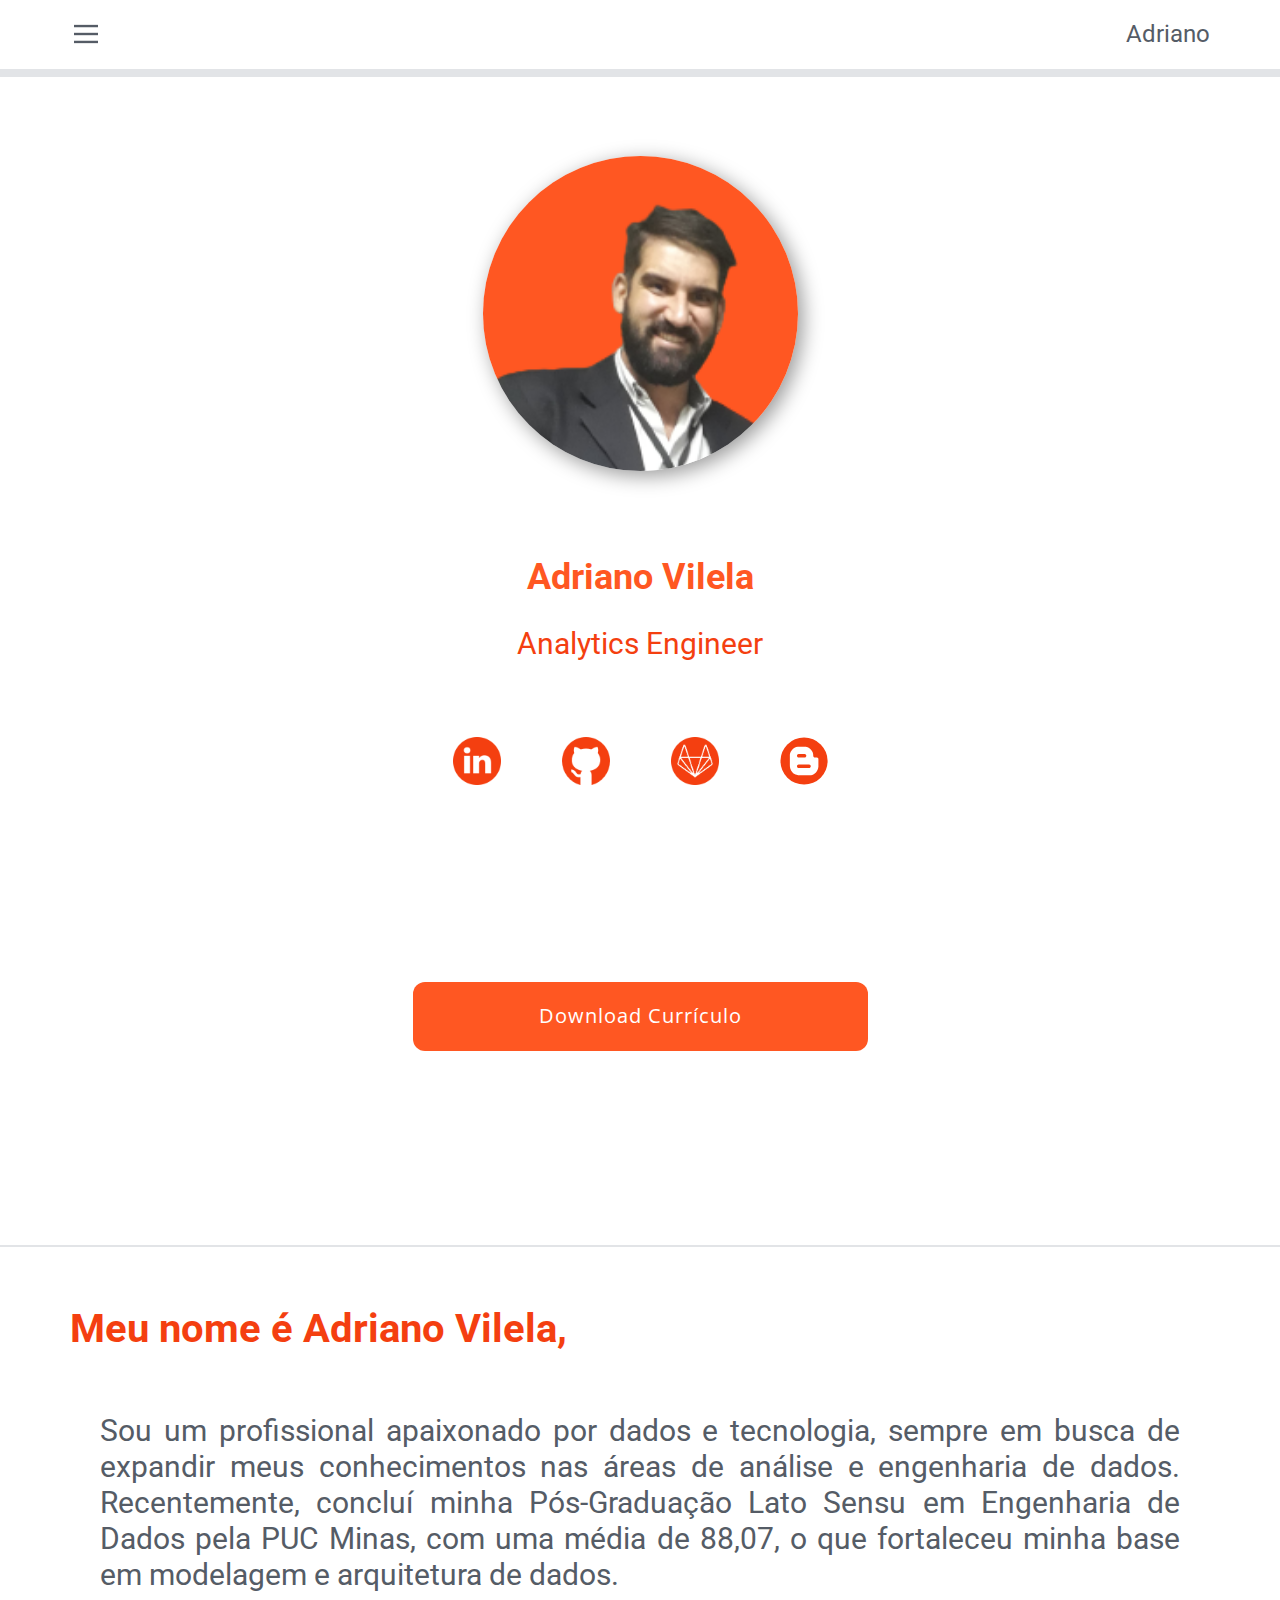
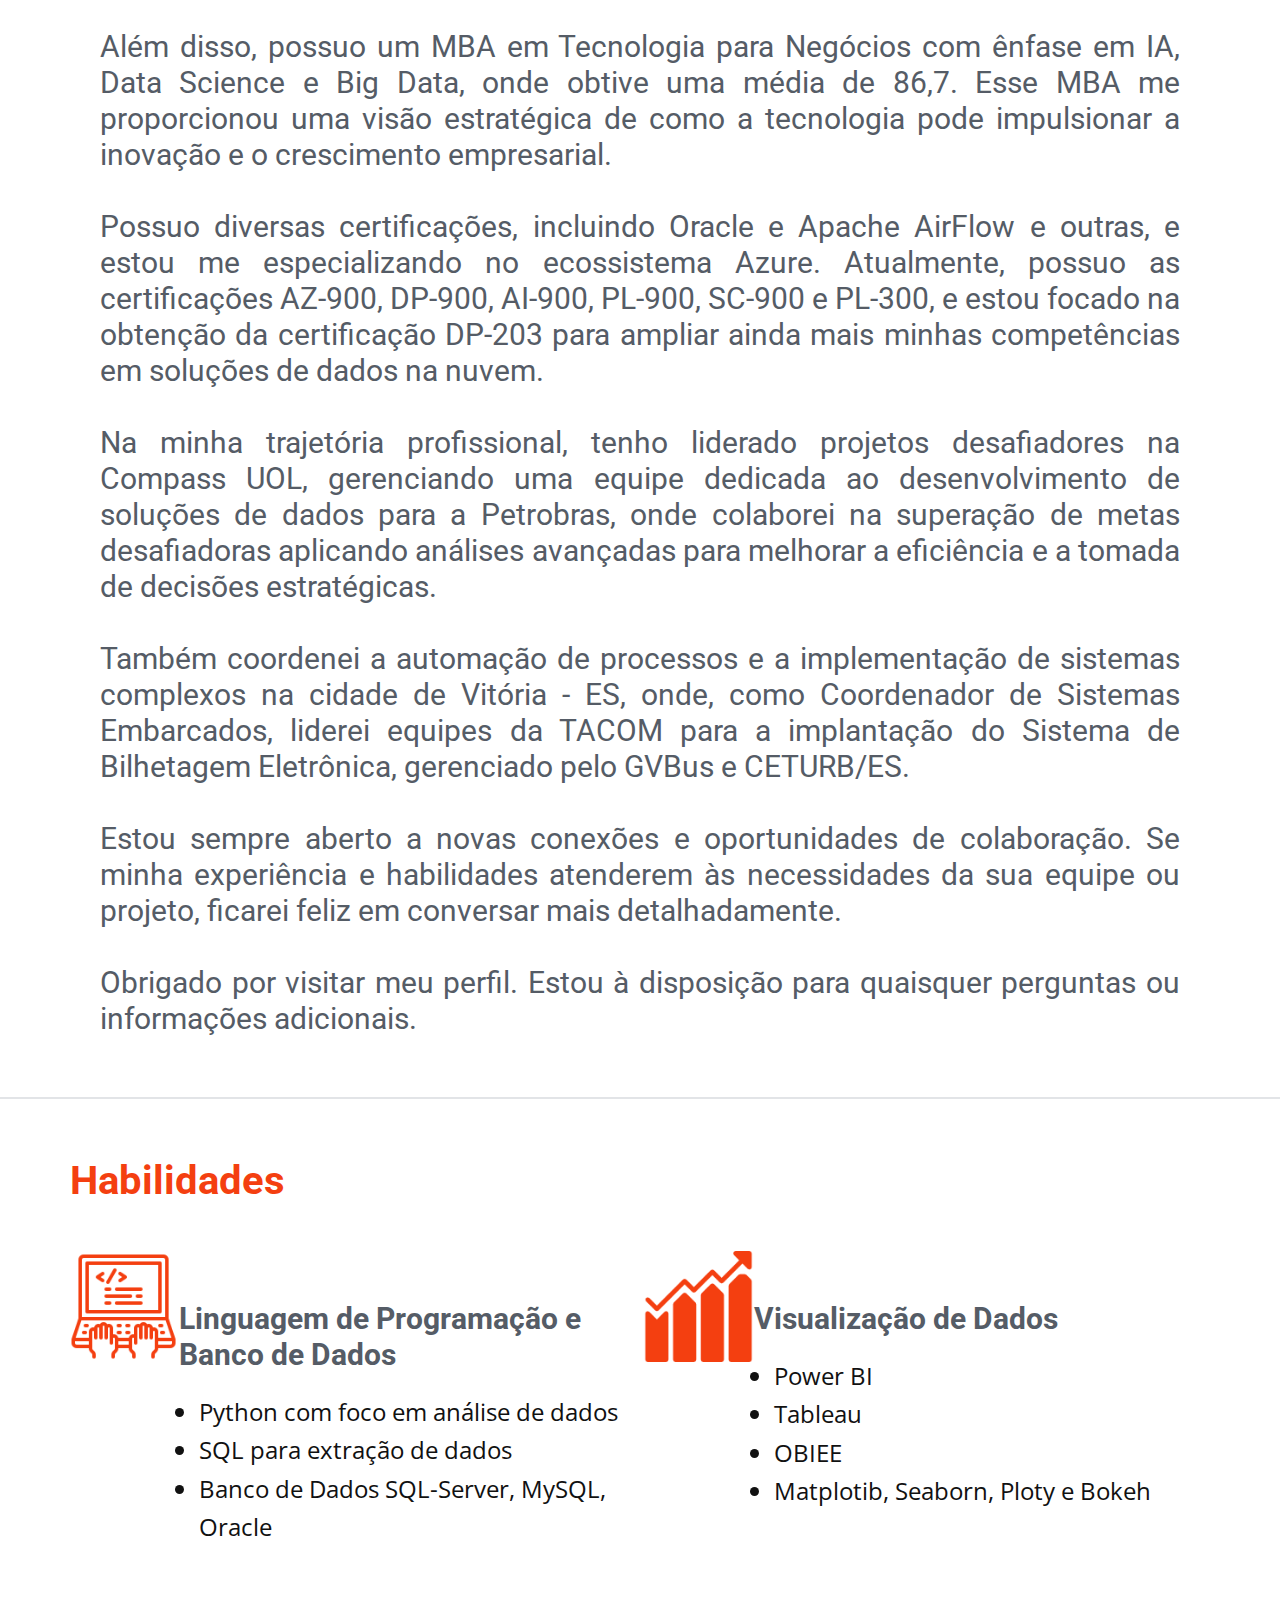
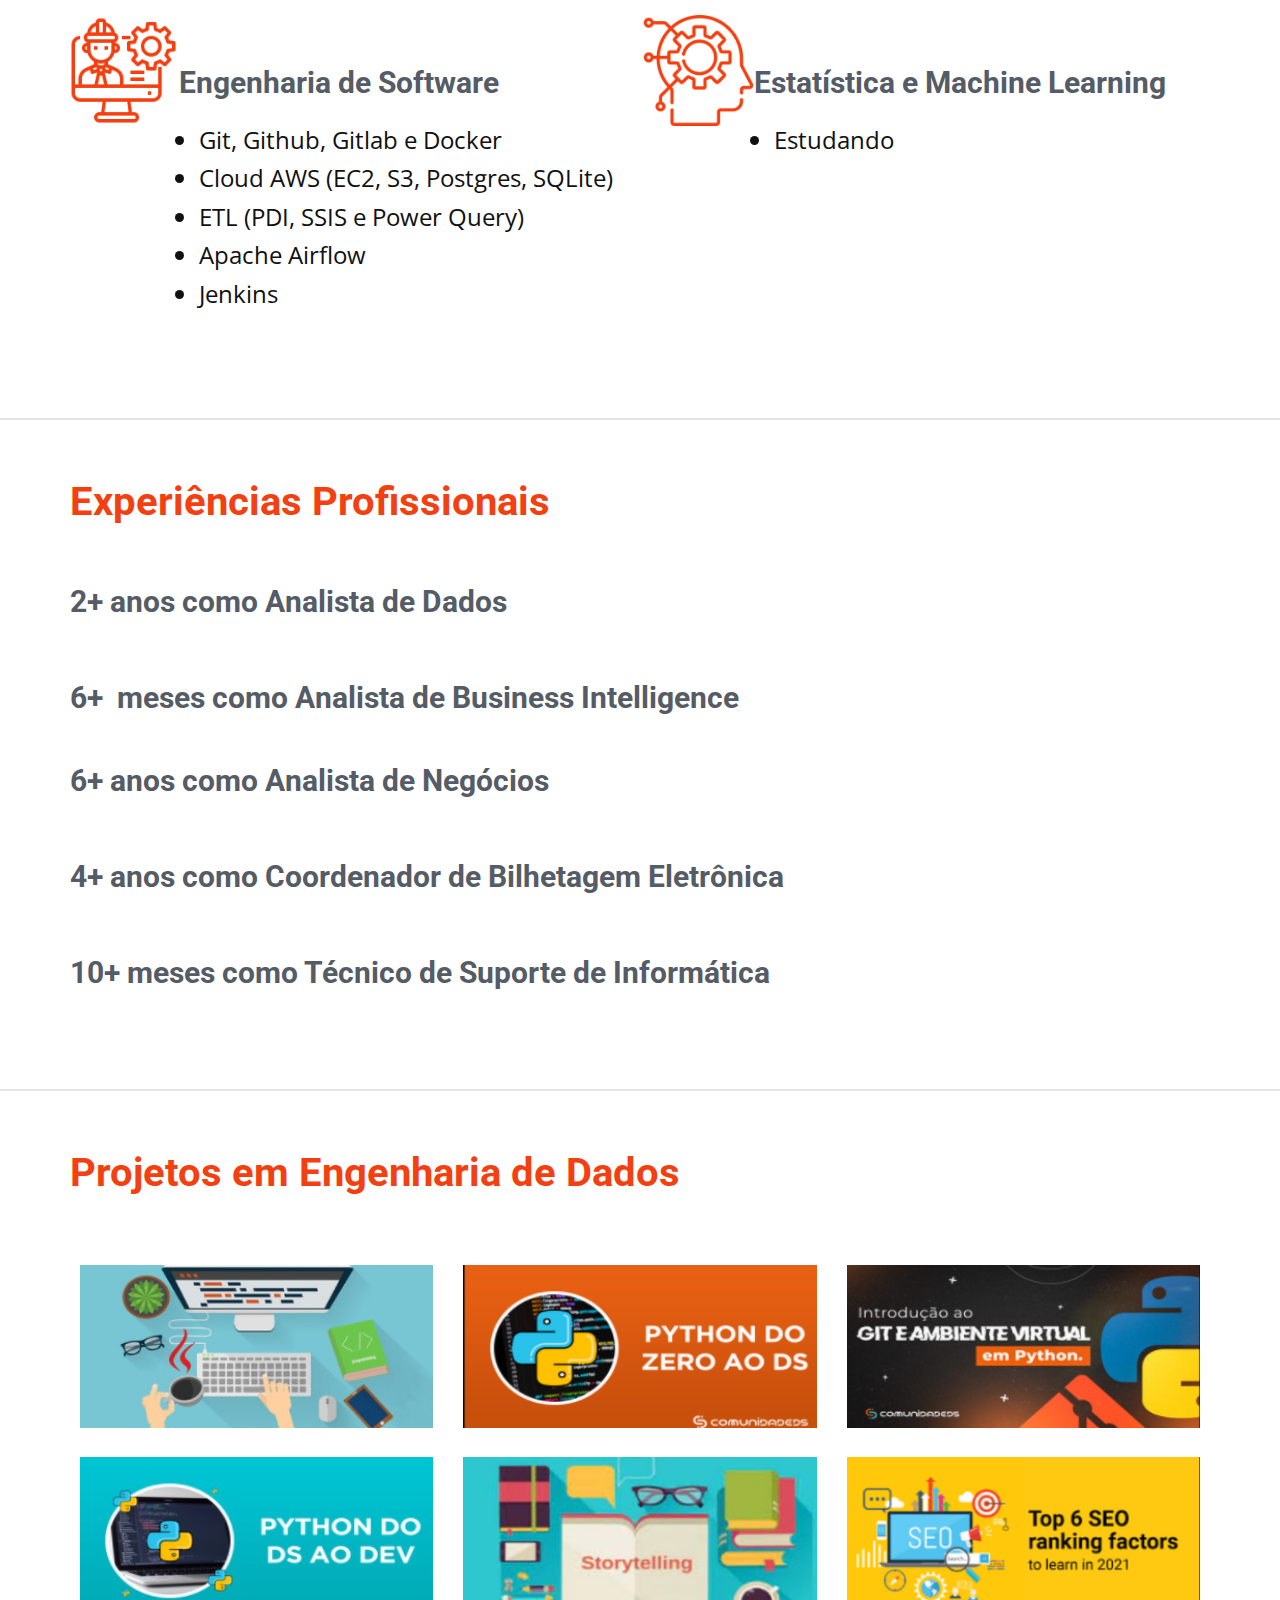
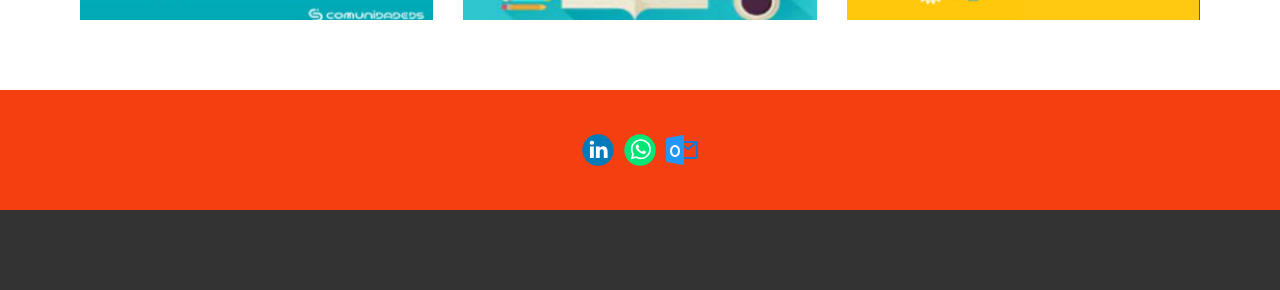
<file: index.html>
<!DOCTYPE html>
<html style="font-size: 16px;" lang="pt">
  <head>
    <meta name="viewport" content="width=device-width, initial-scale=1.0" />
    <meta charset="utf-8" />
    <meta name="keywords" content="Adriano Vilela" />
    <meta name="description" content="" />
    <title>Portfólio -&nbsp;Adriano Vilela</title>
    <link rel="stylesheet" href="nicepage.css" media="screen" />
    <link rel="stylesheet" href="Portfólio-Adriano-Vilela.css" media="screen" />
    <script class="u-script" type="text/javascript" src="jquery.js" defer=""></script>
    <script class="u-script" type="text/javascript" src="nicepage.js" defer=""></script>
    <meta name="generator" content="Nicepage 6.2.1, nicepage.com" />
    <link
      id="u-theme-google-font"
      rel="stylesheet"
      href="https://fonts.googleapis.com/css?family=Roboto:100,100i,300,300i,400,400i,500,500i,700,700i,900,900i|Open+Sans:300,300i,400,400i,500,500i,600,600i,700,700i,800,800i"
    />

    <script type="application/ld+json">
      {
        "@context": "http://schema.org",
        "@type": "Organization",
        "name": "Portfólio de Projetos",
        "sameAs": [
          "https://www.linkedin.com/in/adrianogvs/",
          "https://api.whatsapp.com/send?phone=5527988077337&text=Ol%C3%A1%2C%20seja%20bem-vindo(a)%20ao%20meu%20Whatsapp!",
          "adrianogvs@hotmail.com.br"
        ]
      }
    </script>
    <meta name="theme-color" content="#478ac9" />
    <meta property="og:title" content="Portfólio -&nbsp;Adriano Vilela" />
    <meta property="og:type" content="website" />
    <meta data-intl-tel-input-cdn-path="intlTelInput/" />
  </head>
  <body
    data-path-to-root="./"
    data-include-products="false"
    class="u-body u-overlap u-xl-mode"
    data-lang="pt"
  >
    <header
      class="u-border-8 u-border-custom-color-4 u-border-no-left u-border-no-right u-border-no-top u-clearfix u-custom-border u-header u-sticky u-sticky-c758 u-white u-header"
      id="sec-f16b"
    >
      <div class="u-clearfix u-sheet u-sheet-1">
        <nav
          class="u-align-left u-menu u-menu-hamburger u-offcanvas u-menu-1"
          data-responsive-from="XL"
        >
          <div class="menu-collapse">
            <a
              class="u-button-style u-nav-link u-text-palette-5-dark-2"
              href="#"
              style="padding: 4px; font-size: calc(1em + 8px);"
            >
              <svg
                class="u-svg-link"
                preserveAspectRatio="xMidYMin slice"
                viewBox="0 0 302 302"
                style=""
                ><use
                  xmlns:xlink="http://www.w3.org/1999/xlink"
                  xlink:href="#svg-5c50"
                ></use
              ></svg>
              <svg
                xmlns="http://www.w3.org/2000/svg"
                xmlns:xlink="http://www.w3.org/1999/xlink"
                version="1.1"
                id="svg-5c50"
                x="0px"
                y="0px"
                viewBox="0 0 302 302"
                style="enable-background:new 0 0 302 302;"
                xml:space="preserve"
                class="u-svg-content"
              >
                <g>
                  <rect y="36" width="302" height="30"></rect>
                  <rect y="236" width="302" height="30"></rect>
                  <rect y="136" width="302" height="30"></rect>
                </g>
              </svg>
            </a>
          </div>
          <div class="u-custom-menu u-nav-container">
            <ul class="u-nav u-unstyled u-nav-1">
              <li class="u-nav-item">
                <a
                  class="u-button-style u-nav-link u-text-active-palette-1-base u-text-hover-palette-2-base"
                  href="Portfólio-Adriano-Vilela.html"
                  style="padding: 10px 20px;"
                  >Portfólio -&nbsp;Adriano Vilela</a
                >
              </li>
              <li class="u-nav-item">
                <a
                  class="u-button-style u-nav-link u-text-active-palette-1-base u-text-hover-palette-2-base"
                  href="Portfólio-Adriano-Vilela.html#sec-cb56"
                  style="padding: 10px 20px;"
                  >Sobre</a
                >
              </li>
              <li class="u-nav-item">
                <a
                  class="u-button-style u-nav-link u-text-active-palette-1-base u-text-hover-palette-2-base"
                  href="Portfólio-Adriano-Vilela.html#sec-140b"
                  style="padding: 10px 20px;"
                  >Skills</a
                >
              </li>
              <li class="u-nav-item">
                <a
                  class="u-button-style u-nav-link u-text-active-palette-1-base u-text-hover-palette-2-base"
                  href="Portfólio-Adriano-Vilela.html#carousel_1320"
                  style="padding: 10px 20px;"
                  >Experiências</a
                >
              </li>
              <li class="u-nav-item">
                <a
                  class="u-button-style u-nav-link u-text-active-palette-1-base u-text-hover-palette-2-base"
                  href="Portfólio-Adriano-Vilela.html#sec-0127"
                  style="padding: 10px 20px;"
                  >Projetos</a
                >
              </li>
              <li class="u-nav-item">
                <a
                  class="u-button-style u-nav-link u-text-active-palette-1-base u-text-hover-palette-2-base"
                  href="Contact.html"
                  style="padding: 10px 20px;"
                  >Contact</a
                >
              </li>
            </ul>
          </div>
          <div class="u-custom-menu u-nav-container-collapse">
            <div
              class="u-align-center u-container-style u-custom-color-6 u-inner-container-layout u-opacity u-opacity-95 u-sidenav u-sidenav-1"
              data-offcanvas-width="402"
            >
              <div class="u-inner-container-layout u-sidenav-overflow">
                <div class="u-menu-close"></div>
                <ul
                  class="u-align-left u-nav u-popupmenu-items u-spacing-6 u-unstyled u-nav-2"
                >
                  <li class="u-nav-item">
                    <a
                      class="u-button-style u-nav-link"
                      href="Portfólio-Adriano-Vilela.html"
                      style="padding: 24px 20px;"
                      >Portfólio -&nbsp;Adriano Vilela</a
                    >
                  </li>
                  <li class="u-nav-item">
                    <a
                      class="u-button-style u-nav-link"
                      href="Portfólio-Adriano-Vilela.html#sec-cb56"
                      style="padding: 24px 20px;"
                      >Sobre</a
                    >
                  </li>
                  <li class="u-nav-item">
                    <a
                      class="u-button-style u-nav-link"
                      href="Portfólio-Adriano-Vilela.html#sec-140b"
                      style="padding: 24px 20px;"
                      >Skills</a
                    >
                  </li>
                  <li class="u-nav-item">
                    <a
                      class="u-button-style u-nav-link"
                      href="Portfólio-Adriano-Vilela.html#carousel_1320"
                      style="padding: 24px 20px;"
                      >Experiências</a
                    >
                  </li>
                  <li class="u-nav-item">
                    <a
                      class="u-button-style u-nav-link"
                      href="Portfólio-Adriano-Vilela.html#sec-0127"
                      style="padding: 24px 20px;"
                      >Projetos</a
                    >
                  </li>
                  <li class="u-nav-item">
                    <a
                      class="u-button-style u-nav-link"
                      href="Contact.html"
                      style="padding: 24px 20px;"
                      >Contact</a
                    >
                  </li>
                </ul>
              </div>
            </div>
            <div class="u-black u-menu-overlay u-opacity u-opacity-70"></div>
          </div>
        </nav>
        <h3 class="u-headline u-text u-text-default u-text-palette-5-dark-2 u-text-1">
          <a href="/">Adriano </a>
        </h3>
      </div>
      <style
        class="u-sticky-style"
        data-style-id="c758"
      >
        .u-sticky-fixed.u-sticky-c758:before,
        .u-body.u-sticky-fixed .u-sticky-c758:before {
          borders: top right bottom left !important;
          border-color: #ffffff !important;
          border-width: 2px !important;
        }
      </style>
    </header>
    <section
      class="u-align-center u-border-2 u-border-white u-clearfix u-lightbox u-section-1"
      id="sec-a665"
    >
      <div class="u-clearfix u-sheet u-sheet-1">
        <div
          alt=""
          class="u-image u-image-circle u-image-1"
          data-image-width="195"
          data-image-height="180"
        ></div>
        <h2 class="u-text u-text-custom-color-6 u-text-default u-text-1">
          Adriano Vilela
        </h2>
        <h3 class="u-text u-text-custom-color-1 u-text-default u-text-2">
          Analytics Engineer
        </h3>
        <div class="u-social-icons u-spacing-61 u-social-icons-1">
          <a
            class="u-social-url"
            title="LinkedIn"
            target="_blank"
            href="https://www.linkedin.com/in/adrianogvs/"
            ><span
              class="u-file-icon u-icon u-social-facebook u-social-icon u-text-custom-color-1 u-icon-1"
              ><img src="images/1384014-fa247c09.png" alt=""
            /></span>
          </a>
          <a
            class="u-social-url"
            title="GitHub"
            target="_blank"
            href="https://github.com/Adrianogvs"
            ><span
              class="u-file-icon u-icon u-social-icon u-social-twitter u-text-custom-color-1 u-icon-2"
              ><img src="images/1051326-485e551b.png" alt=""
            /></span>
          </a>
          <a
            class="u-social-url"
            title="Gitlab"
            target="_blank"
            href="https://gitlab.com/Adriano.gvs"
            ><span
              class="u-file-icon u-icon u-social-icon u-social-instagram u-text-custom-color-1 u-icon-3"
              ><img src="images/5968900-95387920.png" alt=""
            /></span>
          </a>
          <a
            class="u-social-url"
            target="_blank"
            data-type="Blogspot"
            title="Blogspot"
            href="https://www.blogger.com/profile/15082391310404117494"
            ><span
              class="u-icon u-social-blogspot u-social-icon u-text-custom-color-1 u-icon-4"
              ><svg
                class="u-svg-link"
                preserveAspectRatio="xMidYMin slice"
                viewBox="0 0 112 112"
                style=""
                ><use
                  xmlns:xlink="http://www.w3.org/1999/xlink"
                  xlink:href="#svg-7434"
                ></use></svg
              ><svg
                class="u-svg-content"
                viewBox="0 0 112 112"
                x="0"
                y="0"
                id="svg-7434"
              >
                <circle fill="currentColor" cx="56.1" cy="56.1" r="55"></circle>
                <path
                  id="Blogger"
                  fill="#FFFFFF"
                  d="M82.9,47.9c-4.4,0-5.4-2.3-5.4-5.4s-0.7-7.9-6.2-13.7C65.9,23.2,59.6,23,59.6,23
	s-12.5,0-17.9,0c-5.8,0-10.2,3.2-14.2,7.9c-5,5.9-4.5,12-4.5,12s0,18.7,0,23.2s0.5,10.4,6.3,16.8c5.8,6.4,14.9,6.3,14.9,6.3H68
	c7,0,11-2.1,15.9-6.6c5.3-4.8,5.7-13.7,5.7-13.7s0-14.7,0-17.4C89.6,48.7,87.3,47.9,82.9,47.9z M39.7,43.3c0-2,1.7-3.7,3.7-3.7h14.2
	c2,0,3.7,1.7,3.7,3.7v0.9c0,2-1.7,3.7-3.7,3.7H43.4c-2,0-3.7-1.7-3.7-3.7V43.3z M71.7,68.6c0,2-1.7,3.7-3.7,3.7H43.4
	c-2,0-3.7-1.7-3.7-3.7v-0.9c0-2,1.7-3.7,3.7-3.7H68c2,0,3.7,1.7,3.7,3.7V68.6z"
                ></path></svg
              ></span>
          </a>
        </div>
        <a
          href="files/Adriano Geraldo Vilela Da Silva.pdf"
          class="u-active-grey-75 u-btn u-btn-round u-button-style u-custom-color-6 u-file-link u-hover-palette-5-dark-1 u-radius-12 u-text-body-alt-color u-btn-1"
          target="_blank"
          >Download Currículo</a
        >
      </div>
    </section>
    <section
      class="skrollable u-border-2 u-border-custom-color-4 u-border-no-bottom u-border-no-left u-border-no-right u-clearfix u-custom-border u-section-2"
      id="sec-cb56"
    >
      <div
        class="u-clearfix u-sheet u-valign-middle-lg u-valign-middle-md u-valign-middle-sm u-valign-middle-xl u-sheet-1"
      >
        <div
          class="data-layout-selected u-clearfix u-expanded-width u-gutter-0 u-layout-spacing-vertical u-layout-wrap u-layout-wrap-1"
        >
          <div class="u-layout">
            <div class="u-layout-row">
              <div
                class="u-container-style u-layout-cell u-right-cell u-size-60 u-layout-cell-1"
                src=""
              >
                <div class="u-container-layout u-container-layout-1">
                  <h2 class="u-text u-text-custom-color-1 u-text-1">
                    Meu nome é Adriano Vilela,
                  </h2>
                  <h3
                    class="u-align-justify u-text u-text-palette-5-dark-2 u-text-2"
                  >
                    Sou um profissional apaixonado por dados e tecnologia,
                    sempre em busca de expandir meus conhecimentos nas áreas de
                    análise e engenharia de dados. Recentemente, concluí minha
                    Pós-Graduação Lato Sensu em Engenharia de Dados pela PUC
                    Minas, com uma média de 88,07, o que fortaleceu minha base
                    em modelagem e arquitetura de dados.<br />
                    <br />Além disso, possuo um MBA em Tecnologia para Negócios
                    com ênfase em IA, Data Science e Big Data, onde obtive uma
                    média de 86,7. Esse MBA me proporcionou uma visão estratégica de como a tecnologia pode impulsionar a inovação e o
                    crescimento empresarial.<br />
                    <br />Possuo diversas certificações, incluindo Oracle e
                    Apache AirFlow e outras, e estou me especializando no
                    ecossistema Azure. Atualmente, possuo as certificações
                    AZ-900, DP-900, AI-900, PL-900, SC-900 e PL-300, e estou focado na obtenção da
                    certificação DP-203 para ampliar ainda mais minhas
                    competências em soluções de dados na nuvem.<br />
                    <br />Na minha trajetória profissional, tenho liderado
                    projetos desafiadores na Compass UOL, gerenciando uma equipe
                    dedicada ao desenvolvimento de soluções de dados para a
                    Petrobras, onde colaborei na superação de metas
                    desafiadoras aplicando análises avançadas para melhorar a
                    eficiência e a tomada de decisões estratégicas.<br />
                    <br />Também coordenei a automação de processos e a
                    implementação de sistemas complexos na cidade de Vitória -
                    ES, onde, como Coordenador de Sistemas Embarcados, liderei
                    equipes da TACOM para a implantação do Sistema de Bilhetagem
                    Eletrônica, gerenciado pelo GVBus e CETURB/ES.<br />
                    <br />Estou sempre aberto a novas conexões e oportunidades
                    de colaboração. Se minha experiência e habilidades atenderem
                    às necessidades da sua equipe ou projeto, ficarei feliz em
                    conversar mais detalhadamente.<br />
                    <br />Obrigado por visitar meu perfil. Estou à disposição
                    para quaisquer perguntas ou informações adicionais.
                  </h3>
                </div>
              </div>
            </div>
          </div>
        </div>
      </div>
    </section>
    <section
      class="u-align-center u-border-2 u-border-custom-color-4 u-border-no-bottom u-border-no-left u-border-no-right u-clearfix u-custom-border u-section-3"
      id="sec-140b"
    >
      <div
        class="u-clearfix u-sheet u-valign-middle-lg u-valign-middle-xl u-sheet-1"
      >
        <h2
          class="u-align-left u-text u-text-custom-color-1 u-text-default-sm u-text-default-xs u-text-1"
        >
          Habilidades <span style="font-weight: 700;"></span>
        </h2>
        <div class="u-expanded-width u-layout-grid u-list u-list-1">
          <div class="u-repeater u-repeater-1">
            <div class="u-container-style u-list-item u-repeater-item u-list-item-1">
              <div
                class="u-container-layout u-similar-container u-valign-bottom-lg u-valign-bottom-md u-valign-bottom-sm u-valign-bottom-xs u-valign-top-xl u-container-layout-1"
              >
                <span
                  class="u-file-icon u-icon u-icon-circle u-spacing-24 u-text-custom-color-1 u-white u-icon-1"
                  ><img src="images/4667837-2ec32fbe.png" alt=""
                /></span>
                <div class="u-container-style u-group u-group-1">
                  <div class="u-container-layout u-container-layout-2">
                    <h5 class="u-text u-text-palette-5-dark-2 u-text-2">
                      Linguagem de Programação e Banco de Dados
                    </h5>
                    <ul class="u-text u-text-3">
                      <li>Python com foco em análise de dados<br /></li>
                      <li> SQL para extração de dados<br /></li>
                      <li>Banco de Dados SQL-Server, MySQL, Oracle</li>
                    </ul>
                  </div>
                </div>
              </div>
            </div>
            <div class="u-container-style u-list-item u-repeater-item u-list-item-2">
              <div
                class="u-container-layout u-similar-container u-valign-bottom-lg u-valign-bottom-md u-valign-bottom-sm u-valign-bottom-xs u-valign-top-xl u-container-layout-3"
              >
                <span
                  class="u-file-icon u-icon u-icon-circle u-spacing-24 u-text-custom-color-1 u-white u-icon-2"
                  ><img src="images/893214-8ecd903a.png" alt=""
                /></span>
                <div class="u-container-style u-group u-video-cover u-group-2">
                  <div class="u-container-layout u-container-layout-4">
                    <h5 class="u-text u-text-palette-5-dark-2 u-text-4">
                      Visualização de Dados
                    </h5>
                    <ul class="u-text u-text-5">
                      <li>Power BI</li>
                      <li>Tableau</li>
                      <li>OBIEE</li>
                      <li>Matplotib, Seaborn, Ploty e Bokeh</li>
                    </ul>
                  </div>
                </div>
              </div>
            </div>
            <div class="u-container-style u-list-item u-repeater-item u-list-item-3">
              <div
                class="u-container-layout u-similar-container u-valign-bottom-lg u-valign-bottom-md u-valign-bottom-sm u-valign-bottom-xs u-valign-top-xl u-container-layout-5"
              >
                <span
                  class="u-file-icon u-icon u-icon-circle u-spacing-24 u-text-custom-color-1 u-white u-icon-3"
                  ><img src="images/2704969-38bb192c.png" alt=""
                /></span>
                <div class="u-container-style u-group u-video-cover u-group-3">
                  <div class="u-container-layout u-container-layout-6">
                    <h5 class="u-text u-text-palette-5-dark-2 u-text-6">
                      Engenharia de Software
                    </h5>
                    <ul class="u-text u-text-7">
                      <li>Git, Github, Gitlab e Docker</li>
                      <li>Cloud AWS (EC2, S3, Postgres, SQLite)</li>
                      <li> ETL (PDI, SSIS e Power Query)</li>
                      <li>Apache Airflow</li>
                      <li>Jenkins</li>
                    </ul>
                  </div>
                </div>
              </div>
            </div>
            <div class="u-container-style u-list-item u-repeater-item u-list-item-4">
              <div
                class="u-container-layout u-similar-container u-valign-bottom-lg u-valign-bottom-md u-valign-bottom-sm u-valign-bottom-xs u-valign-top-xl u-container-layout-7"
              >
                <span
                  class="u-file-icon u-icon u-icon-circle u-spacing-24 u-text-custom-color-1 u-white u-icon-4"
                  ><img src="images/5190582-d4907910.png" alt=""
                /></span>
                <div class="u-container-style u-group u-video-cover u-group-4">
                  <div class="u-container-layout u-container-layout-8">
                    <h5 class="u-text u-text-palette-5-dark-2 u-text-8">
                      Estatística e Machine Learning
                    </h5>
                    <ul class="u-text u-text-9">
                      <li>Estudando</li>
                    </ul>
                  </div>
                </div>
              </div>
            </div>
          </div>
        </div>
      </div>
    </section>
    <section
      class="u-align-center u-border-2 u-border-custom-color-4 u-border-no-left u-border-no-right u-clearfix u-custom-border u-section-4"
      id="carousel_1320"
    >
      <div class="u-clearfix u-sheet u-sheet-1">
        <h2 class="u-align-left u-text u-text-custom-color-1 u-text-1">
          Experiências Profissionais<span style="font-weight: 700;"></span>
        </h2>
        <h3 class="u-text u-text-default u-text-palette-5-dark-2 u-text-2">
          2+ anos como Analista de Dados
        </h3>
        <h3 class="u-text u-text-default u-text-palette-5-dark-2 u-text-3">
          6+&nbsp; meses como Analista de Business Intelligence
        </h3>
        <h3 class="u-text u-text-default u-text-palette-5-dark-2 u-text-4">
          6+ anos como Analista de Negócios
        </h3>
        <h3 class="u-text u-text-default u-text-palette-5-dark-2 u-text-5">
          4+ anos como Coordenador de Bilhetagem Eletrônica
        </h3>
        <h3 class="u-text u-text-default u-text-palette-5-dark-2 u-text-6">
          10+ meses como Técnico de Suporte de Informática
        </h3>
      </div>
    </section>
    <section class="u-clearfix u-section-5" id="sec-0127">
      <div class="u-clearfix u-sheet u-sheet-1">
        <h2 class="u-text u-text-custom-color-1 u-text-default u-text-1">
          Projetos em Engenharia de Dados
        </h2>
        <div class="u-expanded-width u-list u-list-1">
          <div class="u-repeater u-repeater-1">
            <div class="u-container-style u-list-item u-repeater-item u-shape-rectangle">
              <div
                class="u-container-layout u-similar-container u-valign-middle u-container-layout-1"
              >
                <img
                  class="u-expanded-width u-image u-image-default u-image-1"
                  src="images/img1.png"
                  alt=""
                  data-image-width="341"
                  data-image-height="169"
                  data-href="https://github.com/Adrianogvs/001_Postgraduate_Data_Engineering"
                />
              </div>
            </div>
            <div class="u-container-style u-list-item u-repeater-item u-shape-rectangle">
              <div
                class="u-container-layout u-similar-container u-valign-middle u-container-layout-2"
              >
                <img
                  class="u-expanded-width u-image u-image-default u-image-2"
                  src="images/img2.png"
                  alt=""
                  data-image-width="342"
                  data-image-height="170"
                />
              </div>
            </div>
            <div class="u-container-style u-list-item u-repeater-item u-shape-rectangle">
              <div
                class="u-container-layout u-similar-container u-valign-middle u-container-layout-3"
              >
                <img
                  class="u-expanded-width u-image u-image-default u-image-3"
                  src="images/img3.png"
                  alt=""
                  data-image-width="338"
                  data-image-height="169"
                />
              </div>
            </div>
            <div class="u-container-style u-list-item u-repeater-item u-shape-rectangle">
              <div
                class="u-container-layout u-similar-container u-valign-middle u-container-layout-4"
              >
                <img
                  class="u-expanded-width u-image u-image-default u-image-4"
                  src="images/img4.png"
                  alt=""
                  data-image-width="340"
                  data-image-height="168"
                />
              </div>
            </div>
            <div class="u-container-style u-list-item u-repeater-item u-shape-rectangle">
              <div
                class="u-container-layout u-similar-container u-valign-middle u-container-layout-5"
              >
                <img
                  class="u-expanded-width u-image u-image-default u-image-5"
                  src="images/img7.png"
                  alt=""
                  data-image-width="338"
                  data-image-height="171"
                />
              </div>
            </div>
            <div class="u-container-style u-list-item u-repeater-item u-shape-rectangle">
              <div
                class="u-container-layout u-similar-container u-valign-middle u-container-layout-6"
              >
                <img
                  class="u-expanded-width u-image u-image-default u-image-6"
                  src="images/img8.png"
                  alt=""
                  data-image-width="341"
                  data-image-height="166"
                />
              </div>
            </div>
          </div>
        </div>
      </div>
    </section>
    <style class="u-overlap-style">
      .u-overlap:not(.u-sticky-scroll) .u-header {
        background-color: #ffffff !important;
      }
    </style>

    <footer class="u-clearfix u-custom-color-1 u-footer" id="sec-0ba6">
      <div class="u-clearfix u-sheet u-sheet-1">
        <div class="u-align-left u-social-icons u-spacing-10 u-social-icons-1">
          <a
            class="u-social-url"
            title="linkedin"
            target="_blank"
            href="https://www.linkedin.com/in/adrianogvs/"
            ><span class="u-icon u-social-icon u-social-linkedin u-icon-1"
              ><svg
                class="u-svg-link"
                preserveAspectRatio="xMidYMin slice"
                viewBox="0 0 112 112"
                style=""
                ><use
                  xmlns:xlink="http://www.w3.org/1999/xlink"
                  xlink:href="#svg-ad49"
                ></use></svg
              ><svg
                class="u-svg-content"
                viewBox="0 0 112 112"
                x="0"
                y="0"
                id="svg-ad49"
              >
                <circle fill="currentColor" cx="56.1" cy="56.1" r="55"></circle>
                <path
                  fill="#FFFFFF"
                  d="M41.3,83.7H27.9V43.4h13.4V83.7z M34.6,37.9L34.6,37.9c-4.6,0-7.5-3.1-7.5-7c0-4,3-7,7.6-7s7.4,3,7.5,7
            C42.2,34.8,39.2,37.9,34.6,37.9z M89.6,83.7H76.2V62.2c0-5.4-1.9-9.1-6.8-9.1c-3.7,0-5.9,2.5-6.9,4.9c-0.4,0.9-0.4,2.1-0.4,3.3v22.5
            H48.7c0,0,0.2-36.5,0-40.3h13.4v5.7c1.8-2.7,5-6.7,12.1-6.7c8.8,0,15.4,5.8,15.4,18.1V83.7z"
                ></path></svg
              ></span>
          </a>
          <a
            class="u-social-url"
            target="_blank"
            data-type="Whatsapp"
            title="Whatsapp"
            href="https://api.whatsapp.com/send?phone=5527988077337&amp;text=Ol%C3%A1%2C%20seja%20bem-vindo(a)%20ao%20meu%20Whatsapp!"
            ><span class="u-icon u-social-icon u-social-whatsapp u-icon-2"
              ><svg
                class="u-svg-link"
                preserveAspectRatio="xMidYMin slice"
                viewBox="0 0 112 112"
                style=""
                ><use
                  xmlns:xlink="http://www.w3.org/1999/xlink"
                  xlink:href="#svg-d488"
                ></use></svg
              ><svg
                class="u-svg-content"
                viewBox="0 0 112 112"
                x="0"
                y="0"
                id="svg-d488"
              >
                <circle fill="currentColor" cx="56.1" cy="56.1" r="55"></circle>
                <path
                  fill="#FFFFFF"
                  d="M83.8,28.3C77.2,21.7,68.4,18,59,18c-19.3,0-35.1,15.7-35.1,35.1c0,6.2,1.6,12.2,4.7,17.5l-5,18.2L42.2,84
	c5.1,2.8,10.9,4.3,16.8,4.3h0l0,0c19.3,0,35.1-15.7,35.1-35.1C94.1,43.8,90.5,35,83.8,28.3 M59,82.3L59,82.3
	c-5.2,0-10.4-1.4-14.9-4.1l-1.1-0.6l-11,2.9L35,69.8l-0.7-1.1c-2.9-4.6-4.5-10-4.5-15.5C29.8,37,42.9,24,59,24
	c7.8,0,15.1,3,20.6,8.6c5.5,5.5,8.5,12.8,8.5,20.6C88.2,69.2,75.1,82.3,59,82.3 M75,60.5c-0.9-0.4-5.2-2.6-6-2.9
	c-0.8-0.3-1.4-0.4-2,0.4s-2.3,2.9-2.8,3.4c-0.5,0.6-1,0.7-1.9,0.2c-0.9-0.4-3.7-1.4-7.1-4.4c-2.6-2.3-4.4-5.2-4.9-6.1
	c-0.5-0.9-0.1-1.4,0.4-1.8c0.4-0.4,0.9-1,1.3-1.5c0.4-0.5,0.6-0.9,0.9-1.5c0.3-0.6,0.1-1.1-0.1-1.5c-0.2-0.4-2-4.8-2.7-6.5
	c-0.7-1.7-1.4-1.5-2-1.5c-0.5,0-1.1,0-1.7,0c-0.6,0-1.5,0.2-2.3,1.1c-0.8,0.9-3.1,3-3.1,7.3c0,4.3,3.1,8.5,3.6,9.1
	c0.4,0.6,6.2,9.4,15,13.2c2.1,0.9,3.7,1.4,5,1.8c2.1,0.7,4,0.6,5.5,0.3c1.7-0.3,5.2-2.1,5.9-4.2c0.7-2,0.7-3.8,0.5-4.2
	C76.5,61.1,75.9,60.9,75,60.5"
                ></path></svg
              ></span>
          </a>
          <a
            class="u-social-url"
            target="_blank"
            data-type="Custom"
            title="Custom"
            href="adrianogvs@hotmail.com.br"
            ><span class="u-file-icon u-icon u-social-custom u-social-icon u-icon-3"
              ><img src="images/732223.png" alt=""
            /></span>
          </a>
        </div>
      </div>
    </footer>
    <section class="u-backlink u-clearfix u-grey-80">
      <a class="u-link" href="" target="_blank"> <span></span> </a>
      <p class="u-text"> <span></span> </p>
      <a class="u-link" href="" target="_blank"> <span></span> </a>
    </section>
  </body>
</html>
</file>
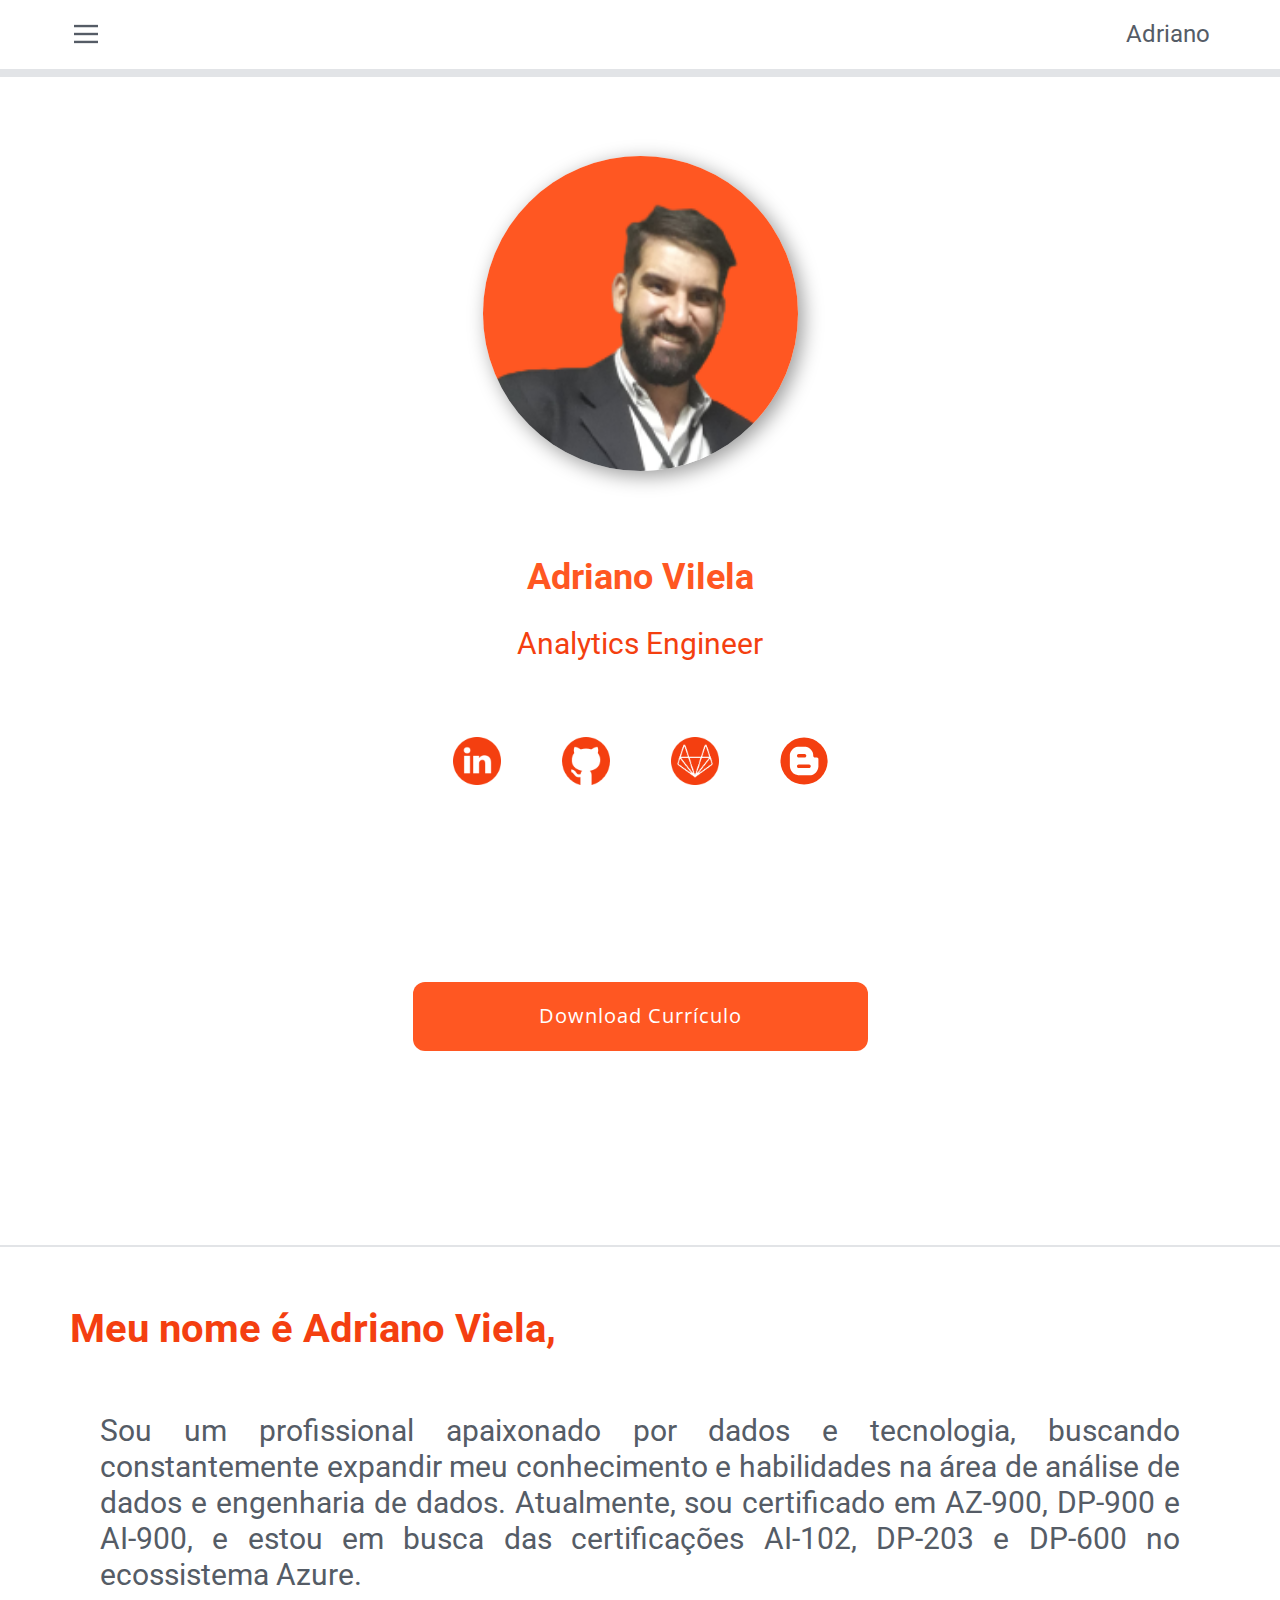
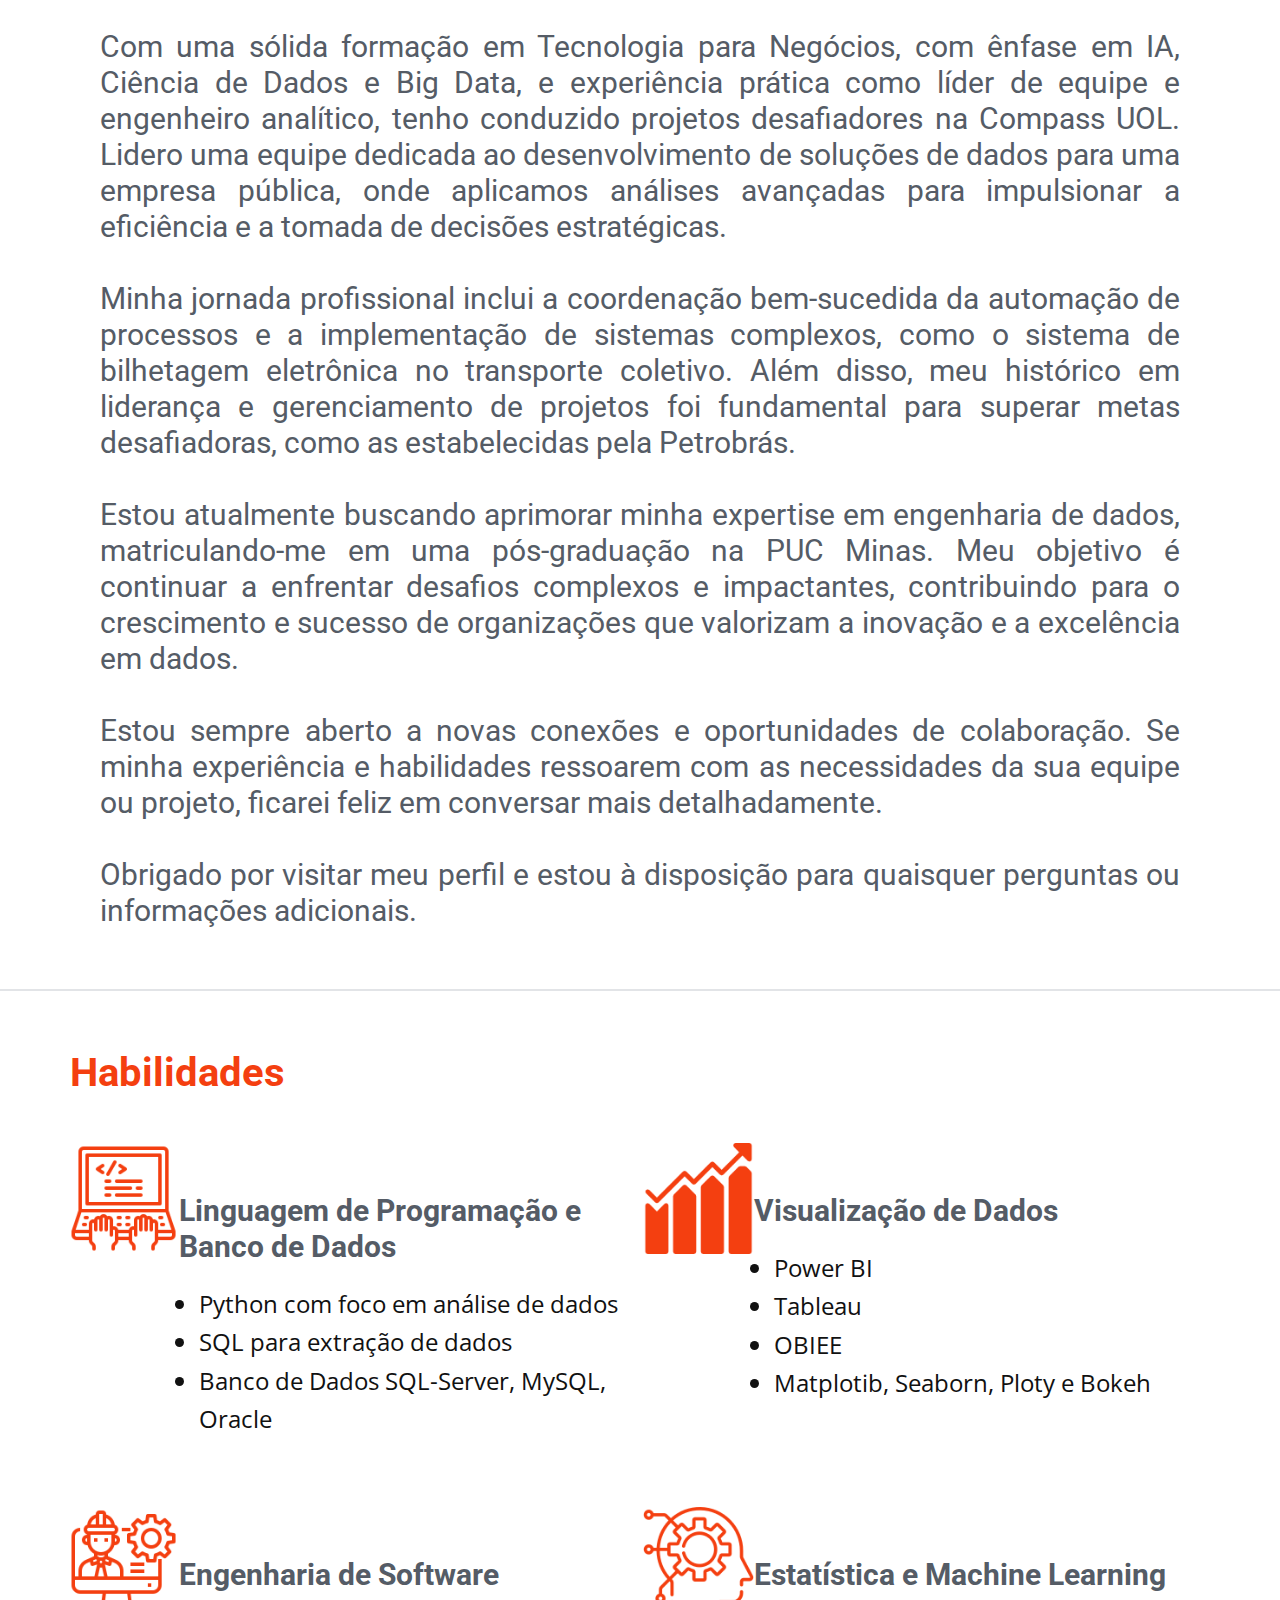
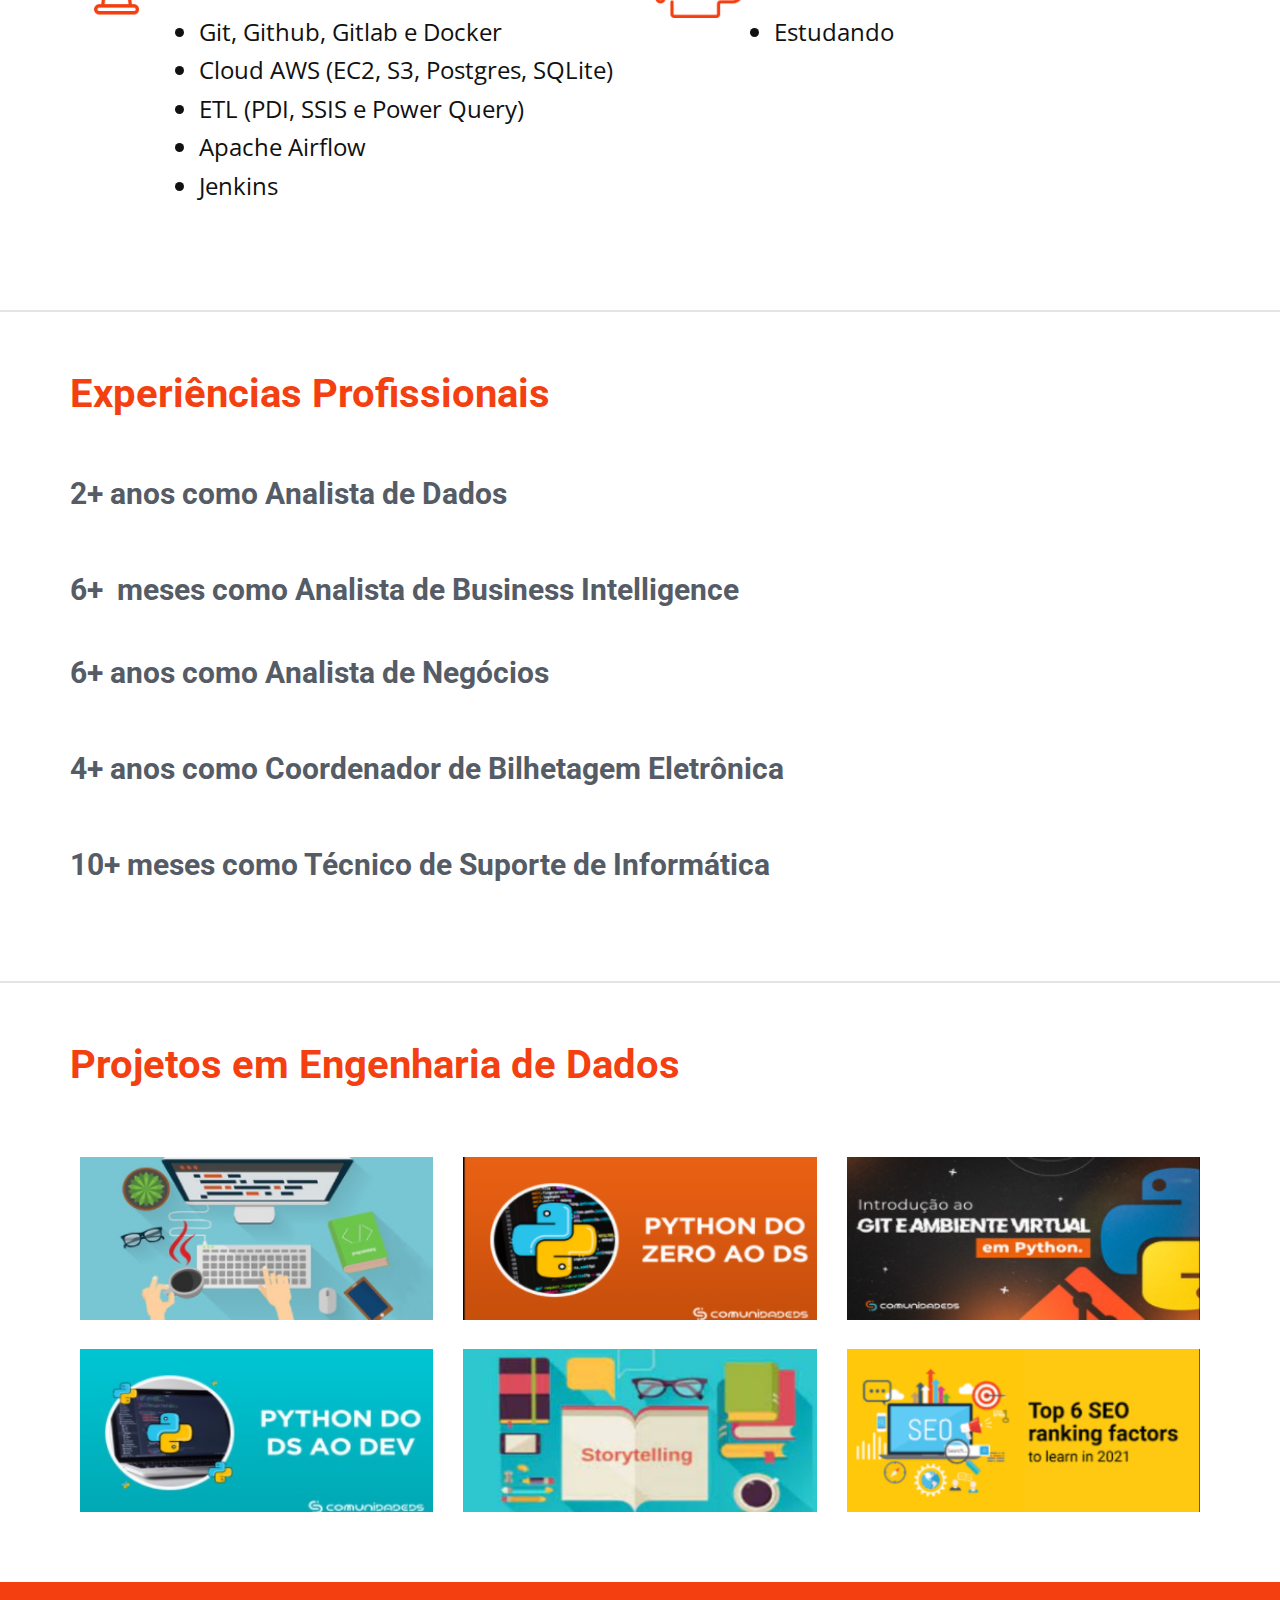
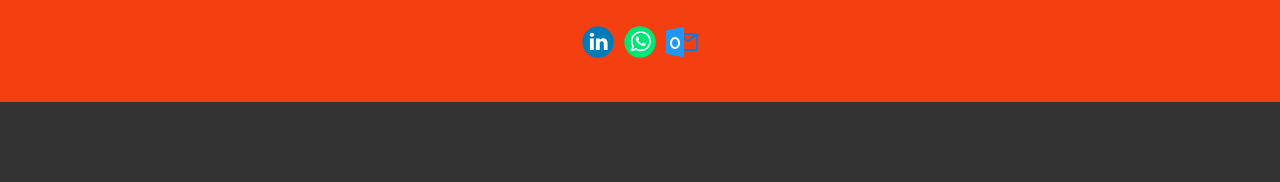
<file: Portfólio---Adriano-Vilela.html>
<!DOCTYPE html>
<html style="font-size: 16px;" lang="pt"><head>
    <meta name="viewport" content="width=device-width, initial-scale=1.0">
    <meta charset="utf-8">
    <meta name="keywords" content="Adriano Vilela">
    <meta name="description" content="">
    <title>Portfólio -&nbsp;Adriano Vilela</title>
    <link rel="stylesheet" href="nicepage.css" media="screen">
<link rel="stylesheet" href="Portfólio---Adriano-Vilela.css" media="screen">
    <script class="u-script" type="text/javascript" src="jquery.js" defer=""></script>
    <script class="u-script" type="text/javascript" src="nicepage.js" defer=""></script>
    <meta name="generator" content="Nicepage 6.2.1, nicepage.com">
    <link id="u-theme-google-font" rel="stylesheet" href="https://fonts.googleapis.com/css?family=Roboto:100,100i,300,300i,400,400i,500,500i,700,700i,900,900i|Open+Sans:300,300i,400,400i,500,500i,600,600i,700,700i,800,800i">
    
    
    
    
    
    
    
    <script type="application/ld+json">{
		"@context": "http://schema.org",
		"@type": "Organization",
		"name": "Portfólio de Projetos",
		"sameAs": [
				"https://www.linkedin.com/in/adrianogvs/",
				"https://api.whatsapp.com/send?phone=5527988077337&text=Ol%C3%A1%2C%20seja%20bem-vindo(a)%20ao%20meu%20Whatsapp!",
				"adrianogvs@hotmail.com.br"
		]
}</script>
    <meta name="theme-color" content="#478ac9">
    <meta property="og:title" content="Portfólio -&nbsp;Adriano Vilela">
    <meta property="og:type" content="website">
  <meta data-intl-tel-input-cdn-path="intlTelInput/"></head>
  <body data-path-to-root="./" data-include-products="false" class="u-body u-overlap u-xl-mode" data-lang="pt"><header class="u-border-8 u-border-custom-color-4 u-border-no-left u-border-no-right u-border-no-top u-clearfix u-custom-border u-header u-sticky u-sticky-c758 u-white u-header" id="sec-f16b"><div class="u-clearfix u-sheet u-sheet-1">
        <nav class="u-align-left u-menu u-menu-hamburger u-offcanvas u-menu-1" data-responsive-from="XL">
          <div class="menu-collapse">
            <a class="u-button-style u-nav-link u-text-palette-5-dark-2" href="#" style="padding: 4px; font-size: calc(1em + 8px);">
              <svg class="u-svg-link" preserveAspectRatio="xMidYMin slice" viewBox="0 0 302 302" style=""><use xmlns:xlink="http://www.w3.org/1999/xlink" xlink:href="#svg-5c50"></use></svg>
              <svg xmlns="http://www.w3.org/2000/svg" xmlns:xlink="http://www.w3.org/1999/xlink" version="1.1" id="svg-5c50" x="0px" y="0px" viewBox="0 0 302 302" style="enable-background:new 0 0 302 302;" xml:space="preserve" class="u-svg-content"><g><rect y="36" width="302" height="30"></rect><rect y="236" width="302" height="30"></rect><rect y="136" width="302" height="30"></rect>
</g><g></g><g></g><g></g><g></g><g></g><g></g><g></g><g></g><g></g><g></g><g></g><g></g><g></g><g></g><g></g></svg>
            </a>
          </div>
          <div class="u-custom-menu u-nav-container">
            <ul class="u-nav u-unstyled u-nav-1"><li class="u-nav-item"><a class="u-button-style u-nav-link u-text-active-palette-1-base u-text-hover-palette-2-base" href="Portfólio---Adriano-Vilela.html" style="padding: 10px 20px;">Portfólio -&nbsp;Adriano Vilela</a>
</li><li class="u-nav-item"><a class="u-button-style u-nav-link u-text-active-palette-1-base u-text-hover-palette-2-base" href="Portfólio---Adriano-Vilela.html#sec-cb56" style="padding: 10px 20px;">Sobre</a>
</li><li class="u-nav-item"><a class="u-button-style u-nav-link u-text-active-palette-1-base u-text-hover-palette-2-base" href="Portfólio---Adriano-Vilela.html#sec-140b" style="padding: 10px 20px;">Skills</a>
</li><li class="u-nav-item"><a class="u-button-style u-nav-link u-text-active-palette-1-base u-text-hover-palette-2-base" href="Portfólio---Adriano-Vilela.html#carousel_1320" style="padding: 10px 20px;">Experiências</a>
</li><li class="u-nav-item"><a class="u-button-style u-nav-link u-text-active-palette-1-base u-text-hover-palette-2-base" href="Portfólio---Adriano-Vilela.html#sec-0127" style="padding: 10px 20px;">Projetos</a>
</li><li class="u-nav-item"><a class="u-button-style u-nav-link u-text-active-palette-1-base u-text-hover-palette-2-base" href="Contact.html" style="padding: 10px 20px;">Contact</a>
</li></ul>
          </div>
          <div class="u-custom-menu u-nav-container-collapse">
            <div class="u-align-center u-container-style u-custom-color-6 u-inner-container-layout u-opacity u-opacity-95 u-sidenav u-sidenav-1" data-offcanvas-width="402">
              <div class="u-inner-container-layout u-sidenav-overflow">
                <div class="u-menu-close"></div>
                <ul class="u-align-left u-nav u-popupmenu-items u-spacing-6 u-unstyled u-nav-2"><li class="u-nav-item"><a class="u-button-style u-nav-link" href="Portfólio---Adriano-Vilela.html" style="padding: 24px 20px;">Portfólio -&nbsp;Adriano Vilela</a>
</li><li class="u-nav-item"><a class="u-button-style u-nav-link" href="Portfólio---Adriano-Vilela.html#sec-cb56" style="padding: 24px 20px;">Sobre</a>
</li><li class="u-nav-item"><a class="u-button-style u-nav-link" href="Portfólio---Adriano-Vilela.html#sec-140b" style="padding: 24px 20px;">Skills</a>
</li><li class="u-nav-item"><a class="u-button-style u-nav-link" href="Portfólio---Adriano-Vilela.html#carousel_1320" style="padding: 24px 20px;">Experiências</a>
</li><li class="u-nav-item"><a class="u-button-style u-nav-link" href="Portfólio---Adriano-Vilela.html#sec-0127" style="padding: 24px 20px;">Projetos</a>
</li><li class="u-nav-item"><a class="u-button-style u-nav-link" href="Contact.html" style="padding: 24px 20px;">Contact</a>
</li></ul>
              </div>
            </div>
            <div class="u-black u-menu-overlay u-opacity u-opacity-70"></div>
          </div>
        </nav>
        <h3 class="u-headline u-text u-text-default u-text-palette-5-dark-2 u-text-1">
          <a href="/">Adriano </a>
        </h3>
      </div><style class="u-sticky-style" data-style-id="c758">.u-sticky-fixed.u-sticky-c758:before, .u-body.u-sticky-fixed .u-sticky-c758:before {
borders: top right bottom left !important; border-color: #ffffff !important; border-width: 2px !important
}</style></header>
    <section class="u-align-center u-border-2 u-border-white u-clearfix u-lightbox u-section-1" id="sec-a665">
      <div class="u-clearfix u-sheet u-sheet-1">
        <div alt="" class="u-image u-image-circle u-image-1" data-image-width="195" data-image-height="180"></div>
        <h2 class="u-text u-text-custom-color-6 u-text-default u-text-1">Adriano Vilela</h2>
        <h3 class="u-text u-text-custom-color-1 u-text-default u-text-2">Analytics Engineer</h3>
        <div class="u-social-icons u-spacing-61 u-social-icons-1">
          <a class="u-social-url" title="LinkedIn" target="_blank" href="https://www.linkedin.com/in/adrianogvs/"><span class="u-file-icon u-icon u-social-facebook u-social-icon u-text-custom-color-1 u-icon-1"><img src="images/1384014-fa247c09.png" alt=""></span>
          </a>
          <a class="u-social-url" title="GitHub" target="_blank" href="https://github.com/Adrianogvs"><span class="u-file-icon u-icon u-social-icon u-social-twitter u-text-custom-color-1 u-icon-2"><img src="images/1051326-485e551b.png" alt=""></span>
          </a>
          <a class="u-social-url" title="Gitlab" target="_blank" href="https://gitlab.com/Adriano.gvs"><span class="u-file-icon u-icon u-social-icon u-social-instagram u-text-custom-color-1 u-icon-3"><img src="images/5968900-95387920.png" alt=""></span>
          </a>
          <a class="u-social-url" target="_blank" data-type="Blogspot" title="Blogspot" href="https://www.blogger.com/profile/15082391310404117494"><span class="u-icon u-social-blogspot u-social-icon u-text-custom-color-1 u-icon-4"><svg class="u-svg-link" preserveAspectRatio="xMidYMin slice" viewBox="0 0 112 112" style=""><use xmlns:xlink="http://www.w3.org/1999/xlink" xlink:href="#svg-7434"></use></svg><svg class="u-svg-content" viewBox="0 0 112 112" x="0" y="0" id="svg-7434"><circle fill="currentColor" cx="56.1" cy="56.1" r="55"></circle><path id="Blogger" fill="#FFFFFF" d="M82.9,47.9c-4.4,0-5.4-2.3-5.4-5.4s-0.7-7.9-6.2-13.7C65.9,23.2,59.6,23,59.6,23
	s-12.5,0-17.9,0c-5.8,0-10.2,3.2-14.2,7.9c-5,5.9-4.5,12-4.5,12s0,18.7,0,23.2s0.5,10.4,6.3,16.8c5.8,6.4,14.9,6.3,14.9,6.3H68
	c7,0,11-2.1,15.9-6.6c5.3-4.8,5.7-13.7,5.7-13.7s0-14.7,0-17.4C89.6,48.7,87.3,47.9,82.9,47.9z M39.7,43.3c0-2,1.7-3.7,3.7-3.7h14.2
	c2,0,3.7,1.7,3.7,3.7v0.9c0,2-1.7,3.7-3.7,3.7H43.4c-2,0-3.7-1.7-3.7-3.7V43.3z M71.7,68.6c0,2-1.7,3.7-3.7,3.7H43.4
	c-2,0-3.7-1.7-3.7-3.7v-0.9c0-2,1.7-3.7,3.7-3.7H68c2,0,3.7,1.7,3.7,3.7V68.6z"></path></svg></span>
          </a>
        </div>
        <a href="files/AdrianoGeraldoVileladaSilva.pdf" class="u-active-grey-75 u-btn u-btn-round u-button-style u-custom-color-6 u-file-link u-hover-palette-5-dark-1 u-radius-12 u-text-body-alt-color u-btn-1" target="_blank">Download Currículo</a>
      </div>
    </section>
    <section class="skrollable u-border-2 u-border-custom-color-4 u-border-no-bottom u-border-no-left u-border-no-right u-clearfix u-custom-border u-section-2" id="sec-cb56">
      <div class="u-clearfix u-sheet u-valign-middle-lg u-valign-middle-md u-valign-middle-sm u-valign-middle-xl u-sheet-1">
        <div class="data-layout-selected u-clearfix u-expanded-width u-gutter-0 u-layout-spacing-vertical u-layout-wrap u-layout-wrap-1">
          <div class="u-layout">
            <div class="u-layout-row">
              <div class="u-container-style u-layout-cell u-right-cell u-size-60 u-layout-cell-1" src="">
                <div class="u-container-layout u-container-layout-1">
                  <h2 class="u-text u-text-custom-color-1 u-text-1"> Meu nome é Adriano Viela, </h2>
                  <h3 class="u-align-justify u-text u-text-palette-5-dark-2 u-text-2">Sou um profissional apaixonado por dados e tecnologia, buscando constantemente expandir meu conhecimento e habilidades na área de análise de dados e engenharia de dados. Atualmente, sou certificado em AZ-900, DP-900 e AI-900, e estou em busca das certificações AI-102, DP-203 e DP-600 no ecossistema Azure. <br>
                    <br>Com uma sólida formação em Tecnologia para Negócios, com ênfase em IA, Ciência de Dados e Big Data, e experiência prática como líder de equipe e engenheiro analítico, tenho conduzido projetos desafiadores na Compass UOL. Lidero uma equipe dedicada ao desenvolvimento de soluções de dados para uma empresa pública, onde aplicamos análises avançadas para impulsionar a eficiência e a tomada de decisões estratégicas.<br>
                    <br>Minha jornada profissional inclui a coordenação bem-sucedida da automação de processos e a implementação de sistemas complexos, como o sistema de bilhetagem eletrônica no transporte coletivo. Além disso, meu histórico em liderança e gerenciamento de projetos foi fundamental para superar metas desafiadoras, como as estabelecidas pela Petrobrás.<br>
                    <br>Estou atualmente buscando aprimorar minha expertise em engenharia de dados, matriculando-me em uma pós-graduação na PUC Minas. Meu objetivo é continuar a enfrentar desafios complexos e impactantes, contribuindo para o crescimento e sucesso de organizações que valorizam a inovação e a excelência em dados.<br>
                    <br>Estou sempre aberto a novas conexões e oportunidades de colaboração. Se minha experiência e habilidades ressoarem com as necessidades da sua equipe ou projeto, ficarei feliz em conversar mais detalhadamente.<br>
                    <br>Obrigado por visitar meu perfil e estou à disposição para quaisquer perguntas ou informações adicionais.
                  </h3>
                </div>
              </div>
            </div>
          </div>
        </div>
      </div>
    </section>
    <section class="u-align-center u-border-2 u-border-custom-color-4 u-border-no-bottom u-border-no-left u-border-no-right u-clearfix u-custom-border u-section-3" id="sec-140b">
      <div class="u-clearfix u-sheet u-valign-middle-lg u-valign-middle-xl u-sheet-1">
        <h2 class="u-align-left u-text u-text-custom-color-1 u-text-default-sm u-text-default-xs u-text-1"> Habilidades <span style="font-weight: 700;"></span>
        </h2>
        <div class="u-expanded-width u-layout-grid u-list u-list-1">
          <div class="u-repeater u-repeater-1">
            <div class="u-container-style u-list-item u-repeater-item u-list-item-1">
              <div class="u-container-layout u-similar-container u-valign-bottom-lg u-valign-bottom-md u-valign-bottom-sm u-valign-bottom-xs u-valign-top-xl u-container-layout-1"><span class="u-file-icon u-icon u-icon-circle u-spacing-24 u-text-custom-color-1 u-white u-icon-1"><img src="images/4667837-2ec32fbe.png" alt=""></span>
                <div class="u-container-style u-group u-group-1">
                  <div class="u-container-layout u-container-layout-2">
                    <h5 class="u-text u-text-palette-5-dark-2 u-text-2">Linguagem de Programação e Banco de Dados</h5>
                    <ul class="u-text u-text-3">
                      <li>Python com foco em análise de dados<br>
                      </li>
                      <li> SQL para extração de dados<br>
                      </li>
                      <li>Banco de Dados SQL-Server, MySQL, Oracle</li>
                    </ul>
                  </div>
                </div>
              </div>
            </div>
            <div class="u-container-style u-list-item u-repeater-item u-list-item-2">
              <div class="u-container-layout u-similar-container u-valign-bottom-lg u-valign-bottom-md u-valign-bottom-sm u-valign-bottom-xs u-valign-top-xl u-container-layout-3"><span class="u-file-icon u-icon u-icon-circle u-spacing-24 u-text-custom-color-1 u-white u-icon-2"><img src="images/893214-8ecd903a.png" alt=""></span>
                <div class="u-container-style u-group u-video-cover u-group-2">
                  <div class="u-container-layout u-container-layout-4">
                    <h5 class="u-text u-text-palette-5-dark-2 u-text-4">Visualização de Dados</h5>
                    <ul class="u-text u-text-5">
                      <li>Power BI</li>
                      <li>Tableau</li>
                      <li>OBIEE</li>
                      <li>Matplotib, Seaborn, Ploty e Bokeh</li>
                    </ul>
                  </div>
                </div>
              </div>
            </div>
            <div class="u-container-style u-list-item u-repeater-item u-list-item-3">
              <div class="u-container-layout u-similar-container u-valign-bottom-lg u-valign-bottom-md u-valign-bottom-sm u-valign-bottom-xs u-valign-top-xl u-container-layout-5"><span class="u-file-icon u-icon u-icon-circle u-spacing-24 u-text-custom-color-1 u-white u-icon-3"><img src="images/2704969-38bb192c.png" alt=""></span>
                <div class="u-container-style u-group u-video-cover u-group-3">
                  <div class="u-container-layout u-container-layout-6">
                    <h5 class="u-text u-text-palette-5-dark-2 u-text-6">Engenharia de Software</h5>
                    <ul class="u-text u-text-7">
                      <li>Git, Github, Gitlab e Docker</li>
                      <li>Cloud AWS (EC2, S3, Postgres, SQLite)</li>
                      <li> ETL (PDI, SSIS e Power Query)</li>
                      <li>Apache Airflow</li>
                      <li>Jenkins</li>
                    </ul>
                  </div>
                </div>
              </div>
            </div>
            <div class="u-container-style u-list-item u-repeater-item u-list-item-4">
              <div class="u-container-layout u-similar-container u-valign-bottom-lg u-valign-bottom-md u-valign-bottom-sm u-valign-bottom-xs u-valign-top-xl u-container-layout-7"><span class="u-file-icon u-icon u-icon-circle u-spacing-24 u-text-custom-color-1 u-white u-icon-4"><img src="images/5190582-d4907910.png" alt=""></span>
                <div class="u-container-style u-group u-video-cover u-group-4">
                  <div class="u-container-layout u-container-layout-8">
                    <h5 class="u-text u-text-palette-5-dark-2 u-text-8">Estatística e Machine Learning</h5>
                    <ul class="u-text u-text-9">
                      <li>Estudando</li>
                    </ul>
                  </div>
                </div>
              </div>
            </div>
          </div>
        </div>
      </div>
    </section>
    <section class="u-align-center u-border-2 u-border-custom-color-4 u-border-no-left u-border-no-right u-clearfix u-custom-border u-section-4" id="carousel_1320">
      <div class="u-clearfix u-sheet u-sheet-1">
        <h2 class="u-align-left u-text u-text-custom-color-1 u-text-1"> Experiências Profissionais<span style="font-weight: 700;"></span>
        </h2>
        <h3 class="u-text u-text-default u-text-palette-5-dark-2 u-text-2">2+ anos como Analista de Dados</h3>
        <h3 class="u-text u-text-default u-text-palette-5-dark-2 u-text-3"> 6+&nbsp; meses como Analista de Business Intelligence</h3>
        <h3 class="u-text u-text-default u-text-palette-5-dark-2 u-text-4"> 6+ anos como Analista de Negócios</h3>
        <h3 class="u-text u-text-default u-text-palette-5-dark-2 u-text-5"> 4+ anos como Coordenador de Bilhetagem Eletrônica</h3>
        <h3 class="u-text u-text-default u-text-palette-5-dark-2 u-text-6">10+ meses como Técnico de Suporte de Informática</h3>
      </div>
    </section>
    <section class="u-clearfix u-section-5" id="sec-0127">
      <div class="u-clearfix u-sheet u-sheet-1">
        <h2 class="u-text u-text-custom-color-1 u-text-default u-text-1"> Projetos em Engenharia de Dados</h2>
        <div class="u-expanded-width u-list u-list-1">
          <div class="u-repeater u-repeater-1">
            <div class="u-container-style u-list-item u-repeater-item u-shape-rectangle">
              <div class="u-container-layout u-similar-container u-valign-middle u-container-layout-1">
                <img class="u-expanded-width u-image u-image-default u-image-1" src="images/img1.png" alt="" data-image-width="341" data-image-height="169" data-href="https://github.com/Adrianogvs/001_Postgraduate_Data_Engineering">
              </div>
            </div>
            <div class="u-container-style u-list-item u-repeater-item u-shape-rectangle">
              <div class="u-container-layout u-similar-container u-valign-middle u-container-layout-2">
                <img class="u-expanded-width u-image u-image-default u-image-2" src="images/img2.png" alt="" data-image-width="342" data-image-height="170">
              </div>
            </div>
            <div class="u-container-style u-list-item u-repeater-item u-shape-rectangle">
              <div class="u-container-layout u-similar-container u-valign-middle u-container-layout-3">
                <img class="u-expanded-width u-image u-image-default u-image-3" src="images/img3.png" alt="" data-image-width="338" data-image-height="169">
              </div>
            </div>
            <div class="u-container-style u-list-item u-repeater-item u-shape-rectangle">
              <div class="u-container-layout u-similar-container u-valign-middle u-container-layout-4">
                <img class="u-expanded-width u-image u-image-default u-image-4" src="images/img4.png" alt="" data-image-width="340" data-image-height="168">
              </div>
            </div>
            <div class="u-container-style u-list-item u-repeater-item u-shape-rectangle">
              <div class="u-container-layout u-similar-container u-valign-middle u-container-layout-5">
                <img class="u-expanded-width u-image u-image-default u-image-5" src="images/img7.png" alt="" data-image-width="338" data-image-height="171">
              </div>
            </div>
            <div class="u-container-style u-list-item u-repeater-item u-shape-rectangle">
              <div class="u-container-layout u-similar-container u-valign-middle u-container-layout-6">
                <img class="u-expanded-width u-image u-image-default u-image-6" src="images/img8.png" alt="" data-image-width="341" data-image-height="166">
              </div>
            </div>
          </div>
        </div>
      </div>
    </section>
    <style class="u-overlap-style">.u-overlap:not(.u-sticky-scroll) .u-header {
background-color: #ffffff !important
}</style>
    
    
    
    <footer class="u-clearfix u-custom-color-1 u-footer" id="sec-0ba6"><div class="u-clearfix u-sheet u-sheet-1">
        <div class="u-align-left u-social-icons u-spacing-10 u-social-icons-1">
          <a class="u-social-url" title="linkedin" target="_blank" href="https://www.linkedin.com/in/adrianogvs/"><span class="u-icon u-social-icon u-social-linkedin u-icon-1"><svg class="u-svg-link" preserveAspectRatio="xMidYMin slice" viewBox="0 0 112 112" style=""><use xmlns:xlink="http://www.w3.org/1999/xlink" xlink:href="#svg-ad49"></use></svg><svg class="u-svg-content" viewBox="0 0 112 112" x="0" y="0" id="svg-ad49"><circle fill="currentColor" cx="56.1" cy="56.1" r="55"></circle><path fill="#FFFFFF" d="M41.3,83.7H27.9V43.4h13.4V83.7z M34.6,37.9L34.6,37.9c-4.6,0-7.5-3.1-7.5-7c0-4,3-7,7.6-7s7.4,3,7.5,7
            C42.2,34.8,39.2,37.9,34.6,37.9z M89.6,83.7H76.2V62.2c0-5.4-1.9-9.1-6.8-9.1c-3.7,0-5.9,2.5-6.9,4.9c-0.4,0.9-0.4,2.1-0.4,3.3v22.5
            H48.7c0,0,0.2-36.5,0-40.3h13.4v5.7c1.8-2.7,5-6.7,12.1-6.7c8.8,0,15.4,5.8,15.4,18.1V83.7z"></path></svg></span>
          </a>
          <a class="u-social-url" target="_blank" data-type="Whatsapp" title="Whatsapp" href="https://api.whatsapp.com/send?phone=5527988077337&amp;text=Ol%C3%A1%2C%20seja%20bem-vindo(a)%20ao%20meu%20Whatsapp!"><span class="u-icon u-social-icon u-social-whatsapp u-icon-2"><svg class="u-svg-link" preserveAspectRatio="xMidYMin slice" viewBox="0 0 112 112" style=""><use xmlns:xlink="http://www.w3.org/1999/xlink" xlink:href="#svg-d488"></use></svg><svg class="u-svg-content" viewBox="0 0 112 112" x="0" y="0" id="svg-d488"><circle fill="currentColor" cx="56.1" cy="56.1" r="55"></circle><path fill="#FFFFFF" d="M83.8,28.3C77.2,21.7,68.4,18,59,18c-19.3,0-35.1,15.7-35.1,35.1c0,6.2,1.6,12.2,4.7,17.5l-5,18.2L42.2,84
	c5.1,2.8,10.9,4.3,16.8,4.3h0l0,0c19.3,0,35.1-15.7,35.1-35.1C94.1,43.8,90.5,35,83.8,28.3 M59,82.3L59,82.3
	c-5.2,0-10.4-1.4-14.9-4.1l-1.1-0.6l-11,2.9L35,69.8l-0.7-1.1c-2.9-4.6-4.5-10-4.5-15.5C29.8,37,42.9,24,59,24
	c7.8,0,15.1,3,20.6,8.6c5.5,5.5,8.5,12.8,8.5,20.6C88.2,69.2,75.1,82.3,59,82.3 M75,60.5c-0.9-0.4-5.2-2.6-6-2.9
	c-0.8-0.3-1.4-0.4-2,0.4s-2.3,2.9-2.8,3.4c-0.5,0.6-1,0.7-1.9,0.2c-0.9-0.4-3.7-1.4-7.1-4.4c-2.6-2.3-4.4-5.2-4.9-6.1
	c-0.5-0.9-0.1-1.4,0.4-1.8c0.4-0.4,0.9-1,1.3-1.5c0.4-0.5,0.6-0.9,0.9-1.5c0.3-0.6,0.1-1.1-0.1-1.5c-0.2-0.4-2-4.8-2.7-6.5
	c-0.7-1.7-1.4-1.5-2-1.5c-0.5,0-1.1,0-1.7,0c-0.6,0-1.5,0.2-2.3,1.1c-0.8,0.9-3.1,3-3.1,7.3c0,4.3,3.1,8.5,3.6,9.1
	c0.4,0.6,6.2,9.4,15,13.2c2.1,0.9,3.7,1.4,5,1.8c2.1,0.7,4,0.6,5.5,0.3c1.7-0.3,5.2-2.1,5.9-4.2c0.7-2,0.7-3.8,0.5-4.2
	C76.5,61.1,75.9,60.9,75,60.5"></path></svg></span>
          </a>
          <a class="u-social-url" target="_blank" data-type="Custom" title="Custom" href="adrianogvs@hotmail.com.br"><span class="u-file-icon u-icon u-social-custom u-social-icon u-icon-3"><img src="images/732223.png" alt=""></span>
          </a>
        </div>
      </div></footer>
      <section class="u-backlink u-clearfix u-grey-80">
        <a class="u-link" href="" target="_blank">
          <span></span>
        </a>
        <p class="u-text">
          <span></span>
        </p>
        <a class="u-link" href="" target="_blank">
          <span></span>
        </a>
      </section>
    
  </body></html>
</file>
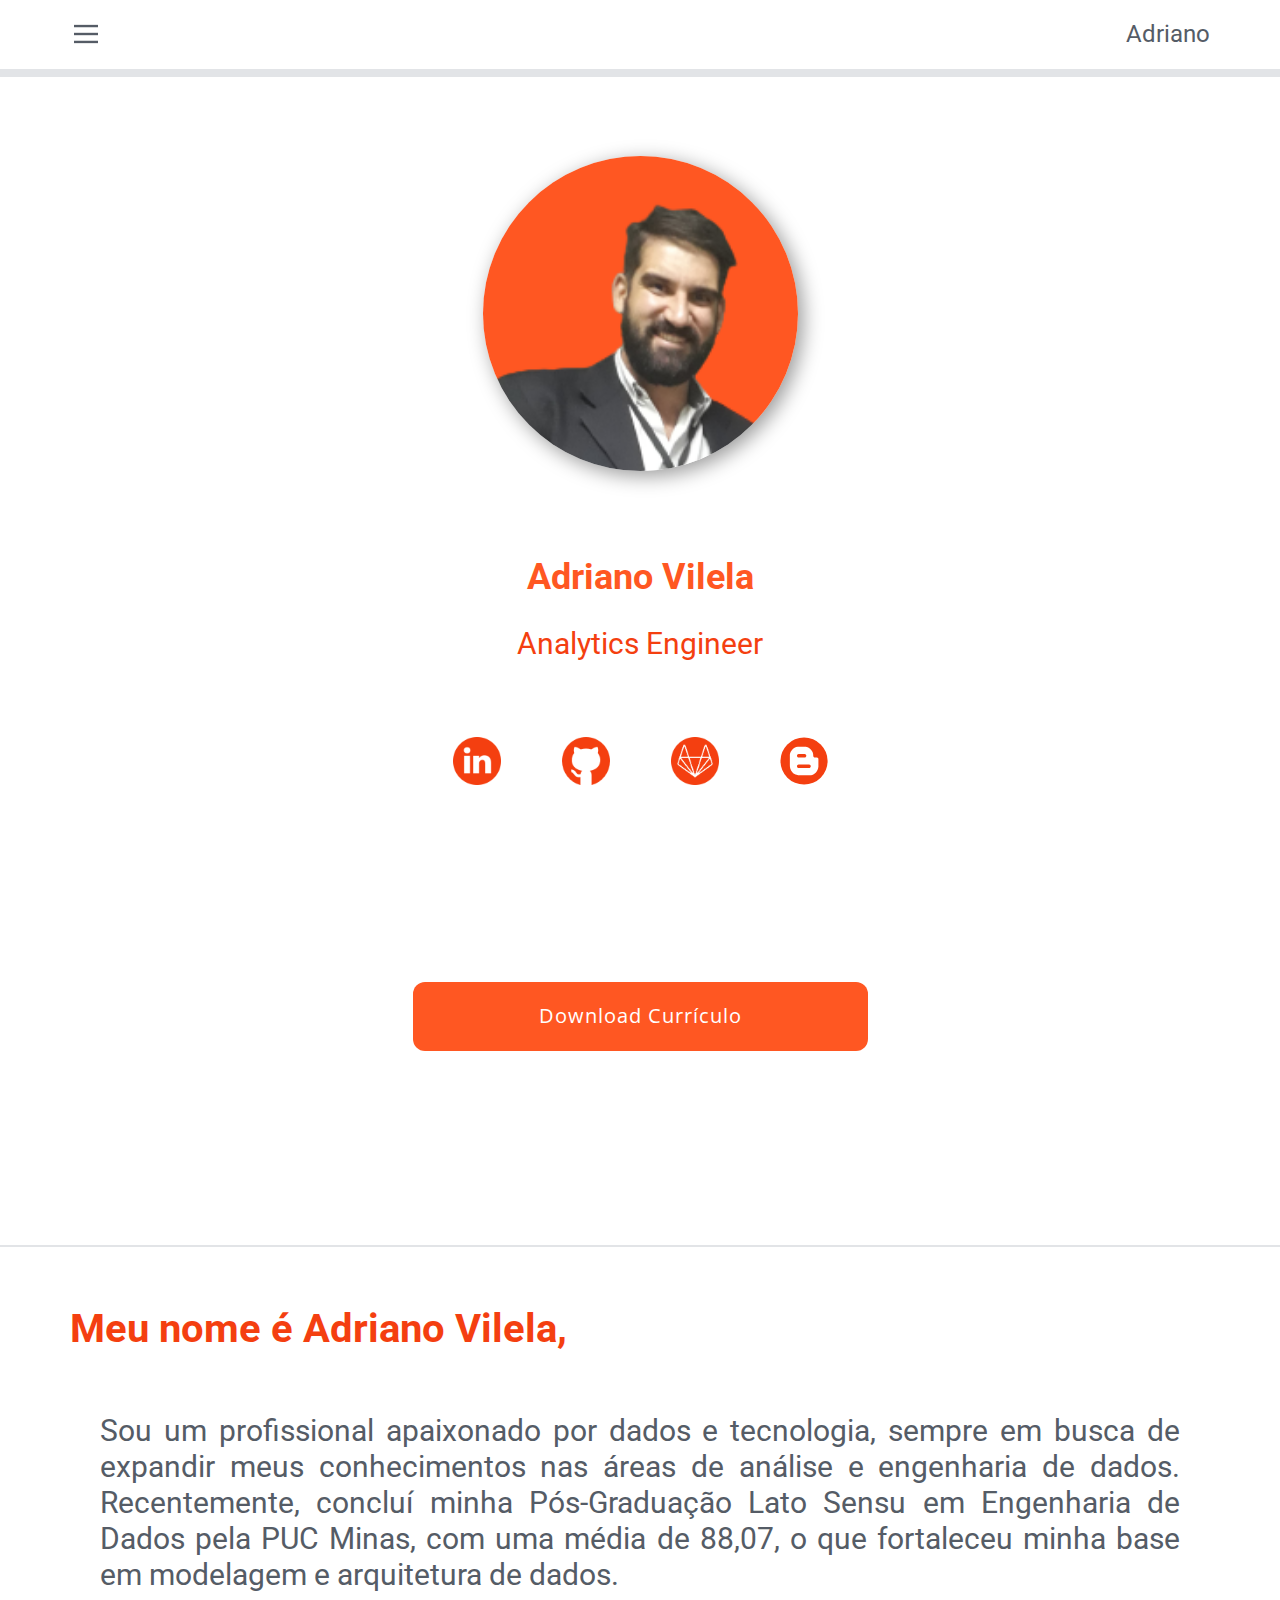
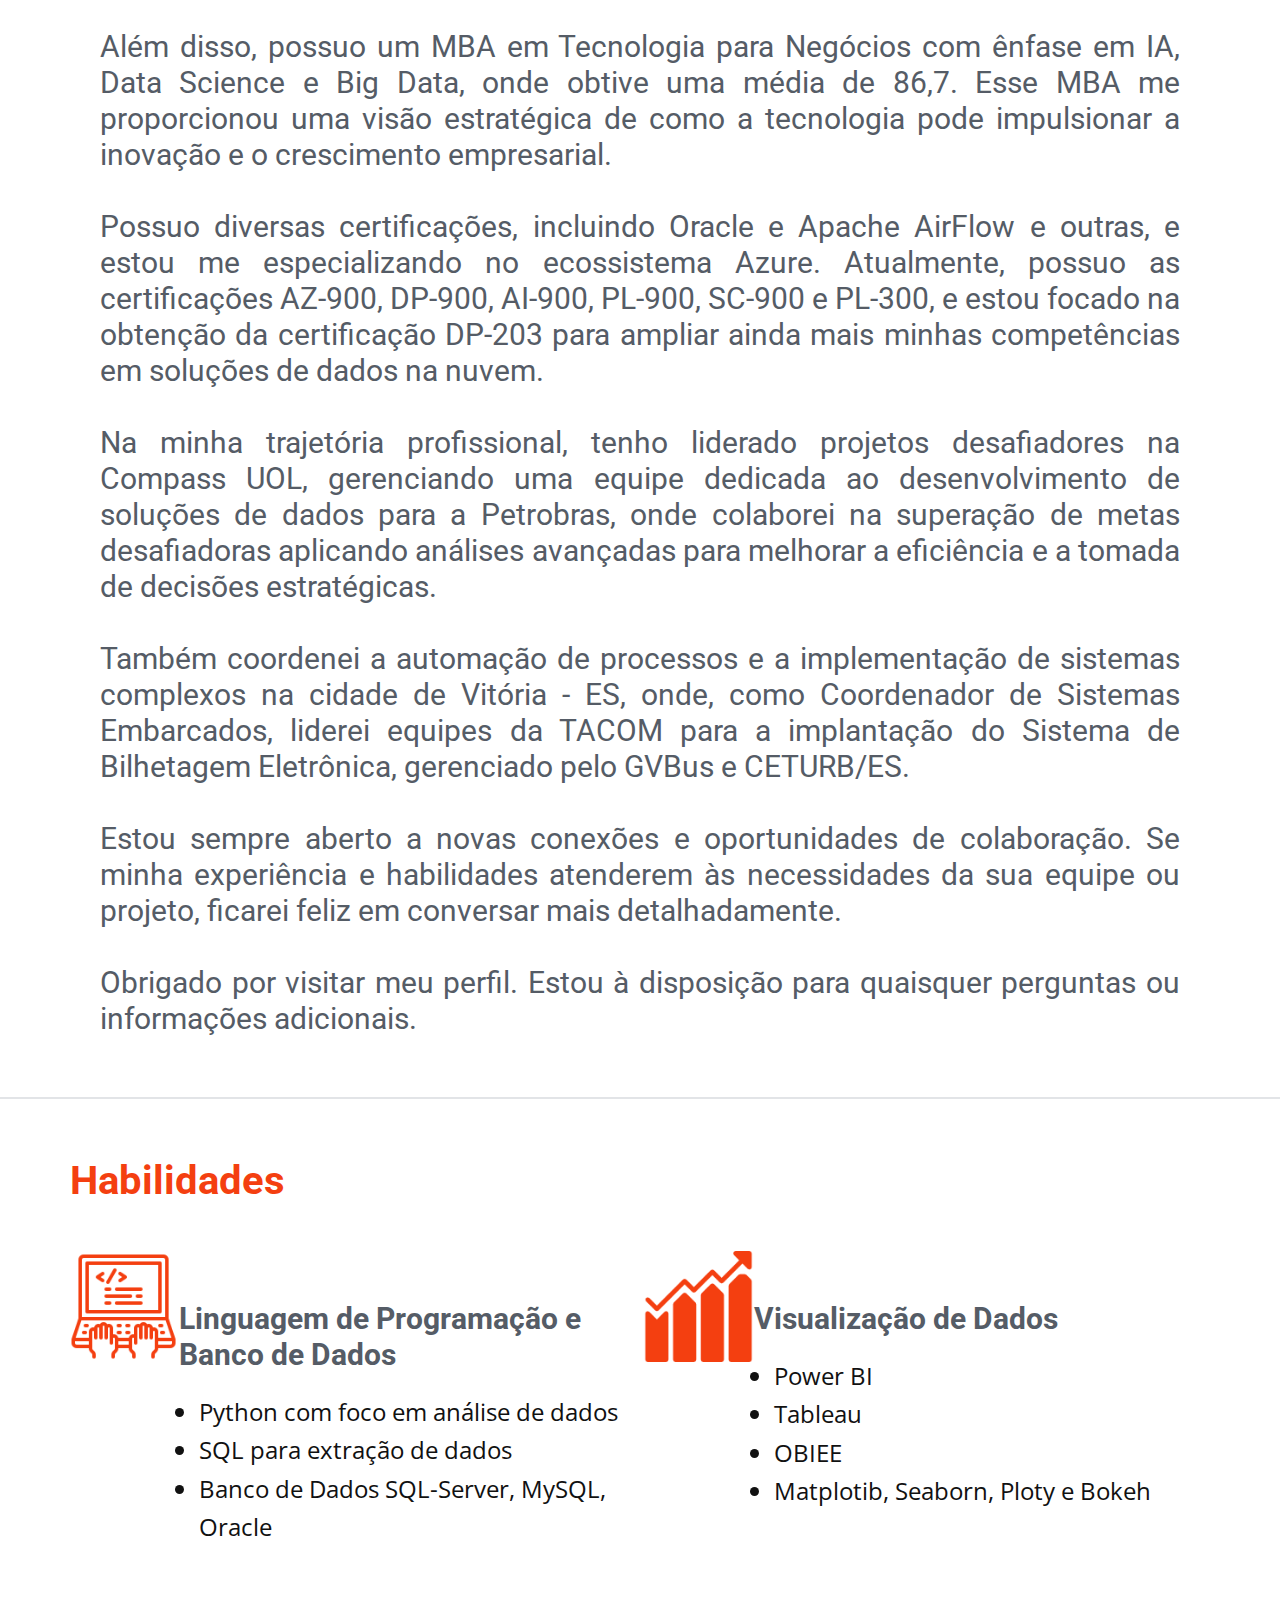
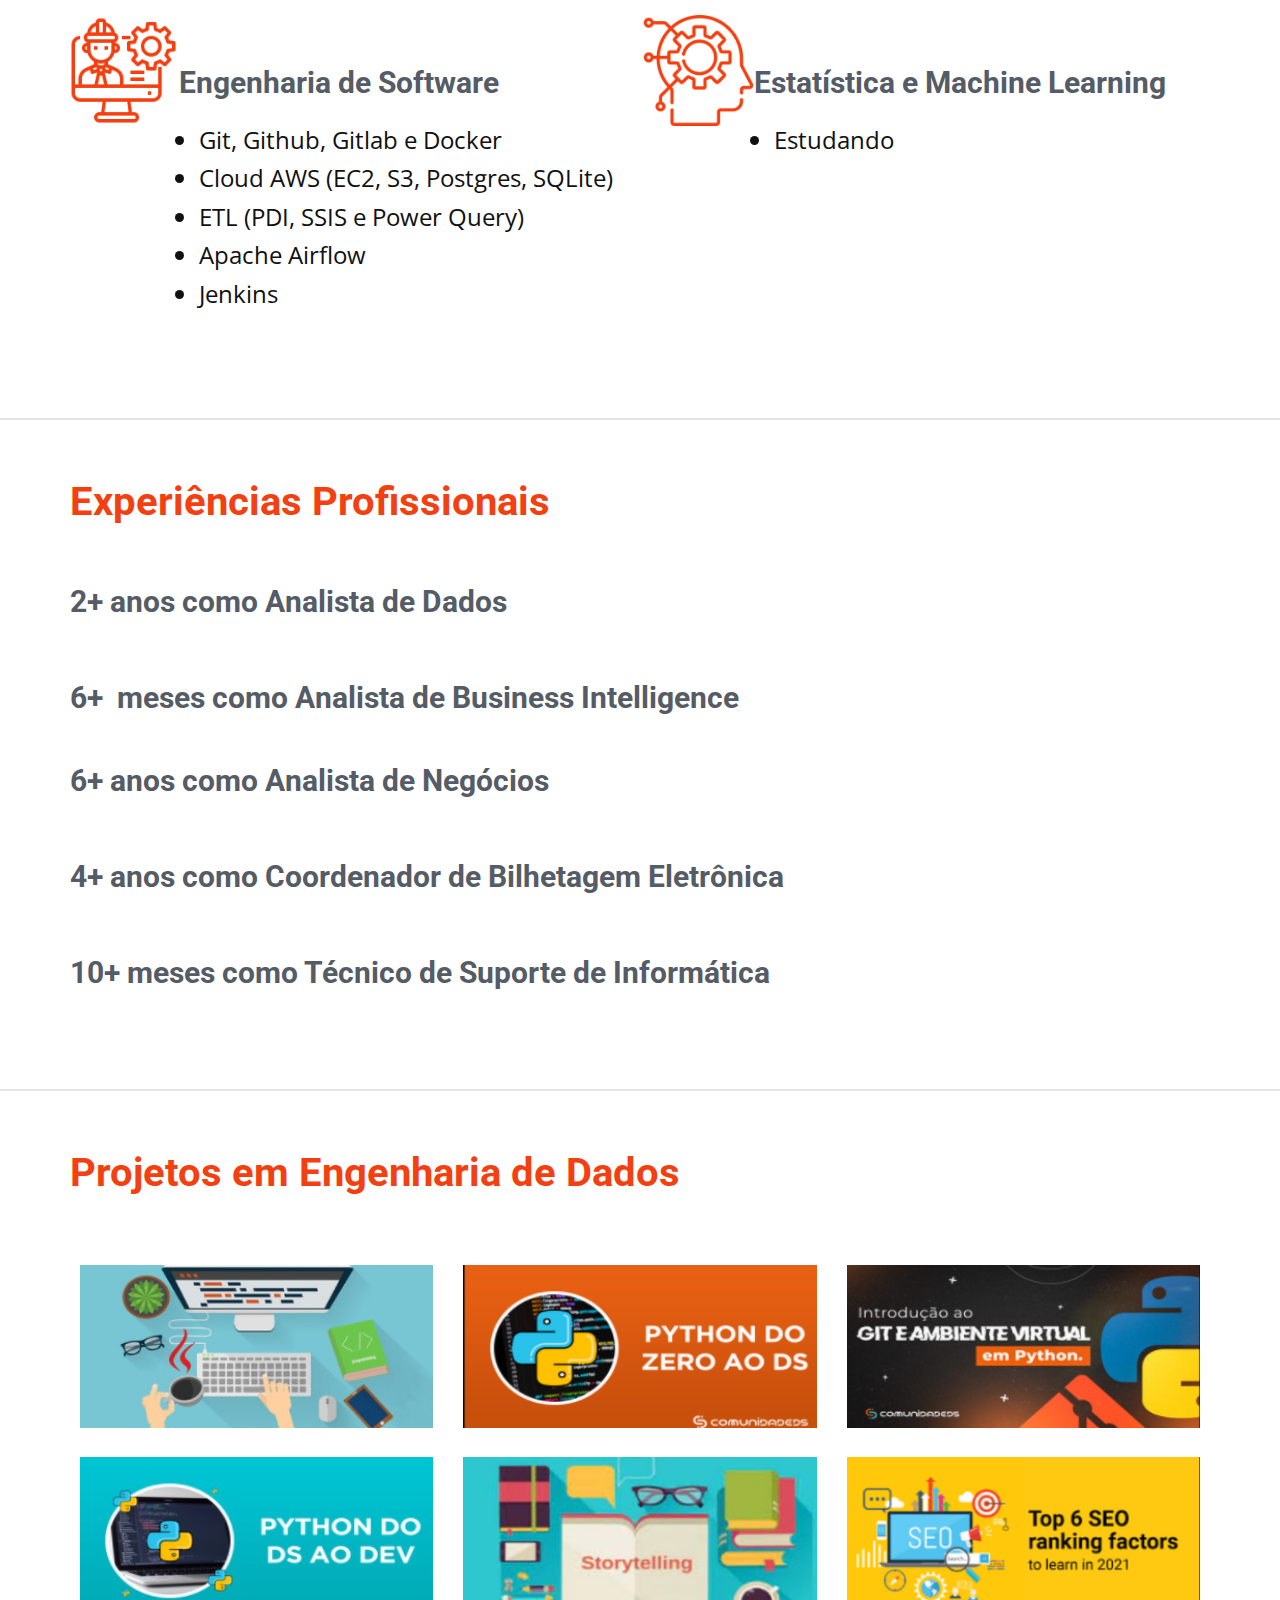
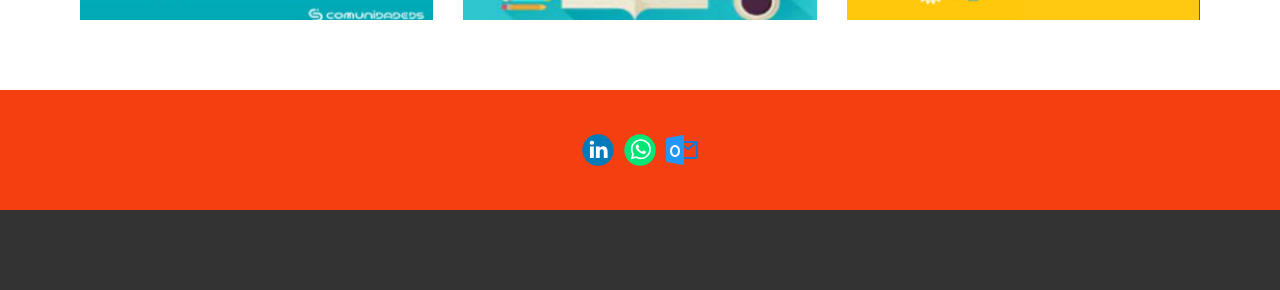
<file: Portfólio-Adriano-Vilela.html>
<!DOCTYPE html>
<html style="font-size: 16px;" lang="pt">
  <head>
    <meta name="viewport" content="width=device-width, initial-scale=1.0" />
    <meta charset="utf-8" />
    <meta name="keywords" content="Adriano Vilela" />
    <meta name="description" content="" />
    <title>Portfólio -&nbsp;Adriano Vilela</title>
    <link rel="stylesheet" href="nicepage.css" media="screen" />
    <link rel="stylesheet" href="Portfólio-Adriano-Vilela.css" media="screen" />
    <script class="u-script" type="text/javascript" src="jquery.js" defer=""></script>
    <script class="u-script" type="text/javascript" src="nicepage.js" defer=""></script>
    <meta name="generator" content="Nicepage 6.2.1, nicepage.com" />
    <link
      id="u-theme-google-font"
      rel="stylesheet"
      href="https://fonts.googleapis.com/css?family=Roboto:100,100i,300,300i,400,400i,500,500i,700,700i,900,900i|Open+Sans:300,300i,400,400i,500,500i,600,600i,700,700i,800,800i"
    />

    <script type="application/ld+json">
      {
        "@context": "http://schema.org",
        "@type": "Organization",
        "name": "Portfólio de Projetos",
        "sameAs": [
          "https://www.linkedin.com/in/adrianogvs/",
          "https://api.whatsapp.com/send?phone=5527988077337&text=Ol%C3%A1%2C%20seja%20bem-vindo(a)%20ao%20meu%20Whatsapp!",
          "adrianogvs@hotmail.com.br"
        ]
      }
    </script>
    <meta name="theme-color" content="#478ac9" />
    <meta property="og:title" content="Portfólio -&nbsp;Adriano Vilela" />
    <meta property="og:type" content="website" />
    <meta data-intl-tel-input-cdn-path="intlTelInput/" />
  </head>
  <body
    data-path-to-root="./"
    data-include-products="false"
    class="u-body u-overlap u-xl-mode"
    data-lang="pt"
  >
    <header
      class="u-border-8 u-border-custom-color-4 u-border-no-left u-border-no-right u-border-no-top u-clearfix u-custom-border u-header u-sticky u-sticky-c758 u-white u-header"
      id="sec-f16b"
    >
      <div class="u-clearfix u-sheet u-sheet-1">
        <nav
          class="u-align-left u-menu u-menu-hamburger u-offcanvas u-menu-1"
          data-responsive-from="XL"
        >
          <div class="menu-collapse">
            <a
              class="u-button-style u-nav-link u-text-palette-5-dark-2"
              href="#"
              style="padding: 4px; font-size: calc(1em + 8px);"
            >
              <svg
                class="u-svg-link"
                preserveAspectRatio="xMidYMin slice"
                viewBox="0 0 302 302"
                style=""
                ><use
                  xmlns:xlink="http://www.w3.org/1999/xlink"
                  xlink:href="#svg-5c50"
                ></use
              ></svg>
              <svg
                xmlns="http://www.w3.org/2000/svg"
                xmlns:xlink="http://www.w3.org/1999/xlink"
                version="1.1"
                id="svg-5c50"
                x="0px"
                y="0px"
                viewBox="0 0 302 302"
                style="enable-background:new 0 0 302 302;"
                xml:space="preserve"
                class="u-svg-content"
              >
                <g>
                  <rect y="36" width="302" height="30"></rect>
                  <rect y="236" width="302" height="30"></rect>
                  <rect y="136" width="302" height="30"></rect>
                </g>
              </svg>
            </a>
          </div>
          <div class="u-custom-menu u-nav-container">
            <ul class="u-nav u-unstyled u-nav-1">
              <li class="u-nav-item">
                <a
                  class="u-button-style u-nav-link u-text-active-palette-1-base u-text-hover-palette-2-base"
                  href="Portfólio-Adriano-Vilela.html"
                  style="padding: 10px 20px;"
                  >Portfólio -&nbsp;Adriano Vilela</a
                >
              </li>
              <li class="u-nav-item">
                <a
                  class="u-button-style u-nav-link u-text-active-palette-1-base u-text-hover-palette-2-base"
                  href="Portfólio-Adriano-Vilela.html#sec-cb56"
                  style="padding: 10px 20px;"
                  >Sobre</a
                >
              </li>
              <li class="u-nav-item">
                <a
                  class="u-button-style u-nav-link u-text-active-palette-1-base u-text-hover-palette-2-base"
                  href="Portfólio-Adriano-Vilela.html#sec-140b"
                  style="padding: 10px 20px;"
                  >Skills</a
                >
              </li>
              <li class="u-nav-item">
                <a
                  class="u-button-style u-nav-link u-text-active-palette-1-base u-text-hover-palette-2-base"
                  href="Portfólio-Adriano-Vilela.html#carousel_1320"
                  style="padding: 10px 20px;"
                  >Experiências</a
                >
              </li>
              <li class="u-nav-item">
                <a
                  class="u-button-style u-nav-link u-text-active-palette-1-base u-text-hover-palette-2-base"
                  href="Portfólio-Adriano-Vilela.html#sec-0127"
                  style="padding: 10px 20px;"
                  >Projetos</a
                >
              </li>
              <li class="u-nav-item">
                <a
                  class="u-button-style u-nav-link u-text-active-palette-1-base u-text-hover-palette-2-base"
                  href="Contact.html"
                  style="padding: 10px 20px;"
                  >Contact</a
                >
              </li>
            </ul>
          </div>
          <div class="u-custom-menu u-nav-container-collapse">
            <div
              class="u-align-center u-container-style u-custom-color-6 u-inner-container-layout u-opacity u-opacity-95 u-sidenav u-sidenav-1"
              data-offcanvas-width="402"
            >
              <div class="u-inner-container-layout u-sidenav-overflow">
                <div class="u-menu-close"></div>
                <ul
                  class="u-align-left u-nav u-popupmenu-items u-spacing-6 u-unstyled u-nav-2"
                >
                  <li class="u-nav-item">
                    <a
                      class="u-button-style u-nav-link"
                      href="Portfólio-Adriano-Vilela.html"
                      style="padding: 24px 20px;"
                      >Portfólio -&nbsp;Adriano Vilela</a
                    >
                  </li>
                  <li class="u-nav-item">
                    <a
                      class="u-button-style u-nav-link"
                      href="Portfólio-Adriano-Vilela.html#sec-cb56"
                      style="padding: 24px 20px;"
                      >Sobre</a
                    >
                  </li>
                  <li class="u-nav-item">
                    <a
                      class="u-button-style u-nav-link"
                      href="Portfólio-Adriano-Vilela.html#sec-140b"
                      style="padding: 24px 20px;"
                      >Skills</a
                    >
                  </li>
                  <li class="u-nav-item">
                    <a
                      class="u-button-style u-nav-link"
                      href="Portfólio-Adriano-Vilela.html#carousel_1320"
                      style="padding: 24px 20px;"
                      >Experiências</a
                    >
                  </li>
                  <li class="u-nav-item">
                    <a
                      class="u-button-style u-nav-link"
                      href="Portfólio-Adriano-Vilela.html#sec-0127"
                      style="padding: 24px 20px;"
                      >Projetos</a
                    >
                  </li>
                  <li class="u-nav-item">
                    <a
                      class="u-button-style u-nav-link"
                      href="Contact.html"
                      style="padding: 24px 20px;"
                      >Contact</a
                    >
                  </li>
                </ul>
              </div>
            </div>
            <div class="u-black u-menu-overlay u-opacity u-opacity-70"></div>
          </div>
        </nav>
        <h3 class="u-headline u-text u-text-default u-text-palette-5-dark-2 u-text-1">
          <a href="/">Adriano </a>
        </h3>
      </div>
      <style
        class="u-sticky-style"
        data-style-id="c758"
      >
        .u-sticky-fixed.u-sticky-c758:before,
        .u-body.u-sticky-fixed .u-sticky-c758:before {
          borders: top right bottom left !important;
          border-color: #ffffff !important;
          border-width: 2px !important;
        }
      </style>
    </header>
    <section
      class="u-align-center u-border-2 u-border-white u-clearfix u-lightbox u-section-1"
      id="sec-a665"
    >
      <div class="u-clearfix u-sheet u-sheet-1">
        <div
          alt=""
          class="u-image u-image-circle u-image-1"
          data-image-width="195"
          data-image-height="180"
        ></div>
        <h2 class="u-text u-text-custom-color-6 u-text-default u-text-1">
          Adriano Vilela
        </h2>
        <h3 class="u-text u-text-custom-color-1 u-text-default u-text-2">
          Analytics Engineer
        </h3>
        <div class="u-social-icons u-spacing-61 u-social-icons-1">
          <a
            class="u-social-url"
            title="LinkedIn"
            target="_blank"
            href="https://www.linkedin.com/in/adrianogvs/"
            ><span
              class="u-file-icon u-icon u-social-facebook u-social-icon u-text-custom-color-1 u-icon-1"
              ><img src="images/1384014-fa247c09.png" alt=""
            /></span>
          </a>
          <a
            class="u-social-url"
            title="GitHub"
            target="_blank"
            href="https://github.com/Adrianogvs"
            ><span
              class="u-file-icon u-icon u-social-icon u-social-twitter u-text-custom-color-1 u-icon-2"
              ><img src="images/1051326-485e551b.png" alt=""
            /></span>
          </a>
          <a
            class="u-social-url"
            title="Gitlab"
            target="_blank"
            href="https://gitlab.com/Adriano.gvs"
            ><span
              class="u-file-icon u-icon u-social-icon u-social-instagram u-text-custom-color-1 u-icon-3"
              ><img src="images/5968900-95387920.png" alt=""
            /></span>
          </a>
          <a
            class="u-social-url"
            target="_blank"
            data-type="Blogspot"
            title="Blogspot"
            href="https://www.blogger.com/profile/15082391310404117494"
            ><span
              class="u-icon u-social-blogspot u-social-icon u-text-custom-color-1 u-icon-4"
              ><svg
                class="u-svg-link"
                preserveAspectRatio="xMidYMin slice"
                viewBox="0 0 112 112"
                style=""
                ><use
                  xmlns:xlink="http://www.w3.org/1999/xlink"
                  xlink:href="#svg-7434"
                ></use></svg
              ><svg
                class="u-svg-content"
                viewBox="0 0 112 112"
                x="0"
                y="0"
                id="svg-7434"
              >
                <circle fill="currentColor" cx="56.1" cy="56.1" r="55"></circle>
                <path
                  id="Blogger"
                  fill="#FFFFFF"
                  d="M82.9,47.9c-4.4,0-5.4-2.3-5.4-5.4s-0.7-7.9-6.2-13.7C65.9,23.2,59.6,23,59.6,23
	s-12.5,0-17.9,0c-5.8,0-10.2,3.2-14.2,7.9c-5,5.9-4.5,12-4.5,12s0,18.7,0,23.2s0.5,10.4,6.3,16.8c5.8,6.4,14.9,6.3,14.9,6.3H68
	c7,0,11-2.1,15.9-6.6c5.3-4.8,5.7-13.7,5.7-13.7s0-14.7,0-17.4C89.6,48.7,87.3,47.9,82.9,47.9z M39.7,43.3c0-2,1.7-3.7,3.7-3.7h14.2
	c2,0,3.7,1.7,3.7,3.7v0.9c0,2-1.7,3.7-3.7,3.7H43.4c-2,0-3.7-1.7-3.7-3.7V43.3z M71.7,68.6c0,2-1.7,3.7-3.7,3.7H43.4
	c-2,0-3.7-1.7-3.7-3.7v-0.9c0-2,1.7-3.7,3.7-3.7H68c2,0,3.7,1.7,3.7,3.7V68.6z"
                ></path></svg
              ></span>
          </a>
        </div>
        <a
          href="files/Adriano Geraldo Vilela Da Silva.pdf"
          class="u-active-grey-75 u-btn u-btn-round u-button-style u-custom-color-6 u-file-link u-hover-palette-5-dark-1 u-radius-12 u-text-body-alt-color u-btn-1"
          target="_blank"
          >Download Currículo</a
        >
      </div>
    </section>
    <section
      class="skrollable u-border-2 u-border-custom-color-4 u-border-no-bottom u-border-no-left u-border-no-right u-clearfix u-custom-border u-section-2"
      id="sec-cb56"
    >
      <div
        class="u-clearfix u-sheet u-valign-middle-lg u-valign-middle-md u-valign-middle-sm u-valign-middle-xl u-sheet-1"
      >
        <div
          class="data-layout-selected u-clearfix u-expanded-width u-gutter-0 u-layout-spacing-vertical u-layout-wrap u-layout-wrap-1"
        >
          <div class="u-layout">
            <div class="u-layout-row">
              <div
                class="u-container-style u-layout-cell u-right-cell u-size-60 u-layout-cell-1"
                src=""
              >
                <div class="u-container-layout u-container-layout-1">
                  <h2 class="u-text u-text-custom-color-1 u-text-1">
                    Meu nome é Adriano Vilela,
                  </h2>
                  <h3
                    class="u-align-justify u-text u-text-palette-5-dark-2 u-text-2"
                  >
                  Sou um profissional apaixonado por dados e tecnologia,
                  sempre em busca de expandir meus conhecimentos nas áreas de
                  análise e engenharia de dados. Recentemente, concluí minha
                  Pós-Graduação Lato Sensu em Engenharia de Dados pela PUC
                  Minas, com uma média de 88,07, o que fortaleceu minha base
                  em modelagem e arquitetura de dados.<br />
                  <br />Além disso, possuo um MBA em Tecnologia para Negócios
                  com ênfase em IA, Data Science e Big Data, onde obtive uma
                  média de 86,7. Esse MBA me proporcionou uma visão estratégica de como a tecnologia pode impulsionar a inovação e o
                  crescimento empresarial.<br />
                  <br />Possuo diversas certificações, incluindo Oracle e
                  Apache AirFlow e outras, e estou me especializando no
                  ecossistema Azure. Atualmente, possuo as certificações
                  AZ-900, DP-900, AI-900, PL-900, SC-900 e PL-300, e estou focado na obtenção da
                  certificação DP-203 para ampliar ainda mais minhas
                  competências em soluções de dados na nuvem.<br />
                  <br />Na minha trajetória profissional, tenho liderado
                  projetos desafiadores na Compass UOL, gerenciando uma equipe
                  dedicada ao desenvolvimento de soluções de dados para a
                  Petrobras, onde colaborei na superação de metas
                  desafiadoras aplicando análises avançadas para melhorar a
                  eficiência e a tomada de decisões estratégicas.<br />
                  <br />Também coordenei a automação de processos e a
                  implementação de sistemas complexos na cidade de Vitória -
                  ES, onde, como Coordenador de Sistemas Embarcados, liderei
                  equipes da TACOM para a implantação do Sistema de Bilhetagem
                  Eletrônica, gerenciado pelo GVBus e CETURB/ES.<br />
                  <br />Estou sempre aberto a novas conexões e oportunidades
                  de colaboração. Se minha experiência e habilidades atenderem
                  às necessidades da sua equipe ou projeto, ficarei feliz em
                  conversar mais detalhadamente.<br />
                  <br />Obrigado por visitar meu perfil. Estou à disposição
                  para quaisquer perguntas ou informações adicionais.
                  </h3>
                </div>
              </div>
            </div>
          </div>
        </div>
      </div>
    </section>
    <section
      class="u-align-center u-border-2 u-border-custom-color-4 u-border-no-bottom u-border-no-left u-border-no-right u-clearfix u-custom-border u-section-3"
      id="sec-140b"
    >
      <div
        class="u-clearfix u-sheet u-valign-middle-lg u-valign-middle-xl u-sheet-1"
      >
        <h2
          class="u-align-left u-text u-text-custom-color-1 u-text-default-sm u-text-default-xs u-text-1"
        >
          Habilidades <span style="font-weight: 700;"></span>
        </h2>
        <div class="u-expanded-width u-layout-grid u-list u-list-1">
          <div class="u-repeater u-repeater-1">
            <div class="u-container-style u-list-item u-repeater-item u-list-item-1">
              <div
                class="u-container-layout u-similar-container u-valign-bottom-lg u-valign-bottom-md u-valign-bottom-sm u-valign-bottom-xs u-valign-top-xl u-container-layout-1"
              >
                <span
                  class="u-file-icon u-icon u-icon-circle u-spacing-24 u-text-custom-color-1 u-white u-icon-1"
                  ><img src="images/4667837-2ec32fbe.png" alt=""
                /></span>
                <div class="u-container-style u-group u-group-1">
                  <div class="u-container-layout u-container-layout-2">
                    <h5 class="u-text u-text-palette-5-dark-2 u-text-2">
                      Linguagem de Programação e Banco de Dados
                    </h5>
                    <ul class="u-text u-text-3">
                      <li>Python com foco em análise de dados<br /></li>
                      <li> SQL para extração de dados<br /></li>
                      <li>Banco de Dados SQL-Server, MySQL, Oracle</li>
                    </ul>
                  </div>
                </div>
              </div>
            </div>
            <div class="u-container-style u-list-item u-repeater-item u-list-item-2">
              <div
                class="u-container-layout u-similar-container u-valign-bottom-lg u-valign-bottom-md u-valign-bottom-sm u-valign-bottom-xs u-valign-top-xl u-container-layout-3"
              >
                <span
                  class="u-file-icon u-icon u-icon-circle u-spacing-24 u-text-custom-color-1 u-white u-icon-2"
                  ><img src="images/893214-8ecd903a.png" alt=""
                /></span>
                <div class="u-container-style u-group u-video-cover u-group-2">
                  <div class="u-container-layout u-container-layout-4">
                    <h5 class="u-text u-text-palette-5-dark-2 u-text-4">
                      Visualização de Dados
                    </h5>
                    <ul class="u-text u-text-5">
                      <li>Power BI</li>
                      <li>Tableau</li>
                      <li>OBIEE</li>
                      <li>Matplotib, Seaborn, Ploty e Bokeh</li>
                    </ul>
                  </div>
                </div>
              </div>
            </div>
            <div class="u-container-style u-list-item u-repeater-item u-list-item-3">
              <div
                class="u-container-layout u-similar-container u-valign-bottom-lg u-valign-bottom-md u-valign-bottom-sm u-valign-bottom-xs u-valign-top-xl u-container-layout-5"
              >
                <span
                  class="u-file-icon u-icon u-icon-circle u-spacing-24 u-text-custom-color-1 u-white u-icon-3"
                  ><img src="images/2704969-38bb192c.png" alt=""
                /></span>
                <div class="u-container-style u-group u-video-cover u-group-3">
                  <div class="u-container-layout u-container-layout-6">
                    <h5 class="u-text u-text-palette-5-dark-2 u-text-6">
                      Engenharia de Software
                    </h5>
                    <ul class="u-text u-text-7">
                      <li>Git, Github, Gitlab e Docker</li>
                      <li>Cloud AWS (EC2, S3, Postgres, SQLite)</li>
                      <li> ETL (PDI, SSIS e Power Query)</li>
                      <li>Apache Airflow</li>
                      <li>Jenkins</li>
                    </ul>
                  </div>
                </div>
              </div>
            </div>
            <div class="u-container-style u-list-item u-repeater-item u-list-item-4">
              <div
                class="u-container-layout u-similar-container u-valign-bottom-lg u-valign-bottom-md u-valign-bottom-sm u-valign-bottom-xs u-valign-top-xl u-container-layout-7"
              >
                <span
                  class="u-file-icon u-icon u-icon-circle u-spacing-24 u-text-custom-color-1 u-white u-icon-4"
                  ><img src="images/5190582-d4907910.png" alt=""
                /></span>
                <div class="u-container-style u-group u-video-cover u-group-4">
                  <div class="u-container-layout u-container-layout-8">
                    <h5 class="u-text u-text-palette-5-dark-2 u-text-8">
                      Estatística e Machine Learning
                    </h5>
                    <ul class="u-text u-text-9">
                      <li>Estudando</li>
                    </ul>
                  </div>
                </div>
              </div>
            </div>
          </div>
        </div>
      </div>
    </section>
    <section
      class="u-align-center u-border-2 u-border-custom-color-4 u-border-no-left u-border-no-right u-clearfix u-custom-border u-section-4"
      id="carousel_1320"
    >
      <div class="u-clearfix u-sheet u-sheet-1">
        <h2 class="u-align-left u-text u-text-custom-color-1 u-text-1">
          Experiências Profissionais<span style="font-weight: 700;"></span>
        </h2>
        <h3 class="u-text u-text-default u-text-palette-5-dark-2 u-text-2">
          2+ anos como Analista de Dados
        </h3>
        <h3 class="u-text u-text-default u-text-palette-5-dark-2 u-text-3">
          6+&nbsp; meses como Analista de Business Intelligence
        </h3>
        <h3 class="u-text u-text-default u-text-palette-5-dark-2 u-text-4">
          6+ anos como Analista de Negócios
        </h3>
        <h3 class="u-text u-text-default u-text-palette-5-dark-2 u-text-5">
          4+ anos como Coordenador de Bilhetagem Eletrônica
        </h3>
        <h3 class="u-text u-text-default u-text-palette-5-dark-2 u-text-6">
          10+ meses como Técnico de Suporte de Informática
        </h3>
      </div>
    </section>
    <section class="u-clearfix u-section-5" id="sec-0127">
      <div class="u-clearfix u-sheet u-sheet-1">
        <h2 class="u-text u-text-custom-color-1 u-text-default u-text-1">
          Projetos em Engenharia de Dados
        </h2>
        <div class="u-expanded-width u-list u-list-1">
          <div class="u-repeater u-repeater-1">
            <div class="u-container-style u-list-item u-repeater-item u-shape-rectangle">
              <div
                class="u-container-layout u-similar-container u-valign-middle u-container-layout-1"
              >
                <img
                  class="u-expanded-width u-image u-image-default u-image-1"
                  src="images/img1.png"
                  alt=""
                  data-image-width="341"
                  data-image-height="169"
                  data-href="https://github.com/Adrianogvs/001_Postgraduate_Data_Engineering"
                />
              </div>
            </div>
            <div class="u-container-style u-list-item u-repeater-item u-shape-rectangle">
              <div
                class="u-container-layout u-similar-container u-valign-middle u-container-layout-2"
              >
                <img
                  class="u-expanded-width u-image u-image-default u-image-2"
                  src="images/img2.png"
                  alt=""
                  data-image-width="342"
                  data-image-height="170"
                />
              </div>
            </div>
            <div class="u-container-style u-list-item u-repeater-item u-shape-rectangle">
              <div
                class="u-container-layout u-similar-container u-valign-middle u-container-layout-3"
              >
                <img
                  class="u-expanded-width u-image u-image-default u-image-3"
                  src="images/img3.png"
                  alt=""
                  data-image-width="338"
                  data-image-height="169"
                />
              </div>
            </div>
            <div class="u-container-style u-list-item u-repeater-item u-shape-rectangle">
              <div
                class="u-container-layout u-similar-container u-valign-middle u-container-layout-4"
              >
                <img
                  class="u-expanded-width u-image u-image-default u-image-4"
                  src="images/img4.png"
                  alt=""
                  data-image-width="340"
                  data-image-height="168"
                />
              </div>
            </div>
            <div class="u-container-style u-list-item u-repeater-item u-shape-rectangle">
              <div
                class="u-container-layout u-similar-container u-valign-middle u-container-layout-5"
              >
                <img
                  class="u-expanded-width u-image u-image-default u-image-5"
                  src="images/img7.png"
                  alt=""
                  data-image-width="338"
                  data-image-height="171"
                />
              </div>
            </div>
            <div class="u-container-style u-list-item u-repeater-item u-shape-rectangle">
              <div
                class="u-container-layout u-similar-container u-valign-middle u-container-layout-6"
              >
                <img
                  class="u-expanded-width u-image u-image-default u-image-6"
                  src="images/img8.png"
                  alt=""
                  data-image-width="341"
                  data-image-height="166"
                />
              </div>
            </div>
          </div>
        </div>
      </div>
    </section>
    <style class="u-overlap-style">
      .u-overlap:not(.u-sticky-scroll) .u-header {
        background-color: #ffffff !important;
      }
    </style>

    <footer class="u-clearfix u-custom-color-1 u-footer" id="sec-0ba6">
      <div class="u-clearfix u-sheet u-sheet-1">
        <div class="u-align-left u-social-icons u-spacing-10 u-social-icons-1">
          <a
            class="u-social-url"
            title="linkedin"
            target="_blank"
            href="https://www.linkedin.com/in/adrianogvs/"
            ><span class="u-icon u-social-icon u-social-linkedin u-icon-1"
              ><svg
                class="u-svg-link"
                preserveAspectRatio="xMidYMin slice"
                viewBox="0 0 112 112"
                style=""
                ><use
                  xmlns:xlink="http://www.w3.org/1999/xlink"
                  xlink:href="#svg-ad49"
                ></use></svg
              ><svg
                class="u-svg-content"
                viewBox="0 0 112 112"
                x="0"
                y="0"
                id="svg-ad49"
              >
                <circle fill="currentColor" cx="56.1" cy="56.1" r="55"></circle>
                <path
                  fill="#FFFFFF"
                  d="M41.3,83.7H27.9V43.4h13.4V83.7z M34.6,37.9L34.6,37.9c-4.6,0-7.5-3.1-7.5-7c0-4,3-7,7.6-7s7.4,3,7.5,7
            C42.2,34.8,39.2,37.9,34.6,37.9z M89.6,83.7H76.2V62.2c0-5.4-1.9-9.1-6.8-9.1c-3.7,0-5.9,2.5-6.9,4.9c-0.4,0.9-0.4,2.1-0.4,3.3v22.5
            H48.7c0,0,0.2-36.5,0-40.3h13.4v5.7c1.8-2.7,5-6.7,12.1-6.7c8.8,0,15.4,5.8,15.4,18.1V83.7z"
                ></path></svg
              ></span>
          </a>
          <a
            class="u-social-url"
            target="_blank"
            data-type="Whatsapp"
            title="Whatsapp"
            href="https://api.whatsapp.com/send?phone=5527988077337&amp;text=Ol%C3%A1%2C%20seja%20bem-vindo(a)%20ao%20meu%20Whatsapp!"
            ><span class="u-icon u-social-icon u-social-whatsapp u-icon-2"
              ><svg
                class="u-svg-link"
                preserveAspectRatio="xMidYMin slice"
                viewBox="0 0 112 112"
                style=""
                ><use
                  xmlns:xlink="http://www.w3.org/1999/xlink"
                  xlink:href="#svg-d488"
                ></use></svg
              ><svg
                class="u-svg-content"
                viewBox="0 0 112 112"
                x="0"
                y="0"
                id="svg-d488"
              >
                <circle fill="currentColor" cx="56.1" cy="56.1" r="55"></circle>
                <path
                  fill="#FFFFFF"
                  d="M83.8,28.3C77.2,21.7,68.4,18,59,18c-19.3,0-35.1,15.7-35.1,35.1c0,6.2,1.6,12.2,4.7,17.5l-5,18.2L42.2,84
	c5.1,2.8,10.9,4.3,16.8,4.3h0l0,0c19.3,0,35.1-15.7,35.1-35.1C94.1,43.8,90.5,35,83.8,28.3 M59,82.3L59,82.3
	c-5.2,0-10.4-1.4-14.9-4.1l-1.1-0.6l-11,2.9L35,69.8l-0.7-1.1c-2.9-4.6-4.5-10-4.5-15.5C29.8,37,42.9,24,59,24
	c7.8,0,15.1,3,20.6,8.6c5.5,5.5,8.5,12.8,8.5,20.6C88.2,69.2,75.1,82.3,59,82.3 M75,60.5c-0.9-0.4-5.2-2.6-6-2.9
	c-0.8-0.3-1.4-0.4-2,0.4s-2.3,2.9-2.8,3.4c-0.5,0.6-1,0.7-1.9,0.2c-0.9-0.4-3.7-1.4-7.1-4.4c-2.6-2.3-4.4-5.2-4.9-6.1
	c-0.5-0.9-0.1-1.4,0.4-1.8c0.4-0.4,0.9-1,1.3-1.5c0.4-0.5,0.6-0.9,0.9-1.5c0.3-0.6,0.1-1.1-0.1-1.5c-0.2-0.4-2-4.8-2.7-6.5
	c-0.7-1.7-1.4-1.5-2-1.5c-0.5,0-1.1,0-1.7,0c-0.6,0-1.5,0.2-2.3,1.1c-0.8,0.9-3.1,3-3.1,7.3c0,4.3,3.1,8.5,3.6,9.1
	c0.4,0.6,6.2,9.4,15,13.2c2.1,0.9,3.7,1.4,5,1.8c2.1,0.7,4,0.6,5.5,0.3c1.7-0.3,5.2-2.1,5.9-4.2c0.7-2,0.7-3.8,0.5-4.2
	C76.5,61.1,75.9,60.9,75,60.5"
                ></path></svg
              ></span>
          </a>
          <a
            class="u-social-url"
            target="_blank"
            data-type="Custom"
            title="Custom"
            href="adrianogvs@hotmail.com.br"
            ><span class="u-file-icon u-icon u-social-custom u-social-icon u-icon-3"
              ><img src="images/732223.png" alt=""
            /></span>
          </a>
        </div>
      </div>
    </footer>
    <section class="u-backlink u-clearfix u-grey-80">
      <a class="u-link" href="" target="_blank"> <span></span> </a>
      <p class="u-text"> <span></span> </p>
      <a class="u-link" href="" target="_blank"> <span></span> </a>
    </section>
  </body>
</html>
</file>
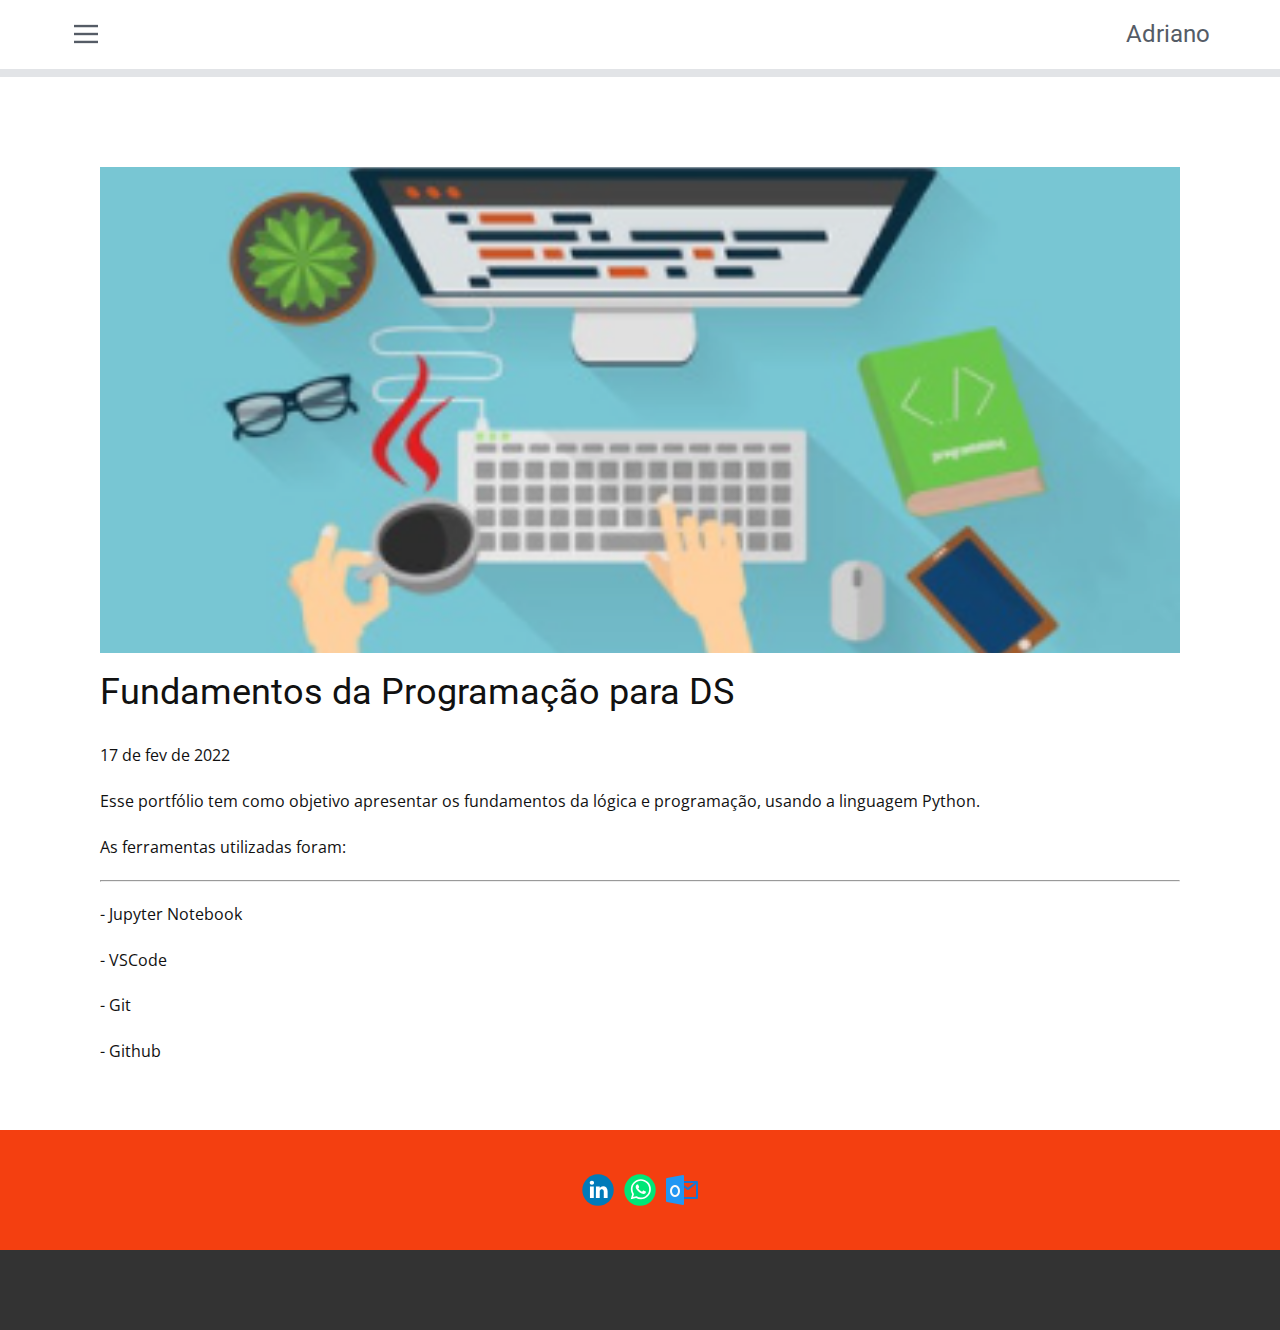
<file: blog/fundamentos-da-programação-para-ds.html>
<!DOCTYPE html>
<html style="font-size: 16px;" lang="pt"><head>
    <meta name="viewport" content="width=device-width, initial-scale=1.0">
    <meta charset="utf-8">
    <meta name="keywords" content="Post 1 Headline">
    <meta name="description" content="">
    <title>Fundamentos da Programação para DS</title>
    <link rel="stylesheet" href="../nicepage.css" media="screen">
<link rel="stylesheet" href="../Post-Template.css" media="screen">
    <script class="u-script" type="text/javascript" src="../jquery.js" defer=""></script>
    <script class="u-script" type="text/javascript" src="../nicepage.js" defer=""></script>
    <meta name="generator" content="Nicepage 6.2.1, nicepage.com">
    <link id="u-theme-google-font" rel="stylesheet" href="https://fonts.googleapis.com/css?family=Roboto:100,100i,300,300i,400,400i,500,500i,700,700i,900,900i|Open+Sans:300,300i,400,400i,500,500i,600,600i,700,700i,800,800i">
    
    
    
    <script type="application/ld+json">{
		"@context": "http://schema.org",
		"@type": "Organization",
		"name": "Portfólio de Projetos",
		"sameAs": [
				"https://www.linkedin.com/in/adrianogvs/",
				"https://api.whatsapp.com/send?phone=5527988077337&text=Ol%C3%A1%2C%20seja%20bem-vindo(a)%20ao%20meu%20Whatsapp!",
				"adrianogvs@hotmail.com.br"
		]
}</script>
    <meta name="theme-color" content="#478ac9">
  <meta data-intl-tel-input-cdn-path="intlTelInput/"></head>
  <body data-path-to-root="./" data-include-products="false" class="u-body u-xl-mode" data-lang="pt"><header class="u-border-8 u-border-custom-color-4 u-border-no-left u-border-no-right u-border-no-top u-clearfix u-custom-border u-header u-sticky u-sticky-c758 u-white u-header" id="sec-f16b"><div class="u-clearfix u-sheet u-sheet-1">
        <nav class="u-align-left u-menu u-menu-hamburger u-offcanvas u-menu-1" data-responsive-from="XL">
          <div class="menu-collapse">
            <a class="u-button-style u-nav-link u-text-palette-5-dark-2" href="#" style="padding: 4px; font-size: calc(1em + 8px);">
              <svg class="u-svg-link" preserveAspectRatio="xMidYMin slice" viewBox="0 0 302 302" style=""><use xmlns:xlink="http://www.w3.org/1999/xlink" xlink:href="#svg-5c50"></use></svg>
              <svg xmlns="http://www.w3.org/2000/svg" xmlns:xlink="http://www.w3.org/1999/xlink" version="1.1" id="svg-5c50" x="0px" y="0px" viewBox="0 0 302 302" style="enable-background:new 0 0 302 302;" xml:space="preserve" class="u-svg-content"><g><rect y="36" width="302" height="30"></rect><rect y="236" width="302" height="30"></rect><rect y="136" width="302" height="30"></rect>
</g><g></g><g></g><g></g><g></g><g></g><g></g><g></g><g></g><g></g><g></g><g></g><g></g><g></g><g></g><g></g></svg>
            </a>
          </div>
          <div class="u-custom-menu u-nav-container">
            <ul class="u-nav u-unstyled u-nav-1"><li class="u-nav-item"><a class="u-button-style u-nav-link u-text-active-palette-1-base u-text-hover-palette-2-base" href="../Portfólio---Adriano-Vilela.html" style="padding: 10px 20px;">Portfólio -&nbsp;Adriano Vilela</a>
</li><li class="u-nav-item"><a class="u-button-style u-nav-link u-text-active-palette-1-base u-text-hover-palette-2-base" href="../Portfólio---Adriano-Vilela.html#sec-cb56" style="padding: 10px 20px;">Sobre</a>
</li><li class="u-nav-item"><a class="u-button-style u-nav-link u-text-active-palette-1-base u-text-hover-palette-2-base" href="../Portfólio---Adriano-Vilela.html#sec-140b" style="padding: 10px 20px;">Skills</a>
</li><li class="u-nav-item"><a class="u-button-style u-nav-link u-text-active-palette-1-base u-text-hover-palette-2-base" href="../Portfólio---Adriano-Vilela.html#carousel_1320" style="padding: 10px 20px;">Experiências</a>
</li><li class="u-nav-item"><a class="u-button-style u-nav-link u-text-active-palette-1-base u-text-hover-palette-2-base" href="../Portfólio---Adriano-Vilela.html#sec-0127" style="padding: 10px 20px;">Projetos</a>
</li><li class="u-nav-item"><a class="u-button-style u-nav-link u-text-active-palette-1-base u-text-hover-palette-2-base" href="../Contact.html" style="padding: 10px 20px;">Contact</a>
</li><li class="u-nav-item"><a class="u-button-style u-nav-link u-text-active-palette-1-base u-text-hover-palette-2-base" href="../blog/blog.html" style="padding: 10px 20px;">Blog</a>
</li></ul>
          </div>
          <div class="u-custom-menu u-nav-container-collapse">
            <div class="u-align-center u-container-style u-custom-color-6 u-inner-container-layout u-opacity u-opacity-95 u-sidenav u-sidenav-1" data-offcanvas-width="402">
              <div class="u-inner-container-layout u-sidenav-overflow">
                <div class="u-menu-close"></div>
                <ul class="u-align-left u-nav u-popupmenu-items u-spacing-6 u-unstyled u-nav-2"><li class="u-nav-item"><a class="u-button-style u-nav-link" href="../Portfólio---Adriano-Vilela.html" style="padding: 24px 20px;">Portfólio -&nbsp;Adriano Vilela</a>
</li><li class="u-nav-item"><a class="u-button-style u-nav-link" href="../Portfólio---Adriano-Vilela.html#sec-cb56" style="padding: 24px 20px;">Sobre</a>
</li><li class="u-nav-item"><a class="u-button-style u-nav-link" href="../Portfólio---Adriano-Vilela.html#sec-140b" style="padding: 24px 20px;">Skills</a>
</li><li class="u-nav-item"><a class="u-button-style u-nav-link" href="../Portfólio---Adriano-Vilela.html#carousel_1320" style="padding: 24px 20px;">Experiências</a>
</li><li class="u-nav-item"><a class="u-button-style u-nav-link" href="../Portfólio---Adriano-Vilela.html#sec-0127" style="padding: 24px 20px;">Projetos</a>
</li><li class="u-nav-item"><a class="u-button-style u-nav-link" href="../Contact.html" style="padding: 24px 20px;">Contact</a>
</li><li class="u-nav-item"><a class="u-button-style u-nav-link" href="../blog/blog.html" style="padding: 24px 20px;">Blog</a>
</li></ul>
              </div>
            </div>
            <div class="u-black u-menu-overlay u-opacity u-opacity-70"></div>
          </div>
        </nav>
        <h3 class="u-headline u-text u-text-default u-text-palette-5-dark-2 u-text-1">
          <a href="/">Adriano </a>
        </h3>
      </div><style class="u-sticky-style" data-style-id="c758">.u-sticky-fixed.u-sticky-c758:before, .u-body.u-sticky-fixed .u-sticky-c758:before {
borders: top right bottom left !important; border-color: #ffffff !important; border-width: 2px !important
}</style></header>
    <section class="u-align-center u-clearfix u-section-1" id="sec-787d">
      <div class="u-clearfix u-sheet u-valign-middle-md u-valign-middle-sm u-valign-middle-xs u-sheet-1"><!--post_details--><!--post_details_options_json--><!--{"source":""}--><!--/post_details_options_json--><!--blog_post-->
        <div class="u-container-style u-expanded-width u-post-details u-post-details-1">
          <div class="u-container-layout u-valign-middle u-container-layout-1"><!--blog_post_image-->
            <img alt="" class="u-blog-control u-expanded-width u-image u-image-default u-image-1" src="../images/img1.png"><!--/blog_post_image--><!--blog_post_header-->
            <h2 class="u-blog-control u-text u-text-1">Fundamentos da Programação para DS</h2><!--/blog_post_header--><!--blog_post_metadata-->
            <div class="u-blog-control u-metadata u-metadata-1"><!--blog_post_metadata_date-->
              <span class="u-meta-date u-meta-icon">17 de fev de 2022</span><!--/blog_post_metadata_date--><!--blog_post_metadata_category-->
              <!--/blog_post_metadata_category--><!--blog_post_metadata_comments-->
              <!--/blog_post_metadata_comments-->
            </div><!--/blog_post_metadata--><!--blog_post_content-->
            <div class="u-align-justify u-blog-control u-post-content u-text u-text-2 fr-view"><p>Esse portfólio tem como objetivo apresentar os fundamentos da lógica e programação, usando a linguagem Python.&nbsp;</p><p>As ferramentas utilizadas foram:</p><hr><p>- Jupyter Notebook</p><p>- VSCode</p><p>- Git</p><p>- Github</p><p><br></p></div><!--/blog_post_content-->
          </div>
        </div><!--/blog_post--><!--/post_details-->
      </div>
    </section>
    
    
    
    <footer class="u-clearfix u-custom-color-1 u-footer" id="sec-0ba6"><div class="u-clearfix u-sheet u-sheet-1">
        <div class="u-align-left u-social-icons u-spacing-10 u-social-icons-1">
          <a class="u-social-url" title="linkedin" target="_blank" href="https://www.linkedin.com/in/adrianogvs/"><span class="u-icon u-social-icon u-social-linkedin u-icon-1"><svg class="u-svg-link" preserveAspectRatio="xMidYMin slice" viewBox="0 0 112 112" style=""><use xmlns:xlink="http://www.w3.org/1999/xlink" xlink:href="#svg-ad49"></use></svg><svg class="u-svg-content" viewBox="0 0 112 112" x="0" y="0" id="svg-ad49"><circle fill="currentColor" cx="56.1" cy="56.1" r="55"></circle><path fill="#FFFFFF" d="M41.3,83.7H27.9V43.4h13.4V83.7z M34.6,37.9L34.6,37.9c-4.6,0-7.5-3.1-7.5-7c0-4,3-7,7.6-7s7.4,3,7.5,7
            C42.2,34.8,39.2,37.9,34.6,37.9z M89.6,83.7H76.2V62.2c0-5.4-1.9-9.1-6.8-9.1c-3.7,0-5.9,2.5-6.9,4.9c-0.4,0.9-0.4,2.1-0.4,3.3v22.5
            H48.7c0,0,0.2-36.5,0-40.3h13.4v5.7c1.8-2.7,5-6.7,12.1-6.7c8.8,0,15.4,5.8,15.4,18.1V83.7z"></path></svg></span>
          </a>
          <a class="u-social-url" target="_blank" data-type="Whatsapp" title="Whatsapp" href="https://api.whatsapp.com/send?phone=5527988077337&amp;text=Ol%C3%A1%2C%20seja%20bem-vindo(a)%20ao%20meu%20Whatsapp!"><span class="u-icon u-social-icon u-social-whatsapp u-icon-2"><svg class="u-svg-link" preserveAspectRatio="xMidYMin slice" viewBox="0 0 112 112" style=""><use xmlns:xlink="http://www.w3.org/1999/xlink" xlink:href="#svg-d488"></use></svg><svg class="u-svg-content" viewBox="0 0 112 112" x="0" y="0" id="svg-d488"><circle fill="currentColor" cx="56.1" cy="56.1" r="55"></circle><path fill="#FFFFFF" d="M83.8,28.3C77.2,21.7,68.4,18,59,18c-19.3,0-35.1,15.7-35.1,35.1c0,6.2,1.6,12.2,4.7,17.5l-5,18.2L42.2,84
	c5.1,2.8,10.9,4.3,16.8,4.3h0l0,0c19.3,0,35.1-15.7,35.1-35.1C94.1,43.8,90.5,35,83.8,28.3 M59,82.3L59,82.3
	c-5.2,0-10.4-1.4-14.9-4.1l-1.1-0.6l-11,2.9L35,69.8l-0.7-1.1c-2.9-4.6-4.5-10-4.5-15.5C29.8,37,42.9,24,59,24
	c7.8,0,15.1,3,20.6,8.6c5.5,5.5,8.5,12.8,8.5,20.6C88.2,69.2,75.1,82.3,59,82.3 M75,60.5c-0.9-0.4-5.2-2.6-6-2.9
	c-0.8-0.3-1.4-0.4-2,0.4s-2.3,2.9-2.8,3.4c-0.5,0.6-1,0.7-1.9,0.2c-0.9-0.4-3.7-1.4-7.1-4.4c-2.6-2.3-4.4-5.2-4.9-6.1
	c-0.5-0.9-0.1-1.4,0.4-1.8c0.4-0.4,0.9-1,1.3-1.5c0.4-0.5,0.6-0.9,0.9-1.5c0.3-0.6,0.1-1.1-0.1-1.5c-0.2-0.4-2-4.8-2.7-6.5
	c-0.7-1.7-1.4-1.5-2-1.5c-0.5,0-1.1,0-1.7,0c-0.6,0-1.5,0.2-2.3,1.1c-0.8,0.9-3.1,3-3.1,7.3c0,4.3,3.1,8.5,3.6,9.1
	c0.4,0.6,6.2,9.4,15,13.2c2.1,0.9,3.7,1.4,5,1.8c2.1,0.7,4,0.6,5.5,0.3c1.7-0.3,5.2-2.1,5.9-4.2c0.7-2,0.7-3.8,0.5-4.2
	C76.5,61.1,75.9,60.9,75,60.5"></path></svg></span>
          </a>
          <a class="u-social-url" target="_blank" data-type="Custom" title="Custom" href="../adrianogvs@hotmail.com.br"><span class="u-file-icon u-icon u-social-custom u-social-icon u-icon-3"><img src="../images/732223.png" alt=""></span>
          </a>
        </div>
      </div></footer>
      <section class="u-backlink u-clearfix u-grey-80">
        <a class="u-link" href="" target="_blank">
          <span></span>
        </a>
        <p class="u-text">
          <span></span>
        </p>
        <a class="u-link" href="" target="_blank">
          <span></span>
        </a>
      </section>
    
  </body></html>
</file>
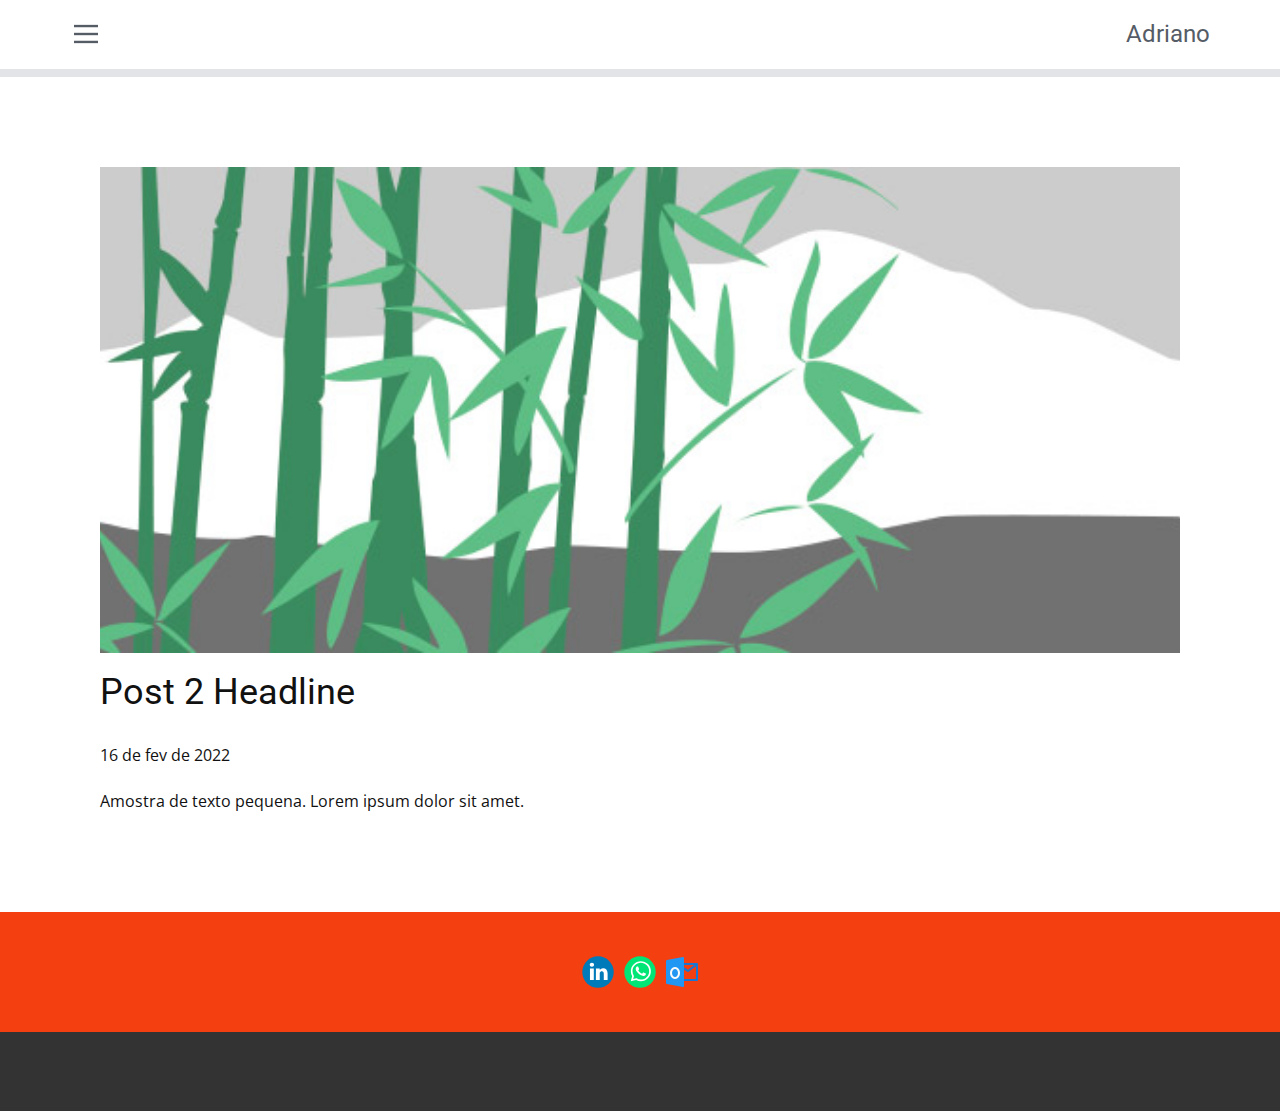
<file: blog/post-1.html>
<!DOCTYPE html>
<html style="font-size: 16px;" lang="pt"><head>
    <meta name="viewport" content="width=device-width, initial-scale=1.0">
    <meta charset="utf-8">
    <meta name="keywords" content="Post 1 Headline">
    <meta name="description" content="">
    <title>Post 2 Headline</title>
    <link rel="stylesheet" href="../nicepage.css" media="screen">
<link rel="stylesheet" href="../Post-Template.css" media="screen">
    <script class="u-script" type="text/javascript" src="../jquery.js" defer=""></script>
    <script class="u-script" type="text/javascript" src="../nicepage.js" defer=""></script>
    <meta name="generator" content="Nicepage 6.2.1, nicepage.com">
    <link id="u-theme-google-font" rel="stylesheet" href="https://fonts.googleapis.com/css?family=Roboto:100,100i,300,300i,400,400i,500,500i,700,700i,900,900i|Open+Sans:300,300i,400,400i,500,500i,600,600i,700,700i,800,800i">
    
    
    
    <script type="application/ld+json">{
		"@context": "http://schema.org",
		"@type": "Organization",
		"name": "Portfólio de Projetos",
		"sameAs": [
				"https://www.linkedin.com/in/adrianogvs/",
				"https://api.whatsapp.com/send?phone=5527988077337&text=Ol%C3%A1%2C%20seja%20bem-vindo(a)%20ao%20meu%20Whatsapp!",
				"adrianogvs@hotmail.com.br"
		]
}</script>
    <meta name="theme-color" content="#478ac9">
  <meta data-intl-tel-input-cdn-path="intlTelInput/"></head>
  <body data-path-to-root="./" data-include-products="false" class="u-body u-xl-mode" data-lang="pt"><header class="u-border-8 u-border-custom-color-4 u-border-no-left u-border-no-right u-border-no-top u-clearfix u-custom-border u-header u-sticky u-sticky-c758 u-white u-header" id="sec-f16b"><div class="u-clearfix u-sheet u-sheet-1">
        <nav class="u-align-left u-menu u-menu-hamburger u-offcanvas u-menu-1" data-responsive-from="XL">
          <div class="menu-collapse">
            <a class="u-button-style u-nav-link u-text-palette-5-dark-2" href="#" style="padding: 4px; font-size: calc(1em + 8px);">
              <svg class="u-svg-link" preserveAspectRatio="xMidYMin slice" viewBox="0 0 302 302" style=""><use xmlns:xlink="http://www.w3.org/1999/xlink" xlink:href="#svg-5c50"></use></svg>
              <svg xmlns="http://www.w3.org/2000/svg" xmlns:xlink="http://www.w3.org/1999/xlink" version="1.1" id="svg-5c50" x="0px" y="0px" viewBox="0 0 302 302" style="enable-background:new 0 0 302 302;" xml:space="preserve" class="u-svg-content"><g><rect y="36" width="302" height="30"></rect><rect y="236" width="302" height="30"></rect><rect y="136" width="302" height="30"></rect>
</g><g></g><g></g><g></g><g></g><g></g><g></g><g></g><g></g><g></g><g></g><g></g><g></g><g></g><g></g><g></g></svg>
            </a>
          </div>
          <div class="u-custom-menu u-nav-container">
            <ul class="u-nav u-unstyled u-nav-1"><li class="u-nav-item"><a class="u-button-style u-nav-link u-text-active-palette-1-base u-text-hover-palette-2-base" href="../Portfólio---Adriano-Vilela.html" style="padding: 10px 20px;">Portfólio -&nbsp;Adriano Vilela</a>
</li><li class="u-nav-item"><a class="u-button-style u-nav-link u-text-active-palette-1-base u-text-hover-palette-2-base" href="../Portfólio---Adriano-Vilela.html#sec-cb56" style="padding: 10px 20px;">Sobre</a>
</li><li class="u-nav-item"><a class="u-button-style u-nav-link u-text-active-palette-1-base u-text-hover-palette-2-base" href="../Portfólio---Adriano-Vilela.html#sec-140b" style="padding: 10px 20px;">Skills</a>
</li><li class="u-nav-item"><a class="u-button-style u-nav-link u-text-active-palette-1-base u-text-hover-palette-2-base" href="../Portfólio---Adriano-Vilela.html#carousel_1320" style="padding: 10px 20px;">Experiências</a>
</li><li class="u-nav-item"><a class="u-button-style u-nav-link u-text-active-palette-1-base u-text-hover-palette-2-base" href="../Portfólio---Adriano-Vilela.html#sec-0127" style="padding: 10px 20px;">Projetos</a>
</li><li class="u-nav-item"><a class="u-button-style u-nav-link u-text-active-palette-1-base u-text-hover-palette-2-base" href="../Contact.html" style="padding: 10px 20px;">Contact</a>
</li></ul>
          </div>
          <div class="u-custom-menu u-nav-container-collapse">
            <div class="u-align-center u-container-style u-custom-color-6 u-inner-container-layout u-opacity u-opacity-95 u-sidenav u-sidenav-1" data-offcanvas-width="402">
              <div class="u-inner-container-layout u-sidenav-overflow">
                <div class="u-menu-close"></div>
                <ul class="u-align-left u-nav u-popupmenu-items u-spacing-6 u-unstyled u-nav-2"><li class="u-nav-item"><a class="u-button-style u-nav-link" href="../Portfólio---Adriano-Vilela.html" style="padding: 24px 20px;">Portfólio -&nbsp;Adriano Vilela</a>
</li><li class="u-nav-item"><a class="u-button-style u-nav-link" href="../Portfólio---Adriano-Vilela.html#sec-cb56" style="padding: 24px 20px;">Sobre</a>
</li><li class="u-nav-item"><a class="u-button-style u-nav-link" href="../Portfólio---Adriano-Vilela.html#sec-140b" style="padding: 24px 20px;">Skills</a>
</li><li class="u-nav-item"><a class="u-button-style u-nav-link" href="../Portfólio---Adriano-Vilela.html#carousel_1320" style="padding: 24px 20px;">Experiências</a>
</li><li class="u-nav-item"><a class="u-button-style u-nav-link" href="../Portfólio---Adriano-Vilela.html#sec-0127" style="padding: 24px 20px;">Projetos</a>
</li><li class="u-nav-item"><a class="u-button-style u-nav-link" href="../Contact.html" style="padding: 24px 20px;">Contact</a>
</li></ul>
              </div>
            </div>
            <div class="u-black u-menu-overlay u-opacity u-opacity-70"></div>
          </div>
        </nav>
        <h3 class="u-headline u-text u-text-default u-text-palette-5-dark-2 u-text-1">
          <a href="/">Adriano </a>
        </h3>
      </div><style class="u-sticky-style" data-style-id="c758">.u-sticky-fixed.u-sticky-c758:before, .u-body.u-sticky-fixed .u-sticky-c758:before {
borders: top right bottom left !important; border-color: #ffffff !important; border-width: 2px !important
}</style></header>
    <section class="u-align-center u-clearfix u-section-1" id="sec-787d">
      <div class="u-clearfix u-sheet u-valign-middle-md u-valign-middle-sm u-valign-middle-xs u-sheet-1"><!--post_details--><!--post_details_options_json--><!--{"source":""}--><!--/post_details_options_json--><!--blog_post-->
        <div class="u-container-style u-expanded-width u-post-details u-post-details-1">
          <div class="u-container-layout u-valign-middle u-container-layout-1"><!--blog_post_image-->
            <img alt="" class="u-blog-control u-expanded-width u-image u-image-default u-image-1" src="../images/68f64b9d.jpeg"><!--/blog_post_image--><!--blog_post_header-->
            <h2 class="u-blog-control u-text u-text-1">Post 2 Headline</h2><!--/blog_post_header--><!--blog_post_metadata-->
            <div class="u-blog-control u-metadata u-metadata-1"><!--blog_post_metadata_date-->
              <span class="u-meta-date u-meta-icon">16 de fev de 2022</span><!--/blog_post_metadata_date--><!--blog_post_metadata_category-->
              <!--/blog_post_metadata_category--><!--blog_post_metadata_comments-->
              <!--/blog_post_metadata_comments-->
            </div><!--/blog_post_metadata--><!--blog_post_content-->
            <div class="u-align-justify u-blog-control u-post-content u-text u-text-2 fr-view">
  Amostra de texto pequena. Lorem ipsum dolor sit amet.
  </div><!--/blog_post_content-->
          </div>
        </div><!--/blog_post--><!--/post_details-->
      </div>
    </section>
    
    
    
    <footer class="u-clearfix u-custom-color-1 u-footer" id="sec-0ba6"><div class="u-clearfix u-sheet u-sheet-1">
        <div class="u-align-left u-social-icons u-spacing-10 u-social-icons-1">
          <a class="u-social-url" title="linkedin" target="_blank" href="https://www.linkedin.com/in/adrianogvs/"><span class="u-icon u-social-icon u-social-linkedin u-icon-1"><svg class="u-svg-link" preserveAspectRatio="xMidYMin slice" viewBox="0 0 112 112" style=""><use xmlns:xlink="http://www.w3.org/1999/xlink" xlink:href="#svg-ad49"></use></svg><svg class="u-svg-content" viewBox="0 0 112 112" x="0" y="0" id="svg-ad49"><circle fill="currentColor" cx="56.1" cy="56.1" r="55"></circle><path fill="#FFFFFF" d="M41.3,83.7H27.9V43.4h13.4V83.7z M34.6,37.9L34.6,37.9c-4.6,0-7.5-3.1-7.5-7c0-4,3-7,7.6-7s7.4,3,7.5,7
            C42.2,34.8,39.2,37.9,34.6,37.9z M89.6,83.7H76.2V62.2c0-5.4-1.9-9.1-6.8-9.1c-3.7,0-5.9,2.5-6.9,4.9c-0.4,0.9-0.4,2.1-0.4,3.3v22.5
            H48.7c0,0,0.2-36.5,0-40.3h13.4v5.7c1.8-2.7,5-6.7,12.1-6.7c8.8,0,15.4,5.8,15.4,18.1V83.7z"></path></svg></span>
          </a>
          <a class="u-social-url" target="_blank" data-type="Whatsapp" title="Whatsapp" href="https://api.whatsapp.com/send?phone=5527988077337&amp;text=Ol%C3%A1%2C%20seja%20bem-vindo(a)%20ao%20meu%20Whatsapp!"><span class="u-icon u-social-icon u-social-whatsapp u-icon-2"><svg class="u-svg-link" preserveAspectRatio="xMidYMin slice" viewBox="0 0 112 112" style=""><use xmlns:xlink="http://www.w3.org/1999/xlink" xlink:href="#svg-d488"></use></svg><svg class="u-svg-content" viewBox="0 0 112 112" x="0" y="0" id="svg-d488"><circle fill="currentColor" cx="56.1" cy="56.1" r="55"></circle><path fill="#FFFFFF" d="M83.8,28.3C77.2,21.7,68.4,18,59,18c-19.3,0-35.1,15.7-35.1,35.1c0,6.2,1.6,12.2,4.7,17.5l-5,18.2L42.2,84
	c5.1,2.8,10.9,4.3,16.8,4.3h0l0,0c19.3,0,35.1-15.7,35.1-35.1C94.1,43.8,90.5,35,83.8,28.3 M59,82.3L59,82.3
	c-5.2,0-10.4-1.4-14.9-4.1l-1.1-0.6l-11,2.9L35,69.8l-0.7-1.1c-2.9-4.6-4.5-10-4.5-15.5C29.8,37,42.9,24,59,24
	c7.8,0,15.1,3,20.6,8.6c5.5,5.5,8.5,12.8,8.5,20.6C88.2,69.2,75.1,82.3,59,82.3 M75,60.5c-0.9-0.4-5.2-2.6-6-2.9
	c-0.8-0.3-1.4-0.4-2,0.4s-2.3,2.9-2.8,3.4c-0.5,0.6-1,0.7-1.9,0.2c-0.9-0.4-3.7-1.4-7.1-4.4c-2.6-2.3-4.4-5.2-4.9-6.1
	c-0.5-0.9-0.1-1.4,0.4-1.8c0.4-0.4,0.9-1,1.3-1.5c0.4-0.5,0.6-0.9,0.9-1.5c0.3-0.6,0.1-1.1-0.1-1.5c-0.2-0.4-2-4.8-2.7-6.5
	c-0.7-1.7-1.4-1.5-2-1.5c-0.5,0-1.1,0-1.7,0c-0.6,0-1.5,0.2-2.3,1.1c-0.8,0.9-3.1,3-3.1,7.3c0,4.3,3.1,8.5,3.6,9.1
	c0.4,0.6,6.2,9.4,15,13.2c2.1,0.9,3.7,1.4,5,1.8c2.1,0.7,4,0.6,5.5,0.3c1.7-0.3,5.2-2.1,5.9-4.2c0.7-2,0.7-3.8,0.5-4.2
	C76.5,61.1,75.9,60.9,75,60.5"></path></svg></span>
          </a>
          <a class="u-social-url" target="_blank" data-type="Custom" title="Custom" href="../adrianogvs@hotmail.com.br"><span class="u-file-icon u-icon u-social-custom u-social-icon u-icon-3"><img src="../images/732223.png" alt=""></span>
          </a>
        </div>
      </div></footer>
      <section class="u-backlink u-clearfix u-grey-80">
        <a class="u-link" href="" target="_blank">
          <span></span>
        </a>
        <p class="u-text">
          <span></span>
        </p>
        <a class="u-link" href="" target="_blank">
          <span></span>
        </a>
      </section>
    
  </body></html>
</file>
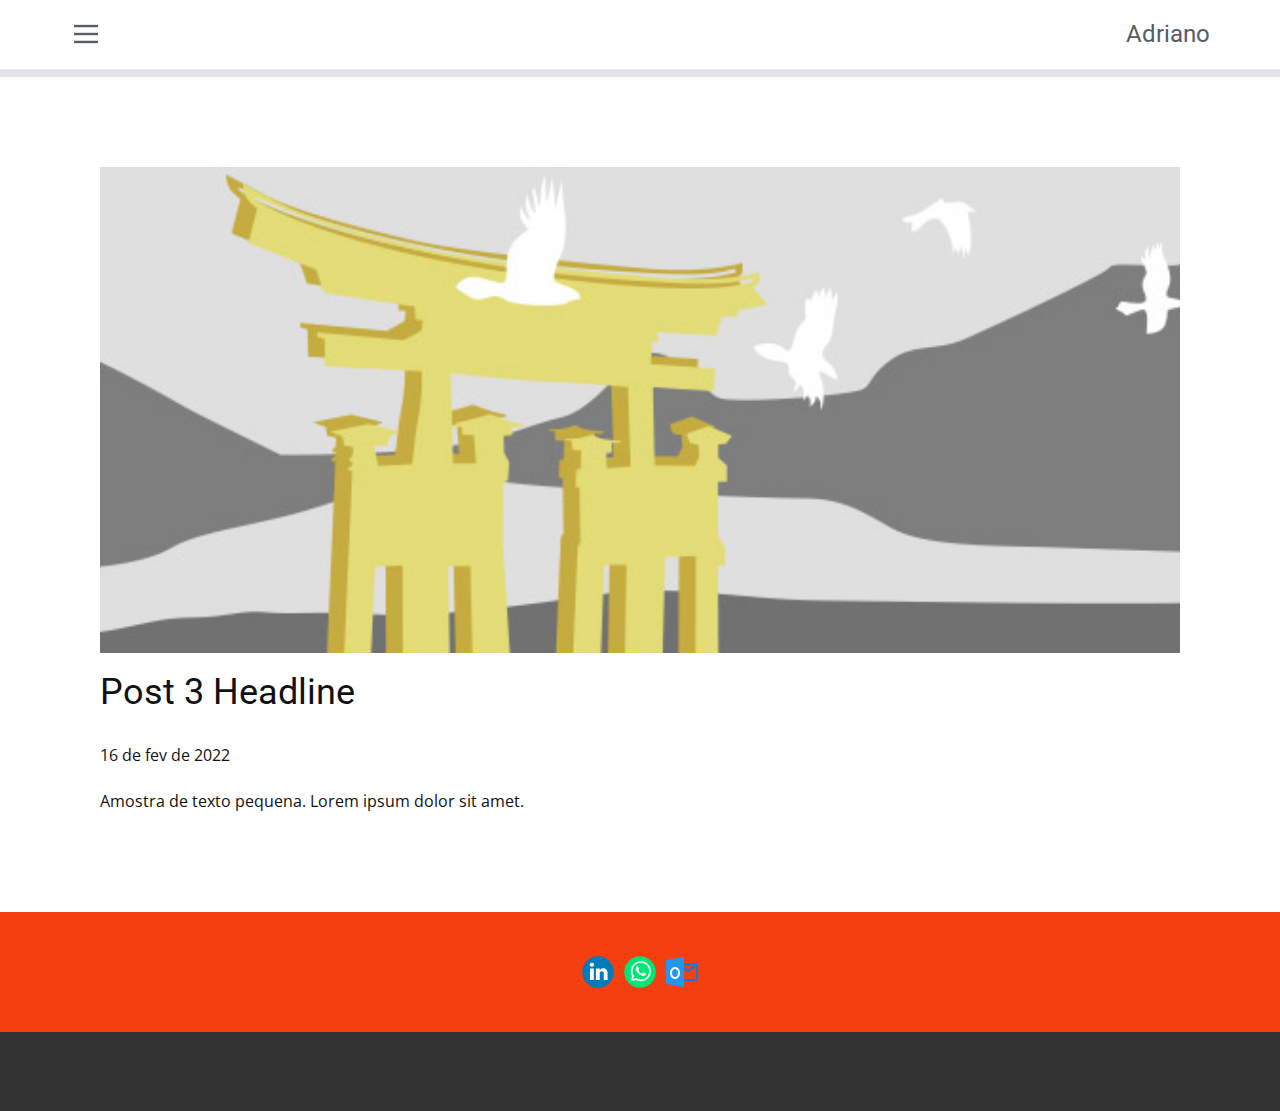
<file: blog/post-2.html>
<!DOCTYPE html>
<html style="font-size: 16px;" lang="pt"><head>
    <meta name="viewport" content="width=device-width, initial-scale=1.0">
    <meta charset="utf-8">
    <meta name="keywords" content="Post 1 Headline">
    <meta name="description" content="">
    <title>Post 3 Headline</title>
    <link rel="stylesheet" href="../nicepage.css" media="screen">
<link rel="stylesheet" href="../Post-Template.css" media="screen">
    <script class="u-script" type="text/javascript" src="../jquery.js" defer=""></script>
    <script class="u-script" type="text/javascript" src="../nicepage.js" defer=""></script>
    <meta name="generator" content="Nicepage 6.2.1, nicepage.com">
    <link id="u-theme-google-font" rel="stylesheet" href="https://fonts.googleapis.com/css?family=Roboto:100,100i,300,300i,400,400i,500,500i,700,700i,900,900i|Open+Sans:300,300i,400,400i,500,500i,600,600i,700,700i,800,800i">
    
    
    
    <script type="application/ld+json">{
		"@context": "http://schema.org",
		"@type": "Organization",
		"name": "Portfólio de Projetos",
		"sameAs": [
				"https://www.linkedin.com/in/adrianogvs/",
				"https://api.whatsapp.com/send?phone=5527988077337&text=Ol%C3%A1%2C%20seja%20bem-vindo(a)%20ao%20meu%20Whatsapp!",
				"adrianogvs@hotmail.com.br"
		]
}</script>
    <meta name="theme-color" content="#478ac9">
  <meta data-intl-tel-input-cdn-path="intlTelInput/"></head>
  <body data-path-to-root="./" data-include-products="false" class="u-body u-xl-mode" data-lang="pt"><header class="u-border-8 u-border-custom-color-4 u-border-no-left u-border-no-right u-border-no-top u-clearfix u-custom-border u-header u-sticky u-sticky-c758 u-white u-header" id="sec-f16b"><div class="u-clearfix u-sheet u-sheet-1">
        <nav class="u-align-left u-menu u-menu-hamburger u-offcanvas u-menu-1" data-responsive-from="XL">
          <div class="menu-collapse">
            <a class="u-button-style u-nav-link u-text-palette-5-dark-2" href="#" style="padding: 4px; font-size: calc(1em + 8px);">
              <svg class="u-svg-link" preserveAspectRatio="xMidYMin slice" viewBox="0 0 302 302" style=""><use xmlns:xlink="http://www.w3.org/1999/xlink" xlink:href="#svg-5c50"></use></svg>
              <svg xmlns="http://www.w3.org/2000/svg" xmlns:xlink="http://www.w3.org/1999/xlink" version="1.1" id="svg-5c50" x="0px" y="0px" viewBox="0 0 302 302" style="enable-background:new 0 0 302 302;" xml:space="preserve" class="u-svg-content"><g><rect y="36" width="302" height="30"></rect><rect y="236" width="302" height="30"></rect><rect y="136" width="302" height="30"></rect>
</g><g></g><g></g><g></g><g></g><g></g><g></g><g></g><g></g><g></g><g></g><g></g><g></g><g></g><g></g><g></g></svg>
            </a>
          </div>
          <div class="u-custom-menu u-nav-container">
            <ul class="u-nav u-unstyled u-nav-1"><li class="u-nav-item"><a class="u-button-style u-nav-link u-text-active-palette-1-base u-text-hover-palette-2-base" href="../Portfólio---Adriano-Vilela.html" style="padding: 10px 20px;">Portfólio -&nbsp;Adriano Vilela</a>
</li><li class="u-nav-item"><a class="u-button-style u-nav-link u-text-active-palette-1-base u-text-hover-palette-2-base" href="../Portfólio---Adriano-Vilela.html#sec-cb56" style="padding: 10px 20px;">Sobre</a>
</li><li class="u-nav-item"><a class="u-button-style u-nav-link u-text-active-palette-1-base u-text-hover-palette-2-base" href="../Portfólio---Adriano-Vilela.html#sec-140b" style="padding: 10px 20px;">Skills</a>
</li><li class="u-nav-item"><a class="u-button-style u-nav-link u-text-active-palette-1-base u-text-hover-palette-2-base" href="../Portfólio---Adriano-Vilela.html#carousel_1320" style="padding: 10px 20px;">Experiências</a>
</li><li class="u-nav-item"><a class="u-button-style u-nav-link u-text-active-palette-1-base u-text-hover-palette-2-base" href="../Portfólio---Adriano-Vilela.html#sec-0127" style="padding: 10px 20px;">Projetos</a>
</li><li class="u-nav-item"><a class="u-button-style u-nav-link u-text-active-palette-1-base u-text-hover-palette-2-base" href="../Contact.html" style="padding: 10px 20px;">Contact</a>
</li></ul>
          </div>
          <div class="u-custom-menu u-nav-container-collapse">
            <div class="u-align-center u-container-style u-custom-color-6 u-inner-container-layout u-opacity u-opacity-95 u-sidenav u-sidenav-1" data-offcanvas-width="402">
              <div class="u-inner-container-layout u-sidenav-overflow">
                <div class="u-menu-close"></div>
                <ul class="u-align-left u-nav u-popupmenu-items u-spacing-6 u-unstyled u-nav-2"><li class="u-nav-item"><a class="u-button-style u-nav-link" href="../Portfólio---Adriano-Vilela.html" style="padding: 24px 20px;">Portfólio -&nbsp;Adriano Vilela</a>
</li><li class="u-nav-item"><a class="u-button-style u-nav-link" href="../Portfólio---Adriano-Vilela.html#sec-cb56" style="padding: 24px 20px;">Sobre</a>
</li><li class="u-nav-item"><a class="u-button-style u-nav-link" href="../Portfólio---Adriano-Vilela.html#sec-140b" style="padding: 24px 20px;">Skills</a>
</li><li class="u-nav-item"><a class="u-button-style u-nav-link" href="../Portfólio---Adriano-Vilela.html#carousel_1320" style="padding: 24px 20px;">Experiências</a>
</li><li class="u-nav-item"><a class="u-button-style u-nav-link" href="../Portfólio---Adriano-Vilela.html#sec-0127" style="padding: 24px 20px;">Projetos</a>
</li><li class="u-nav-item"><a class="u-button-style u-nav-link" href="../Contact.html" style="padding: 24px 20px;">Contact</a>
</li></ul>
              </div>
            </div>
            <div class="u-black u-menu-overlay u-opacity u-opacity-70"></div>
          </div>
        </nav>
        <h3 class="u-headline u-text u-text-default u-text-palette-5-dark-2 u-text-1">
          <a href="/">Adriano </a>
        </h3>
      </div><style class="u-sticky-style" data-style-id="c758">.u-sticky-fixed.u-sticky-c758:before, .u-body.u-sticky-fixed .u-sticky-c758:before {
borders: top right bottom left !important; border-color: #ffffff !important; border-width: 2px !important
}</style></header>
    <section class="u-align-center u-clearfix u-section-1" id="sec-787d">
      <div class="u-clearfix u-sheet u-valign-middle-md u-valign-middle-sm u-valign-middle-xs u-sheet-1"><!--post_details--><!--post_details_options_json--><!--{"source":""}--><!--/post_details_options_json--><!--blog_post-->
        <div class="u-container-style u-expanded-width u-post-details u-post-details-1">
          <div class="u-container-layout u-valign-middle u-container-layout-1"><!--blog_post_image-->
            <img alt="" class="u-blog-control u-expanded-width u-image u-image-default u-image-1" src="../images/8ad73f3c.jpeg"><!--/blog_post_image--><!--blog_post_header-->
            <h2 class="u-blog-control u-text u-text-1">Post 3 Headline</h2><!--/blog_post_header--><!--blog_post_metadata-->
            <div class="u-blog-control u-metadata u-metadata-1"><!--blog_post_metadata_date-->
              <span class="u-meta-date u-meta-icon">16 de fev de 2022</span><!--/blog_post_metadata_date--><!--blog_post_metadata_category-->
              <!--/blog_post_metadata_category--><!--blog_post_metadata_comments-->
              <!--/blog_post_metadata_comments-->
            </div><!--/blog_post_metadata--><!--blog_post_content-->
            <div class="u-align-justify u-blog-control u-post-content u-text u-text-2 fr-view">
  Amostra de texto pequena. Lorem ipsum dolor sit amet.
  </div><!--/blog_post_content-->
          </div>
        </div><!--/blog_post--><!--/post_details-->
      </div>
    </section>
    
    
    
    <footer class="u-clearfix u-custom-color-1 u-footer" id="sec-0ba6"><div class="u-clearfix u-sheet u-sheet-1">
        <div class="u-align-left u-social-icons u-spacing-10 u-social-icons-1">
          <a class="u-social-url" title="linkedin" target="_blank" href="https://www.linkedin.com/in/adrianogvs/"><span class="u-icon u-social-icon u-social-linkedin u-icon-1"><svg class="u-svg-link" preserveAspectRatio="xMidYMin slice" viewBox="0 0 112 112" style=""><use xmlns:xlink="http://www.w3.org/1999/xlink" xlink:href="#svg-ad49"></use></svg><svg class="u-svg-content" viewBox="0 0 112 112" x="0" y="0" id="svg-ad49"><circle fill="currentColor" cx="56.1" cy="56.1" r="55"></circle><path fill="#FFFFFF" d="M41.3,83.7H27.9V43.4h13.4V83.7z M34.6,37.9L34.6,37.9c-4.6,0-7.5-3.1-7.5-7c0-4,3-7,7.6-7s7.4,3,7.5,7
            C42.2,34.8,39.2,37.9,34.6,37.9z M89.6,83.7H76.2V62.2c0-5.4-1.9-9.1-6.8-9.1c-3.7,0-5.9,2.5-6.9,4.9c-0.4,0.9-0.4,2.1-0.4,3.3v22.5
            H48.7c0,0,0.2-36.5,0-40.3h13.4v5.7c1.8-2.7,5-6.7,12.1-6.7c8.8,0,15.4,5.8,15.4,18.1V83.7z"></path></svg></span>
          </a>
          <a class="u-social-url" target="_blank" data-type="Whatsapp" title="Whatsapp" href="https://api.whatsapp.com/send?phone=5527988077337&amp;text=Ol%C3%A1%2C%20seja%20bem-vindo(a)%20ao%20meu%20Whatsapp!"><span class="u-icon u-social-icon u-social-whatsapp u-icon-2"><svg class="u-svg-link" preserveAspectRatio="xMidYMin slice" viewBox="0 0 112 112" style=""><use xmlns:xlink="http://www.w3.org/1999/xlink" xlink:href="#svg-d488"></use></svg><svg class="u-svg-content" viewBox="0 0 112 112" x="0" y="0" id="svg-d488"><circle fill="currentColor" cx="56.1" cy="56.1" r="55"></circle><path fill="#FFFFFF" d="M83.8,28.3C77.2,21.7,68.4,18,59,18c-19.3,0-35.1,15.7-35.1,35.1c0,6.2,1.6,12.2,4.7,17.5l-5,18.2L42.2,84
	c5.1,2.8,10.9,4.3,16.8,4.3h0l0,0c19.3,0,35.1-15.7,35.1-35.1C94.1,43.8,90.5,35,83.8,28.3 M59,82.3L59,82.3
	c-5.2,0-10.4-1.4-14.9-4.1l-1.1-0.6l-11,2.9L35,69.8l-0.7-1.1c-2.9-4.6-4.5-10-4.5-15.5C29.8,37,42.9,24,59,24
	c7.8,0,15.1,3,20.6,8.6c5.5,5.5,8.5,12.8,8.5,20.6C88.2,69.2,75.1,82.3,59,82.3 M75,60.5c-0.9-0.4-5.2-2.6-6-2.9
	c-0.8-0.3-1.4-0.4-2,0.4s-2.3,2.9-2.8,3.4c-0.5,0.6-1,0.7-1.9,0.2c-0.9-0.4-3.7-1.4-7.1-4.4c-2.6-2.3-4.4-5.2-4.9-6.1
	c-0.5-0.9-0.1-1.4,0.4-1.8c0.4-0.4,0.9-1,1.3-1.5c0.4-0.5,0.6-0.9,0.9-1.5c0.3-0.6,0.1-1.1-0.1-1.5c-0.2-0.4-2-4.8-2.7-6.5
	c-0.7-1.7-1.4-1.5-2-1.5c-0.5,0-1.1,0-1.7,0c-0.6,0-1.5,0.2-2.3,1.1c-0.8,0.9-3.1,3-3.1,7.3c0,4.3,3.1,8.5,3.6,9.1
	c0.4,0.6,6.2,9.4,15,13.2c2.1,0.9,3.7,1.4,5,1.8c2.1,0.7,4,0.6,5.5,0.3c1.7-0.3,5.2-2.1,5.9-4.2c0.7-2,0.7-3.8,0.5-4.2
	C76.5,61.1,75.9,60.9,75,60.5"></path></svg></span>
          </a>
          <a class="u-social-url" target="_blank" data-type="Custom" title="Custom" href="../adrianogvs@hotmail.com.br"><span class="u-file-icon u-icon u-social-custom u-social-icon u-icon-3"><img src="../images/732223.png" alt=""></span>
          </a>
        </div>
      </div></footer>
      <section class="u-backlink u-clearfix u-grey-80">
        <a class="u-link" href="" target="_blank">
          <span></span>
        </a>
        <p class="u-text">
          <span></span>
        </p>
        <a class="u-link" href="" target="_blank">
          <span></span>
        </a>
      </section>
    
  </body></html>
</file>
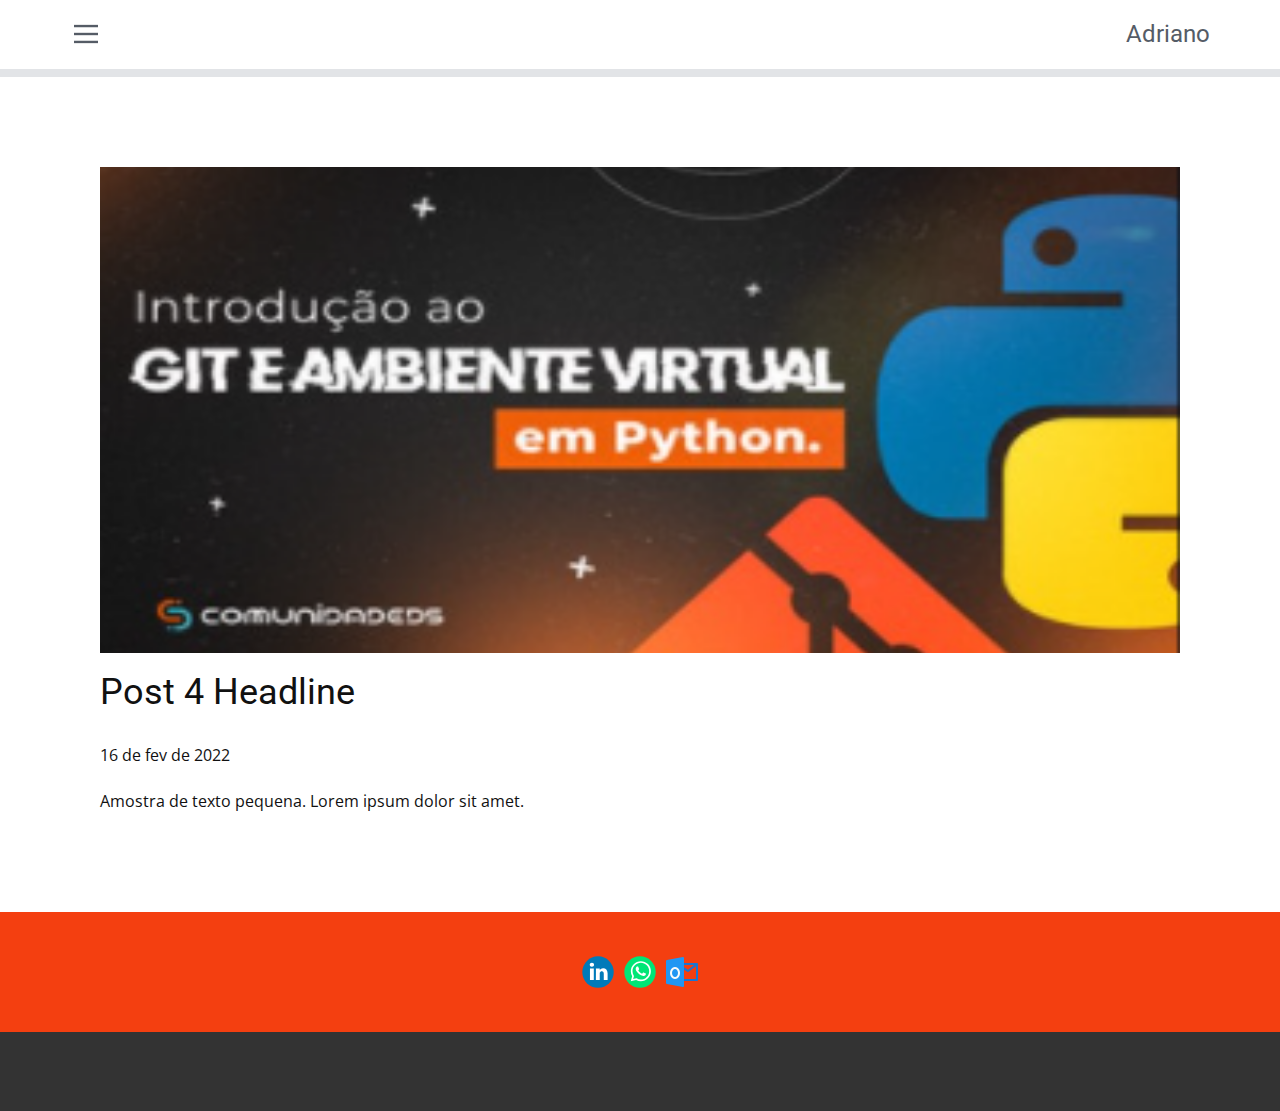
<file: blog/post-3.html>
<!DOCTYPE html>
<html style="font-size: 16px;" lang="pt"><head>
    <meta name="viewport" content="width=device-width, initial-scale=1.0">
    <meta charset="utf-8">
    <meta name="keywords" content="Post 1 Headline">
    <meta name="description" content="">
    <title>Post 4 Headline</title>
    <link rel="stylesheet" href="../nicepage.css" media="screen">
<link rel="stylesheet" href="../Post-Template.css" media="screen">
    <script class="u-script" type="text/javascript" src="../jquery.js" defer=""></script>
    <script class="u-script" type="text/javascript" src="../nicepage.js" defer=""></script>
    <meta name="generator" content="Nicepage 6.2.1, nicepage.com">
    <link id="u-theme-google-font" rel="stylesheet" href="https://fonts.googleapis.com/css?family=Roboto:100,100i,300,300i,400,400i,500,500i,700,700i,900,900i|Open+Sans:300,300i,400,400i,500,500i,600,600i,700,700i,800,800i">
    
    
    
    <script type="application/ld+json">{
		"@context": "http://schema.org",
		"@type": "Organization",
		"name": "Portfólio de Projetos",
		"sameAs": [
				"https://www.linkedin.com/in/adrianogvs/",
				"https://api.whatsapp.com/send?phone=5527988077337&text=Ol%C3%A1%2C%20seja%20bem-vindo(a)%20ao%20meu%20Whatsapp!",
				"adrianogvs@hotmail.com.br"
		]
}</script>
    <meta name="theme-color" content="#478ac9">
  <meta data-intl-tel-input-cdn-path="intlTelInput/"></head>
  <body data-path-to-root="./" data-include-products="false" class="u-body u-xl-mode" data-lang="pt"><header class="u-border-8 u-border-custom-color-4 u-border-no-left u-border-no-right u-border-no-top u-clearfix u-custom-border u-header u-sticky u-sticky-c758 u-white u-header" id="sec-f16b"><div class="u-clearfix u-sheet u-sheet-1">
        <nav class="u-align-left u-menu u-menu-hamburger u-offcanvas u-menu-1" data-responsive-from="XL">
          <div class="menu-collapse">
            <a class="u-button-style u-nav-link u-text-palette-5-dark-2" href="#" style="padding: 4px; font-size: calc(1em + 8px);">
              <svg class="u-svg-link" preserveAspectRatio="xMidYMin slice" viewBox="0 0 302 302" style=""><use xmlns:xlink="http://www.w3.org/1999/xlink" xlink:href="#svg-5c50"></use></svg>
              <svg xmlns="http://www.w3.org/2000/svg" xmlns:xlink="http://www.w3.org/1999/xlink" version="1.1" id="svg-5c50" x="0px" y="0px" viewBox="0 0 302 302" style="enable-background:new 0 0 302 302;" xml:space="preserve" class="u-svg-content"><g><rect y="36" width="302" height="30"></rect><rect y="236" width="302" height="30"></rect><rect y="136" width="302" height="30"></rect>
</g><g></g><g></g><g></g><g></g><g></g><g></g><g></g><g></g><g></g><g></g><g></g><g></g><g></g><g></g><g></g></svg>
            </a>
          </div>
          <div class="u-custom-menu u-nav-container">
            <ul class="u-nav u-unstyled u-nav-1"><li class="u-nav-item"><a class="u-button-style u-nav-link u-text-active-palette-1-base u-text-hover-palette-2-base" href="../Portfólio---Adriano-Vilela.html" style="padding: 10px 20px;">Portfólio -&nbsp;Adriano Vilela</a>
</li><li class="u-nav-item"><a class="u-button-style u-nav-link u-text-active-palette-1-base u-text-hover-palette-2-base" href="../Portfólio---Adriano-Vilela.html#sec-cb56" style="padding: 10px 20px;">Sobre</a>
</li><li class="u-nav-item"><a class="u-button-style u-nav-link u-text-active-palette-1-base u-text-hover-palette-2-base" href="../Portfólio---Adriano-Vilela.html#sec-140b" style="padding: 10px 20px;">Skills</a>
</li><li class="u-nav-item"><a class="u-button-style u-nav-link u-text-active-palette-1-base u-text-hover-palette-2-base" href="../Portfólio---Adriano-Vilela.html#carousel_1320" style="padding: 10px 20px;">Experiências</a>
</li><li class="u-nav-item"><a class="u-button-style u-nav-link u-text-active-palette-1-base u-text-hover-palette-2-base" href="../Portfólio---Adriano-Vilela.html#sec-0127" style="padding: 10px 20px;">Projetos</a>
</li><li class="u-nav-item"><a class="u-button-style u-nav-link u-text-active-palette-1-base u-text-hover-palette-2-base" href="../Contact.html" style="padding: 10px 20px;">Contact</a>
</li></ul>
          </div>
          <div class="u-custom-menu u-nav-container-collapse">
            <div class="u-align-center u-container-style u-custom-color-6 u-inner-container-layout u-opacity u-opacity-95 u-sidenav u-sidenav-1" data-offcanvas-width="402">
              <div class="u-inner-container-layout u-sidenav-overflow">
                <div class="u-menu-close"></div>
                <ul class="u-align-left u-nav u-popupmenu-items u-spacing-6 u-unstyled u-nav-2"><li class="u-nav-item"><a class="u-button-style u-nav-link" href="../Portfólio---Adriano-Vilela.html" style="padding: 24px 20px;">Portfólio -&nbsp;Adriano Vilela</a>
</li><li class="u-nav-item"><a class="u-button-style u-nav-link" href="../Portfólio---Adriano-Vilela.html#sec-cb56" style="padding: 24px 20px;">Sobre</a>
</li><li class="u-nav-item"><a class="u-button-style u-nav-link" href="../Portfólio---Adriano-Vilela.html#sec-140b" style="padding: 24px 20px;">Skills</a>
</li><li class="u-nav-item"><a class="u-button-style u-nav-link" href="../Portfólio---Adriano-Vilela.html#carousel_1320" style="padding: 24px 20px;">Experiências</a>
</li><li class="u-nav-item"><a class="u-button-style u-nav-link" href="../Portfólio---Adriano-Vilela.html#sec-0127" style="padding: 24px 20px;">Projetos</a>
</li><li class="u-nav-item"><a class="u-button-style u-nav-link" href="../Contact.html" style="padding: 24px 20px;">Contact</a>
</li></ul>
              </div>
            </div>
            <div class="u-black u-menu-overlay u-opacity u-opacity-70"></div>
          </div>
        </nav>
        <h3 class="u-headline u-text u-text-default u-text-palette-5-dark-2 u-text-1">
          <a href="/">Adriano </a>
        </h3>
      </div><style class="u-sticky-style" data-style-id="c758">.u-sticky-fixed.u-sticky-c758:before, .u-body.u-sticky-fixed .u-sticky-c758:before {
borders: top right bottom left !important; border-color: #ffffff !important; border-width: 2px !important
}</style></header>
    <section class="u-align-center u-clearfix u-section-1" id="sec-787d">
      <div class="u-clearfix u-sheet u-valign-middle-md u-valign-middle-sm u-valign-middle-xs u-sheet-1"><!--post_details--><!--post_details_options_json--><!--{"source":""}--><!--/post_details_options_json--><!--blog_post-->
        <div class="u-container-style u-expanded-width u-post-details u-post-details-1">
          <div class="u-container-layout u-valign-middle u-container-layout-1"><!--blog_post_image-->
            <img alt="" class="u-blog-control u-expanded-width u-image u-image-default u-image-1" src="../images/img3.png"><!--/blog_post_image--><!--blog_post_header-->
            <h2 class="u-blog-control u-text u-text-1">Post 4 Headline</h2><!--/blog_post_header--><!--blog_post_metadata-->
            <div class="u-blog-control u-metadata u-metadata-1"><!--blog_post_metadata_date-->
              <span class="u-meta-date u-meta-icon">16 de fev de 2022</span><!--/blog_post_metadata_date--><!--blog_post_metadata_category-->
              <!--/blog_post_metadata_category--><!--blog_post_metadata_comments-->
              <!--/blog_post_metadata_comments-->
            </div><!--/blog_post_metadata--><!--blog_post_content-->
            <div class="u-align-justify u-blog-control u-post-content u-text u-text-2 fr-view">
  Amostra de texto pequena. Lorem ipsum dolor sit amet.
  </div><!--/blog_post_content-->
          </div>
        </div><!--/blog_post--><!--/post_details-->
      </div>
    </section>
    
    
    
    <footer class="u-clearfix u-custom-color-1 u-footer" id="sec-0ba6"><div class="u-clearfix u-sheet u-sheet-1">
        <div class="u-align-left u-social-icons u-spacing-10 u-social-icons-1">
          <a class="u-social-url" title="linkedin" target="_blank" href="https://www.linkedin.com/in/adrianogvs/"><span class="u-icon u-social-icon u-social-linkedin u-icon-1"><svg class="u-svg-link" preserveAspectRatio="xMidYMin slice" viewBox="0 0 112 112" style=""><use xmlns:xlink="http://www.w3.org/1999/xlink" xlink:href="#svg-ad49"></use></svg><svg class="u-svg-content" viewBox="0 0 112 112" x="0" y="0" id="svg-ad49"><circle fill="currentColor" cx="56.1" cy="56.1" r="55"></circle><path fill="#FFFFFF" d="M41.3,83.7H27.9V43.4h13.4V83.7z M34.6,37.9L34.6,37.9c-4.6,0-7.5-3.1-7.5-7c0-4,3-7,7.6-7s7.4,3,7.5,7
            C42.2,34.8,39.2,37.9,34.6,37.9z M89.6,83.7H76.2V62.2c0-5.4-1.9-9.1-6.8-9.1c-3.7,0-5.9,2.5-6.9,4.9c-0.4,0.9-0.4,2.1-0.4,3.3v22.5
            H48.7c0,0,0.2-36.5,0-40.3h13.4v5.7c1.8-2.7,5-6.7,12.1-6.7c8.8,0,15.4,5.8,15.4,18.1V83.7z"></path></svg></span>
          </a>
          <a class="u-social-url" target="_blank" data-type="Whatsapp" title="Whatsapp" href="https://api.whatsapp.com/send?phone=5527988077337&amp;text=Ol%C3%A1%2C%20seja%20bem-vindo(a)%20ao%20meu%20Whatsapp!"><span class="u-icon u-social-icon u-social-whatsapp u-icon-2"><svg class="u-svg-link" preserveAspectRatio="xMidYMin slice" viewBox="0 0 112 112" style=""><use xmlns:xlink="http://www.w3.org/1999/xlink" xlink:href="#svg-d488"></use></svg><svg class="u-svg-content" viewBox="0 0 112 112" x="0" y="0" id="svg-d488"><circle fill="currentColor" cx="56.1" cy="56.1" r="55"></circle><path fill="#FFFFFF" d="M83.8,28.3C77.2,21.7,68.4,18,59,18c-19.3,0-35.1,15.7-35.1,35.1c0,6.2,1.6,12.2,4.7,17.5l-5,18.2L42.2,84
	c5.1,2.8,10.9,4.3,16.8,4.3h0l0,0c19.3,0,35.1-15.7,35.1-35.1C94.1,43.8,90.5,35,83.8,28.3 M59,82.3L59,82.3
	c-5.2,0-10.4-1.4-14.9-4.1l-1.1-0.6l-11,2.9L35,69.8l-0.7-1.1c-2.9-4.6-4.5-10-4.5-15.5C29.8,37,42.9,24,59,24
	c7.8,0,15.1,3,20.6,8.6c5.5,5.5,8.5,12.8,8.5,20.6C88.2,69.2,75.1,82.3,59,82.3 M75,60.5c-0.9-0.4-5.2-2.6-6-2.9
	c-0.8-0.3-1.4-0.4-2,0.4s-2.3,2.9-2.8,3.4c-0.5,0.6-1,0.7-1.9,0.2c-0.9-0.4-3.7-1.4-7.1-4.4c-2.6-2.3-4.4-5.2-4.9-6.1
	c-0.5-0.9-0.1-1.4,0.4-1.8c0.4-0.4,0.9-1,1.3-1.5c0.4-0.5,0.6-0.9,0.9-1.5c0.3-0.6,0.1-1.1-0.1-1.5c-0.2-0.4-2-4.8-2.7-6.5
	c-0.7-1.7-1.4-1.5-2-1.5c-0.5,0-1.1,0-1.7,0c-0.6,0-1.5,0.2-2.3,1.1c-0.8,0.9-3.1,3-3.1,7.3c0,4.3,3.1,8.5,3.6,9.1
	c0.4,0.6,6.2,9.4,15,13.2c2.1,0.9,3.7,1.4,5,1.8c2.1,0.7,4,0.6,5.5,0.3c1.7-0.3,5.2-2.1,5.9-4.2c0.7-2,0.7-3.8,0.5-4.2
	C76.5,61.1,75.9,60.9,75,60.5"></path></svg></span>
          </a>
          <a class="u-social-url" target="_blank" data-type="Custom" title="Custom" href="../adrianogvs@hotmail.com.br"><span class="u-file-icon u-icon u-social-custom u-social-icon u-icon-3"><img src="../images/732223.png" alt=""></span>
          </a>
        </div>
      </div></footer>
      <section class="u-backlink u-clearfix u-grey-80">
        <a class="u-link" href="" target="_blank">
          <span></span>
        </a>
        <p class="u-text">
          <span></span>
        </p>
        <a class="u-link" href="" target="_blank">
          <span></span>
        </a>
      </section>
    
  </body></html>
</file>
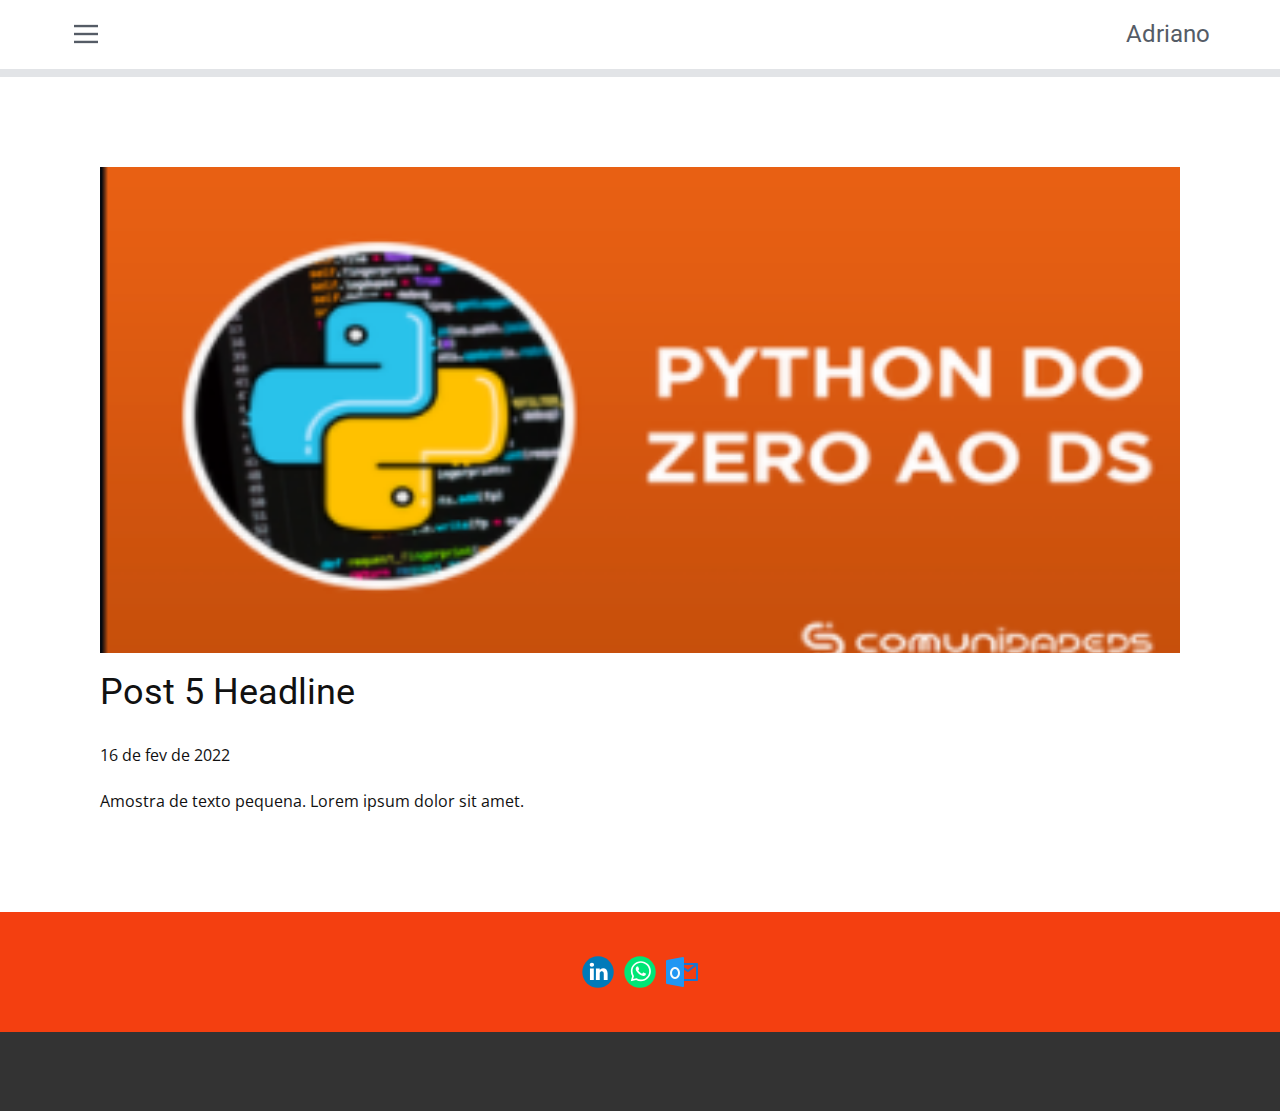
<file: blog/post-4.html>
<!DOCTYPE html>
<html style="font-size: 16px;" lang="pt"><head>
    <meta name="viewport" content="width=device-width, initial-scale=1.0">
    <meta charset="utf-8">
    <meta name="keywords" content="Post 1 Headline">
    <meta name="description" content="">
    <title>Post 5 Headline</title>
    <link rel="stylesheet" href="../nicepage.css" media="screen">
<link rel="stylesheet" href="../Post-Template.css" media="screen">
    <script class="u-script" type="text/javascript" src="../jquery.js" defer=""></script>
    <script class="u-script" type="text/javascript" src="../nicepage.js" defer=""></script>
    <meta name="generator" content="Nicepage 6.2.1, nicepage.com">
    <link id="u-theme-google-font" rel="stylesheet" href="https://fonts.googleapis.com/css?family=Roboto:100,100i,300,300i,400,400i,500,500i,700,700i,900,900i|Open+Sans:300,300i,400,400i,500,500i,600,600i,700,700i,800,800i">
    
    
    
    <script type="application/ld+json">{
		"@context": "http://schema.org",
		"@type": "Organization",
		"name": "Portfólio de Projetos",
		"sameAs": [
				"https://www.linkedin.com/in/adrianogvs/",
				"https://api.whatsapp.com/send?phone=5527988077337&text=Ol%C3%A1%2C%20seja%20bem-vindo(a)%20ao%20meu%20Whatsapp!",
				"adrianogvs@hotmail.com.br"
		]
}</script>
    <meta name="theme-color" content="#478ac9">
  <meta data-intl-tel-input-cdn-path="intlTelInput/"></head>
  <body data-path-to-root="./" data-include-products="false" class="u-body u-xl-mode" data-lang="pt"><header class="u-border-8 u-border-custom-color-4 u-border-no-left u-border-no-right u-border-no-top u-clearfix u-custom-border u-header u-sticky u-sticky-c758 u-white u-header" id="sec-f16b"><div class="u-clearfix u-sheet u-sheet-1">
        <nav class="u-align-left u-menu u-menu-hamburger u-offcanvas u-menu-1" data-responsive-from="XL">
          <div class="menu-collapse">
            <a class="u-button-style u-nav-link u-text-palette-5-dark-2" href="#" style="padding: 4px; font-size: calc(1em + 8px);">
              <svg class="u-svg-link" preserveAspectRatio="xMidYMin slice" viewBox="0 0 302 302" style=""><use xmlns:xlink="http://www.w3.org/1999/xlink" xlink:href="#svg-5c50"></use></svg>
              <svg xmlns="http://www.w3.org/2000/svg" xmlns:xlink="http://www.w3.org/1999/xlink" version="1.1" id="svg-5c50" x="0px" y="0px" viewBox="0 0 302 302" style="enable-background:new 0 0 302 302;" xml:space="preserve" class="u-svg-content"><g><rect y="36" width="302" height="30"></rect><rect y="236" width="302" height="30"></rect><rect y="136" width="302" height="30"></rect>
</g><g></g><g></g><g></g><g></g><g></g><g></g><g></g><g></g><g></g><g></g><g></g><g></g><g></g><g></g><g></g></svg>
            </a>
          </div>
          <div class="u-custom-menu u-nav-container">
            <ul class="u-nav u-unstyled u-nav-1"><li class="u-nav-item"><a class="u-button-style u-nav-link u-text-active-palette-1-base u-text-hover-palette-2-base" href="../Portfólio---Adriano-Vilela.html" style="padding: 10px 20px;">Portfólio -&nbsp;Adriano Vilela</a>
</li><li class="u-nav-item"><a class="u-button-style u-nav-link u-text-active-palette-1-base u-text-hover-palette-2-base" href="../Portfólio---Adriano-Vilela.html#sec-cb56" style="padding: 10px 20px;">Sobre</a>
</li><li class="u-nav-item"><a class="u-button-style u-nav-link u-text-active-palette-1-base u-text-hover-palette-2-base" href="../Portfólio---Adriano-Vilela.html#sec-140b" style="padding: 10px 20px;">Skills</a>
</li><li class="u-nav-item"><a class="u-button-style u-nav-link u-text-active-palette-1-base u-text-hover-palette-2-base" href="../Portfólio---Adriano-Vilela.html#carousel_1320" style="padding: 10px 20px;">Experiências</a>
</li><li class="u-nav-item"><a class="u-button-style u-nav-link u-text-active-palette-1-base u-text-hover-palette-2-base" href="../Portfólio---Adriano-Vilela.html#sec-0127" style="padding: 10px 20px;">Projetos</a>
</li><li class="u-nav-item"><a class="u-button-style u-nav-link u-text-active-palette-1-base u-text-hover-palette-2-base" href="../Contact.html" style="padding: 10px 20px;">Contact</a>
</li></ul>
          </div>
          <div class="u-custom-menu u-nav-container-collapse">
            <div class="u-align-center u-container-style u-custom-color-6 u-inner-container-layout u-opacity u-opacity-95 u-sidenav u-sidenav-1" data-offcanvas-width="402">
              <div class="u-inner-container-layout u-sidenav-overflow">
                <div class="u-menu-close"></div>
                <ul class="u-align-left u-nav u-popupmenu-items u-spacing-6 u-unstyled u-nav-2"><li class="u-nav-item"><a class="u-button-style u-nav-link" href="../Portfólio---Adriano-Vilela.html" style="padding: 24px 20px;">Portfólio -&nbsp;Adriano Vilela</a>
</li><li class="u-nav-item"><a class="u-button-style u-nav-link" href="../Portfólio---Adriano-Vilela.html#sec-cb56" style="padding: 24px 20px;">Sobre</a>
</li><li class="u-nav-item"><a class="u-button-style u-nav-link" href="../Portfólio---Adriano-Vilela.html#sec-140b" style="padding: 24px 20px;">Skills</a>
</li><li class="u-nav-item"><a class="u-button-style u-nav-link" href="../Portfólio---Adriano-Vilela.html#carousel_1320" style="padding: 24px 20px;">Experiências</a>
</li><li class="u-nav-item"><a class="u-button-style u-nav-link" href="../Portfólio---Adriano-Vilela.html#sec-0127" style="padding: 24px 20px;">Projetos</a>
</li><li class="u-nav-item"><a class="u-button-style u-nav-link" href="../Contact.html" style="padding: 24px 20px;">Contact</a>
</li></ul>
              </div>
            </div>
            <div class="u-black u-menu-overlay u-opacity u-opacity-70"></div>
          </div>
        </nav>
        <h3 class="u-headline u-text u-text-default u-text-palette-5-dark-2 u-text-1">
          <a href="/">Adriano </a>
        </h3>
      </div><style class="u-sticky-style" data-style-id="c758">.u-sticky-fixed.u-sticky-c758:before, .u-body.u-sticky-fixed .u-sticky-c758:before {
borders: top right bottom left !important; border-color: #ffffff !important; border-width: 2px !important
}</style></header>
    <section class="u-align-center u-clearfix u-section-1" id="sec-787d">
      <div class="u-clearfix u-sheet u-valign-middle-md u-valign-middle-sm u-valign-middle-xs u-sheet-1"><!--post_details--><!--post_details_options_json--><!--{"source":""}--><!--/post_details_options_json--><!--blog_post-->
        <div class="u-container-style u-expanded-width u-post-details u-post-details-1">
          <div class="u-container-layout u-valign-middle u-container-layout-1"><!--blog_post_image-->
            <img alt="" class="u-blog-control u-expanded-width u-image u-image-default u-image-1" src="../images/img2.png"><!--/blog_post_image--><!--blog_post_header-->
            <h2 class="u-blog-control u-text u-text-1">Post 5 Headline</h2><!--/blog_post_header--><!--blog_post_metadata-->
            <div class="u-blog-control u-metadata u-metadata-1"><!--blog_post_metadata_date-->
              <span class="u-meta-date u-meta-icon">16 de fev de 2022</span><!--/blog_post_metadata_date--><!--blog_post_metadata_category-->
              <!--/blog_post_metadata_category--><!--blog_post_metadata_comments-->
              <!--/blog_post_metadata_comments-->
            </div><!--/blog_post_metadata--><!--blog_post_content-->
            <div class="u-align-justify u-blog-control u-post-content u-text u-text-2 fr-view">
  Amostra de texto pequena. Lorem ipsum dolor sit amet.
  </div><!--/blog_post_content-->
          </div>
        </div><!--/blog_post--><!--/post_details-->
      </div>
    </section>
    
    
    
    <footer class="u-clearfix u-custom-color-1 u-footer" id="sec-0ba6"><div class="u-clearfix u-sheet u-sheet-1">
        <div class="u-align-left u-social-icons u-spacing-10 u-social-icons-1">
          <a class="u-social-url" title="linkedin" target="_blank" href="https://www.linkedin.com/in/adrianogvs/"><span class="u-icon u-social-icon u-social-linkedin u-icon-1"><svg class="u-svg-link" preserveAspectRatio="xMidYMin slice" viewBox="0 0 112 112" style=""><use xmlns:xlink="http://www.w3.org/1999/xlink" xlink:href="#svg-ad49"></use></svg><svg class="u-svg-content" viewBox="0 0 112 112" x="0" y="0" id="svg-ad49"><circle fill="currentColor" cx="56.1" cy="56.1" r="55"></circle><path fill="#FFFFFF" d="M41.3,83.7H27.9V43.4h13.4V83.7z M34.6,37.9L34.6,37.9c-4.6,0-7.5-3.1-7.5-7c0-4,3-7,7.6-7s7.4,3,7.5,7
            C42.2,34.8,39.2,37.9,34.6,37.9z M89.6,83.7H76.2V62.2c0-5.4-1.9-9.1-6.8-9.1c-3.7,0-5.9,2.5-6.9,4.9c-0.4,0.9-0.4,2.1-0.4,3.3v22.5
            H48.7c0,0,0.2-36.5,0-40.3h13.4v5.7c1.8-2.7,5-6.7,12.1-6.7c8.8,0,15.4,5.8,15.4,18.1V83.7z"></path></svg></span>
          </a>
          <a class="u-social-url" target="_blank" data-type="Whatsapp" title="Whatsapp" href="https://api.whatsapp.com/send?phone=5527988077337&amp;text=Ol%C3%A1%2C%20seja%20bem-vindo(a)%20ao%20meu%20Whatsapp!"><span class="u-icon u-social-icon u-social-whatsapp u-icon-2"><svg class="u-svg-link" preserveAspectRatio="xMidYMin slice" viewBox="0 0 112 112" style=""><use xmlns:xlink="http://www.w3.org/1999/xlink" xlink:href="#svg-d488"></use></svg><svg class="u-svg-content" viewBox="0 0 112 112" x="0" y="0" id="svg-d488"><circle fill="currentColor" cx="56.1" cy="56.1" r="55"></circle><path fill="#FFFFFF" d="M83.8,28.3C77.2,21.7,68.4,18,59,18c-19.3,0-35.1,15.7-35.1,35.1c0,6.2,1.6,12.2,4.7,17.5l-5,18.2L42.2,84
	c5.1,2.8,10.9,4.3,16.8,4.3h0l0,0c19.3,0,35.1-15.7,35.1-35.1C94.1,43.8,90.5,35,83.8,28.3 M59,82.3L59,82.3
	c-5.2,0-10.4-1.4-14.9-4.1l-1.1-0.6l-11,2.9L35,69.8l-0.7-1.1c-2.9-4.6-4.5-10-4.5-15.5C29.8,37,42.9,24,59,24
	c7.8,0,15.1,3,20.6,8.6c5.5,5.5,8.5,12.8,8.5,20.6C88.2,69.2,75.1,82.3,59,82.3 M75,60.5c-0.9-0.4-5.2-2.6-6-2.9
	c-0.8-0.3-1.4-0.4-2,0.4s-2.3,2.9-2.8,3.4c-0.5,0.6-1,0.7-1.9,0.2c-0.9-0.4-3.7-1.4-7.1-4.4c-2.6-2.3-4.4-5.2-4.9-6.1
	c-0.5-0.9-0.1-1.4,0.4-1.8c0.4-0.4,0.9-1,1.3-1.5c0.4-0.5,0.6-0.9,0.9-1.5c0.3-0.6,0.1-1.1-0.1-1.5c-0.2-0.4-2-4.8-2.7-6.5
	c-0.7-1.7-1.4-1.5-2-1.5c-0.5,0-1.1,0-1.7,0c-0.6,0-1.5,0.2-2.3,1.1c-0.8,0.9-3.1,3-3.1,7.3c0,4.3,3.1,8.5,3.6,9.1
	c0.4,0.6,6.2,9.4,15,13.2c2.1,0.9,3.7,1.4,5,1.8c2.1,0.7,4,0.6,5.5,0.3c1.7-0.3,5.2-2.1,5.9-4.2c0.7-2,0.7-3.8,0.5-4.2
	C76.5,61.1,75.9,60.9,75,60.5"></path></svg></span>
          </a>
          <a class="u-social-url" target="_blank" data-type="Custom" title="Custom" href="../adrianogvs@hotmail.com.br"><span class="u-file-icon u-icon u-social-custom u-social-icon u-icon-3"><img src="../images/732223.png" alt=""></span>
          </a>
        </div>
      </div></footer>
      <section class="u-backlink u-clearfix u-grey-80">
        <a class="u-link" href="" target="_blank">
          <span></span>
        </a>
        <p class="u-text">
          <span></span>
        </p>
        <a class="u-link" href="" target="_blank">
          <span></span>
        </a>
      </section>
    
  </body></html>
</file>
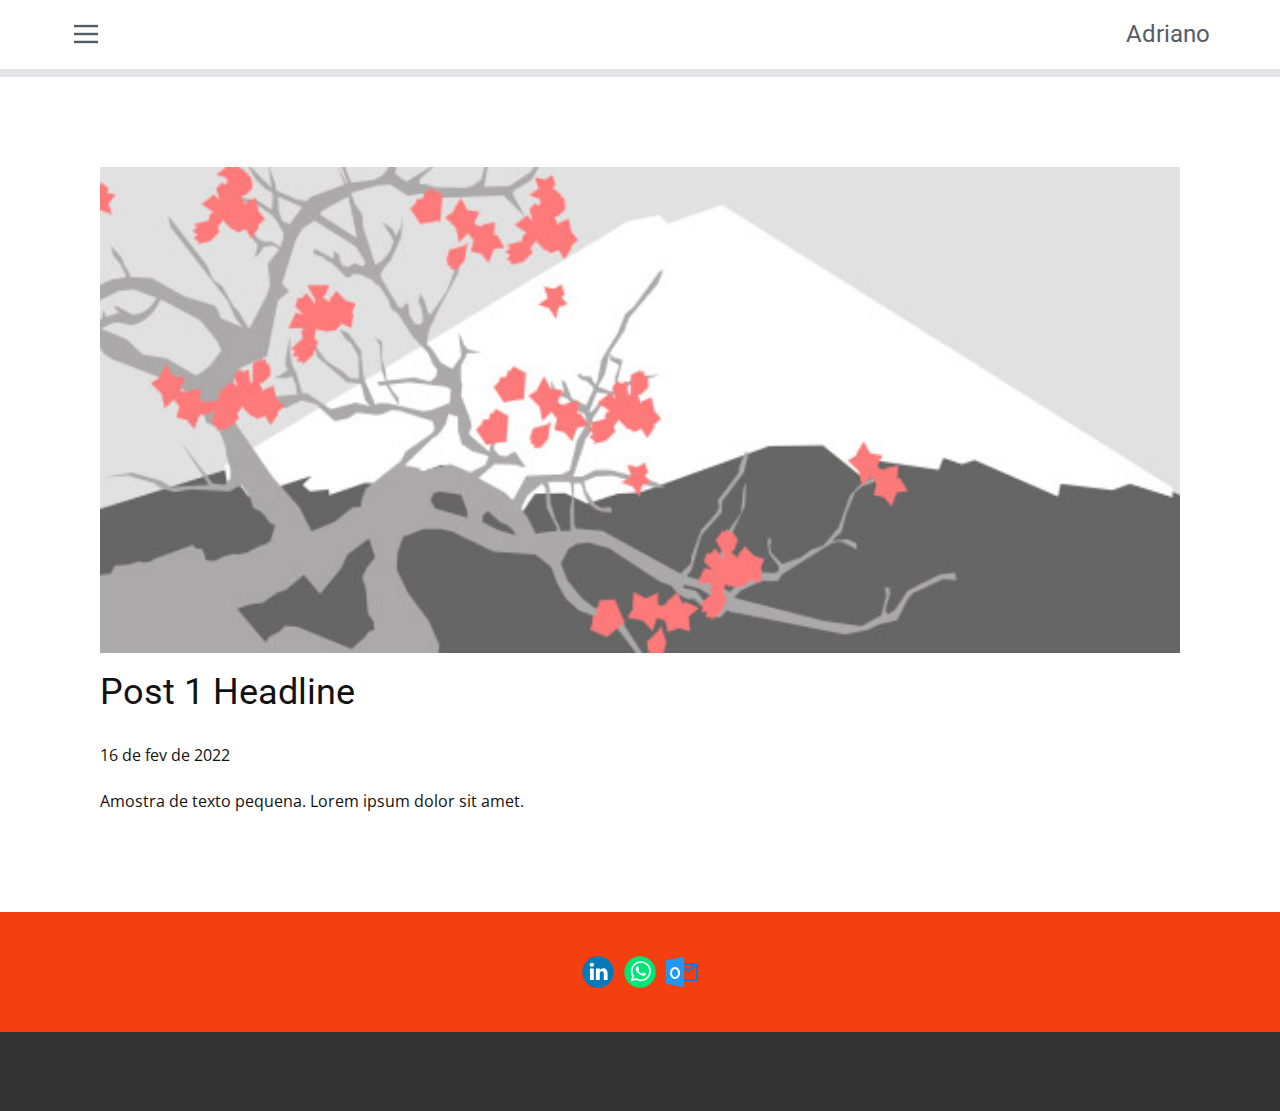
<file: blog/post.html>
<!DOCTYPE html>
<html style="font-size: 16px;" lang="pt"><head>
    <meta name="viewport" content="width=device-width, initial-scale=1.0">
    <meta charset="utf-8">
    <meta name="keywords" content="Post 1 Headline">
    <meta name="description" content="">
    <title>Post 1 Headline</title>
    <link rel="stylesheet" href="../nicepage.css" media="screen">
<link rel="stylesheet" href="../Post-Template.css" media="screen">
    <script class="u-script" type="text/javascript" src="../jquery.js" defer=""></script>
    <script class="u-script" type="text/javascript" src="../nicepage.js" defer=""></script>
    <meta name="generator" content="Nicepage 6.2.1, nicepage.com">
    <link id="u-theme-google-font" rel="stylesheet" href="https://fonts.googleapis.com/css?family=Roboto:100,100i,300,300i,400,400i,500,500i,700,700i,900,900i|Open+Sans:300,300i,400,400i,500,500i,600,600i,700,700i,800,800i">
    
    
    
    <script type="application/ld+json">{
		"@context": "http://schema.org",
		"@type": "Organization",
		"name": "Portfólio de Projetos",
		"sameAs": [
				"https://www.linkedin.com/in/adrianogvs/",
				"https://api.whatsapp.com/send?phone=5527988077337&text=Ol%C3%A1%2C%20seja%20bem-vindo(a)%20ao%20meu%20Whatsapp!",
				"adrianogvs@hotmail.com.br"
		]
}</script>
    <meta name="theme-color" content="#478ac9">
  <meta data-intl-tel-input-cdn-path="intlTelInput/"></head>
  <body data-path-to-root="./" data-include-products="false" class="u-body u-xl-mode" data-lang="pt"><header class="u-border-8 u-border-custom-color-4 u-border-no-left u-border-no-right u-border-no-top u-clearfix u-custom-border u-header u-sticky u-sticky-c758 u-white u-header" id="sec-f16b"><div class="u-clearfix u-sheet u-sheet-1">
        <nav class="u-align-left u-menu u-menu-hamburger u-offcanvas u-menu-1" data-responsive-from="XL">
          <div class="menu-collapse">
            <a class="u-button-style u-nav-link u-text-palette-5-dark-2" href="#" style="padding: 4px; font-size: calc(1em + 8px);">
              <svg class="u-svg-link" preserveAspectRatio="xMidYMin slice" viewBox="0 0 302 302" style=""><use xmlns:xlink="http://www.w3.org/1999/xlink" xlink:href="#svg-5c50"></use></svg>
              <svg xmlns="http://www.w3.org/2000/svg" xmlns:xlink="http://www.w3.org/1999/xlink" version="1.1" id="svg-5c50" x="0px" y="0px" viewBox="0 0 302 302" style="enable-background:new 0 0 302 302;" xml:space="preserve" class="u-svg-content"><g><rect y="36" width="302" height="30"></rect><rect y="236" width="302" height="30"></rect><rect y="136" width="302" height="30"></rect>
</g><g></g><g></g><g></g><g></g><g></g><g></g><g></g><g></g><g></g><g></g><g></g><g></g><g></g><g></g><g></g></svg>
            </a>
          </div>
          <div class="u-custom-menu u-nav-container">
            <ul class="u-nav u-unstyled u-nav-1"><li class="u-nav-item"><a class="u-button-style u-nav-link u-text-active-palette-1-base u-text-hover-palette-2-base" href="../Portfólio---Adriano-Vilela.html" style="padding: 10px 20px;">Portfólio -&nbsp;Adriano Vilela</a>
</li><li class="u-nav-item"><a class="u-button-style u-nav-link u-text-active-palette-1-base u-text-hover-palette-2-base" href="../Portfólio---Adriano-Vilela.html#sec-cb56" style="padding: 10px 20px;">Sobre</a>
</li><li class="u-nav-item"><a class="u-button-style u-nav-link u-text-active-palette-1-base u-text-hover-palette-2-base" href="../Portfólio---Adriano-Vilela.html#sec-140b" style="padding: 10px 20px;">Skills</a>
</li><li class="u-nav-item"><a class="u-button-style u-nav-link u-text-active-palette-1-base u-text-hover-palette-2-base" href="../Portfólio---Adriano-Vilela.html#carousel_1320" style="padding: 10px 20px;">Experiências</a>
</li><li class="u-nav-item"><a class="u-button-style u-nav-link u-text-active-palette-1-base u-text-hover-palette-2-base" href="../Portfólio---Adriano-Vilela.html#sec-0127" style="padding: 10px 20px;">Projetos</a>
</li><li class="u-nav-item"><a class="u-button-style u-nav-link u-text-active-palette-1-base u-text-hover-palette-2-base" href="../Contact.html" style="padding: 10px 20px;">Contact</a>
</li></ul>
          </div>
          <div class="u-custom-menu u-nav-container-collapse">
            <div class="u-align-center u-container-style u-custom-color-6 u-inner-container-layout u-opacity u-opacity-95 u-sidenav u-sidenav-1" data-offcanvas-width="402">
              <div class="u-inner-container-layout u-sidenav-overflow">
                <div class="u-menu-close"></div>
                <ul class="u-align-left u-nav u-popupmenu-items u-spacing-6 u-unstyled u-nav-2"><li class="u-nav-item"><a class="u-button-style u-nav-link" href="../Portfólio---Adriano-Vilela.html" style="padding: 24px 20px;">Portfólio -&nbsp;Adriano Vilela</a>
</li><li class="u-nav-item"><a class="u-button-style u-nav-link" href="../Portfólio---Adriano-Vilela.html#sec-cb56" style="padding: 24px 20px;">Sobre</a>
</li><li class="u-nav-item"><a class="u-button-style u-nav-link" href="../Portfólio---Adriano-Vilela.html#sec-140b" style="padding: 24px 20px;">Skills</a>
</li><li class="u-nav-item"><a class="u-button-style u-nav-link" href="../Portfólio---Adriano-Vilela.html#carousel_1320" style="padding: 24px 20px;">Experiências</a>
</li><li class="u-nav-item"><a class="u-button-style u-nav-link" href="../Portfólio---Adriano-Vilela.html#sec-0127" style="padding: 24px 20px;">Projetos</a>
</li><li class="u-nav-item"><a class="u-button-style u-nav-link" href="../Contact.html" style="padding: 24px 20px;">Contact</a>
</li></ul>
              </div>
            </div>
            <div class="u-black u-menu-overlay u-opacity u-opacity-70"></div>
          </div>
        </nav>
        <h3 class="u-headline u-text u-text-default u-text-palette-5-dark-2 u-text-1">
          <a href="/">Adriano </a>
        </h3>
      </div><style class="u-sticky-style" data-style-id="c758">.u-sticky-fixed.u-sticky-c758:before, .u-body.u-sticky-fixed .u-sticky-c758:before {
borders: top right bottom left !important; border-color: #ffffff !important; border-width: 2px !important
}</style></header>
    <section class="u-align-center u-clearfix u-section-1" id="sec-787d">
      <div class="u-clearfix u-sheet u-valign-middle-md u-valign-middle-sm u-valign-middle-xs u-sheet-1"><!--post_details--><!--post_details_options_json--><!--{"source":""}--><!--/post_details_options_json--><!--blog_post-->
        <div class="u-container-style u-expanded-width u-post-details u-post-details-1">
          <div class="u-container-layout u-valign-middle u-container-layout-1"><!--blog_post_image-->
            <img alt="" class="u-blog-control u-expanded-width u-image u-image-default u-image-1" src="../images/0fd3416c.jpeg"><!--/blog_post_image--><!--blog_post_header-->
            <h2 class="u-blog-control u-text u-text-1">Post 1 Headline</h2><!--/blog_post_header--><!--blog_post_metadata-->
            <div class="u-blog-control u-metadata u-metadata-1"><!--blog_post_metadata_date-->
              <span class="u-meta-date u-meta-icon">16 de fev de 2022</span><!--/blog_post_metadata_date--><!--blog_post_metadata_category-->
              <!--/blog_post_metadata_category--><!--blog_post_metadata_comments-->
              <!--/blog_post_metadata_comments-->
            </div><!--/blog_post_metadata--><!--blog_post_content-->
            <div class="u-align-justify u-blog-control u-post-content u-text u-text-2 fr-view">
  Amostra de texto pequena. Lorem ipsum dolor sit amet.
  </div><!--/blog_post_content-->
          </div>
        </div><!--/blog_post--><!--/post_details-->
      </div>
    </section>
    
    
    
    <footer class="u-clearfix u-custom-color-1 u-footer" id="sec-0ba6"><div class="u-clearfix u-sheet u-sheet-1">
        <div class="u-align-left u-social-icons u-spacing-10 u-social-icons-1">
          <a class="u-social-url" title="linkedin" target="_blank" href="https://www.linkedin.com/in/adrianogvs/"><span class="u-icon u-social-icon u-social-linkedin u-icon-1"><svg class="u-svg-link" preserveAspectRatio="xMidYMin slice" viewBox="0 0 112 112" style=""><use xmlns:xlink="http://www.w3.org/1999/xlink" xlink:href="#svg-ad49"></use></svg><svg class="u-svg-content" viewBox="0 0 112 112" x="0" y="0" id="svg-ad49"><circle fill="currentColor" cx="56.1" cy="56.1" r="55"></circle><path fill="#FFFFFF" d="M41.3,83.7H27.9V43.4h13.4V83.7z M34.6,37.9L34.6,37.9c-4.6,0-7.5-3.1-7.5-7c0-4,3-7,7.6-7s7.4,3,7.5,7
            C42.2,34.8,39.2,37.9,34.6,37.9z M89.6,83.7H76.2V62.2c0-5.4-1.9-9.1-6.8-9.1c-3.7,0-5.9,2.5-6.9,4.9c-0.4,0.9-0.4,2.1-0.4,3.3v22.5
            H48.7c0,0,0.2-36.5,0-40.3h13.4v5.7c1.8-2.7,5-6.7,12.1-6.7c8.8,0,15.4,5.8,15.4,18.1V83.7z"></path></svg></span>
          </a>
          <a class="u-social-url" target="_blank" data-type="Whatsapp" title="Whatsapp" href="https://api.whatsapp.com/send?phone=5527988077337&amp;text=Ol%C3%A1%2C%20seja%20bem-vindo(a)%20ao%20meu%20Whatsapp!"><span class="u-icon u-social-icon u-social-whatsapp u-icon-2"><svg class="u-svg-link" preserveAspectRatio="xMidYMin slice" viewBox="0 0 112 112" style=""><use xmlns:xlink="http://www.w3.org/1999/xlink" xlink:href="#svg-d488"></use></svg><svg class="u-svg-content" viewBox="0 0 112 112" x="0" y="0" id="svg-d488"><circle fill="currentColor" cx="56.1" cy="56.1" r="55"></circle><path fill="#FFFFFF" d="M83.8,28.3C77.2,21.7,68.4,18,59,18c-19.3,0-35.1,15.7-35.1,35.1c0,6.2,1.6,12.2,4.7,17.5l-5,18.2L42.2,84
	c5.1,2.8,10.9,4.3,16.8,4.3h0l0,0c19.3,0,35.1-15.7,35.1-35.1C94.1,43.8,90.5,35,83.8,28.3 M59,82.3L59,82.3
	c-5.2,0-10.4-1.4-14.9-4.1l-1.1-0.6l-11,2.9L35,69.8l-0.7-1.1c-2.9-4.6-4.5-10-4.5-15.5C29.8,37,42.9,24,59,24
	c7.8,0,15.1,3,20.6,8.6c5.5,5.5,8.5,12.8,8.5,20.6C88.2,69.2,75.1,82.3,59,82.3 M75,60.5c-0.9-0.4-5.2-2.6-6-2.9
	c-0.8-0.3-1.4-0.4-2,0.4s-2.3,2.9-2.8,3.4c-0.5,0.6-1,0.7-1.9,0.2c-0.9-0.4-3.7-1.4-7.1-4.4c-2.6-2.3-4.4-5.2-4.9-6.1
	c-0.5-0.9-0.1-1.4,0.4-1.8c0.4-0.4,0.9-1,1.3-1.5c0.4-0.5,0.6-0.9,0.9-1.5c0.3-0.6,0.1-1.1-0.1-1.5c-0.2-0.4-2-4.8-2.7-6.5
	c-0.7-1.7-1.4-1.5-2-1.5c-0.5,0-1.1,0-1.7,0c-0.6,0-1.5,0.2-2.3,1.1c-0.8,0.9-3.1,3-3.1,7.3c0,4.3,3.1,8.5,3.6,9.1
	c0.4,0.6,6.2,9.4,15,13.2c2.1,0.9,3.7,1.4,5,1.8c2.1,0.7,4,0.6,5.5,0.3c1.7-0.3,5.2-2.1,5.9-4.2c0.7-2,0.7-3.8,0.5-4.2
	C76.5,61.1,75.9,60.9,75,60.5"></path></svg></span>
          </a>
          <a class="u-social-url" target="_blank" data-type="Custom" title="Custom" href="../adrianogvs@hotmail.com.br"><span class="u-file-icon u-icon u-social-custom u-social-icon u-icon-3"><img src="../images/732223.png" alt=""></span>
          </a>
        </div>
      </div></footer>
      <section class="u-backlink u-clearfix u-grey-80">
        <a class="u-link" href="" target="_blank">
          <span></span>
        </a>
        <p class="u-text">
          <span></span>
        </p>
        <a class="u-link" href="" target="_blank">
          <span></span>
        </a>
      </section>
    
  </body></html>
</file>
